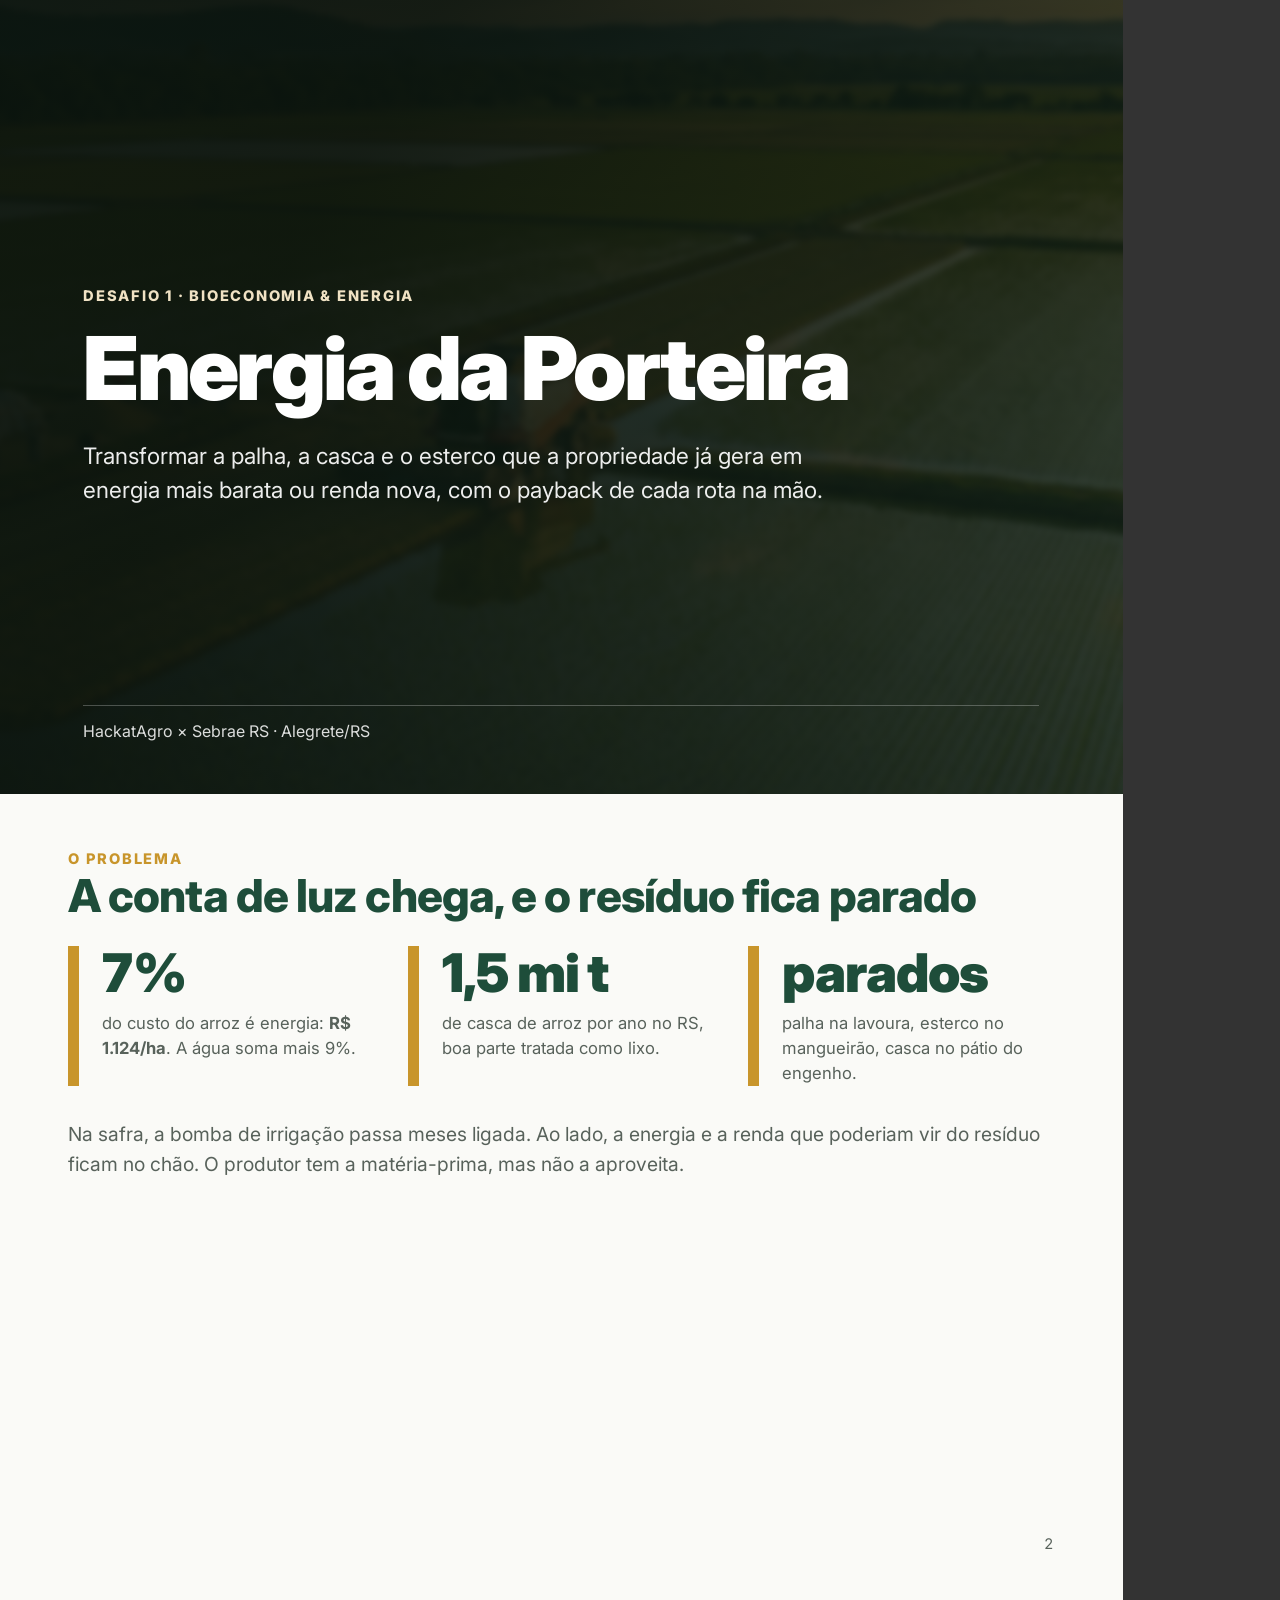
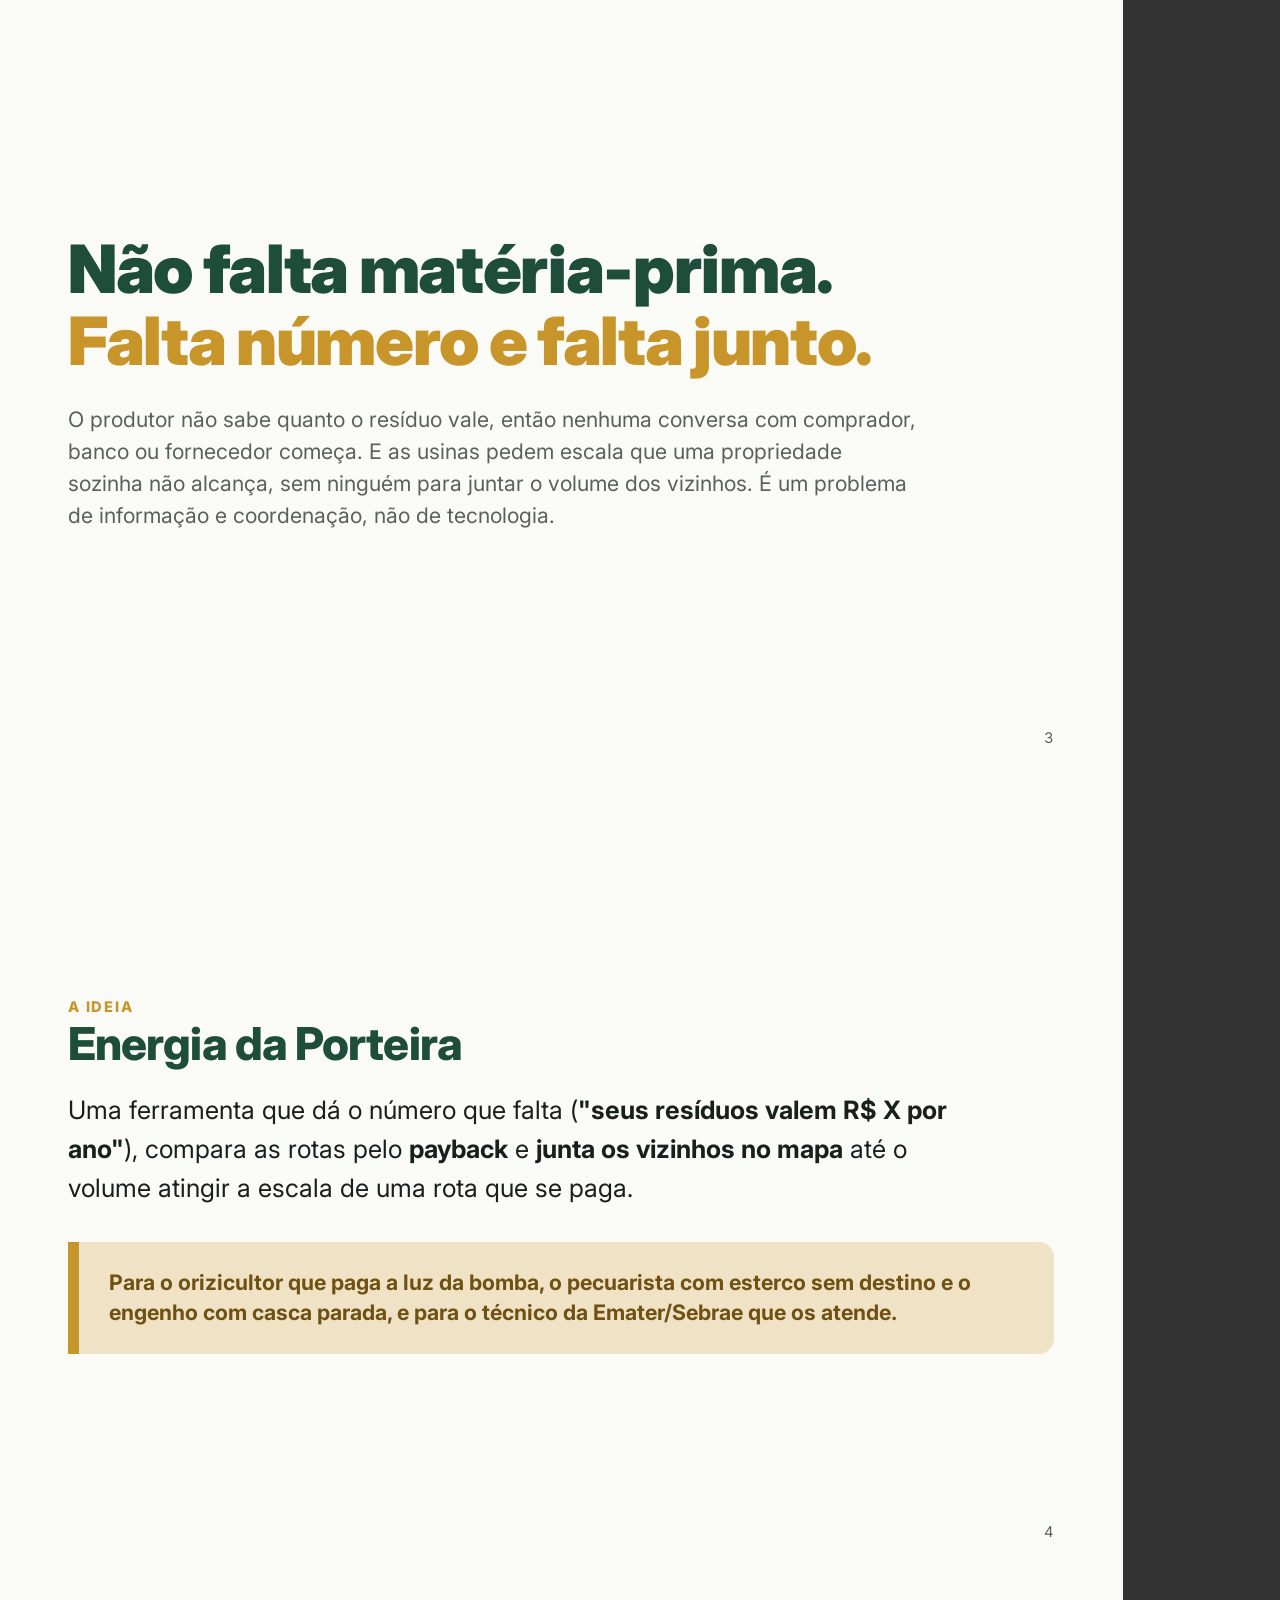
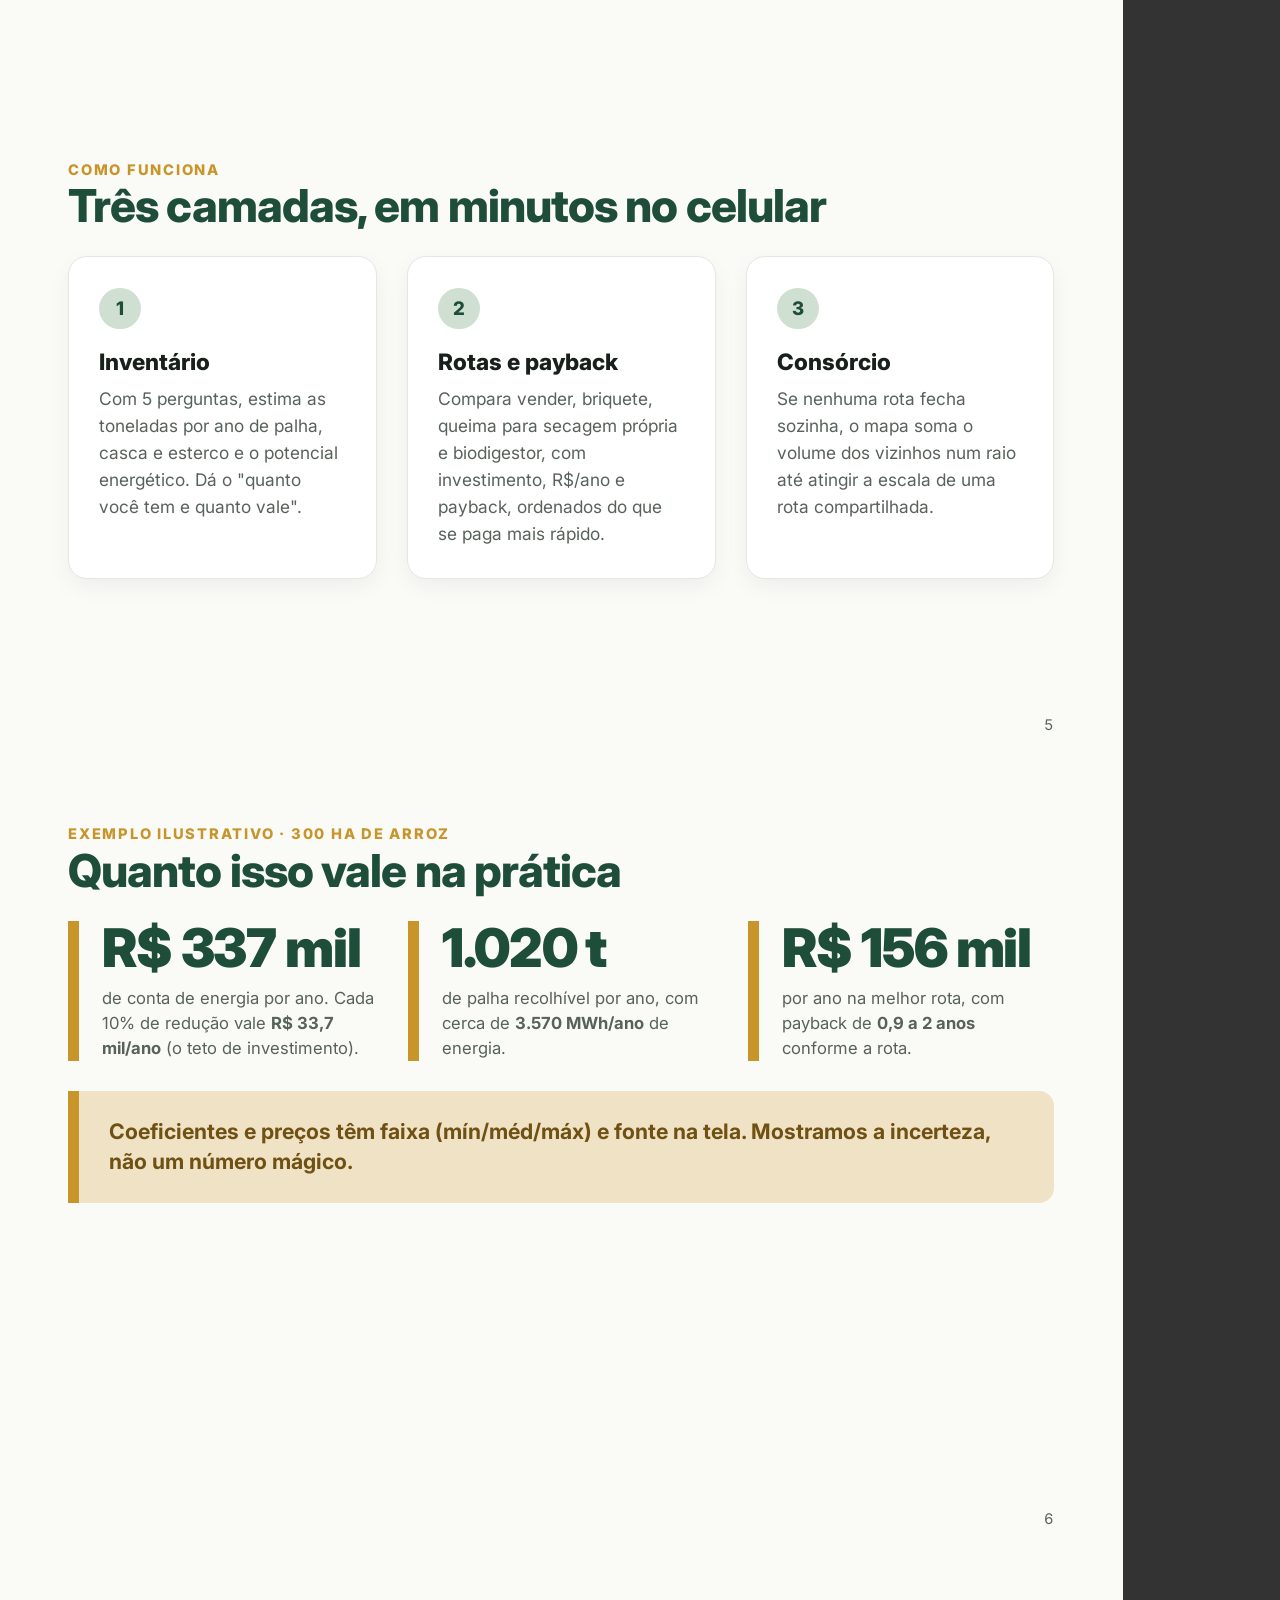
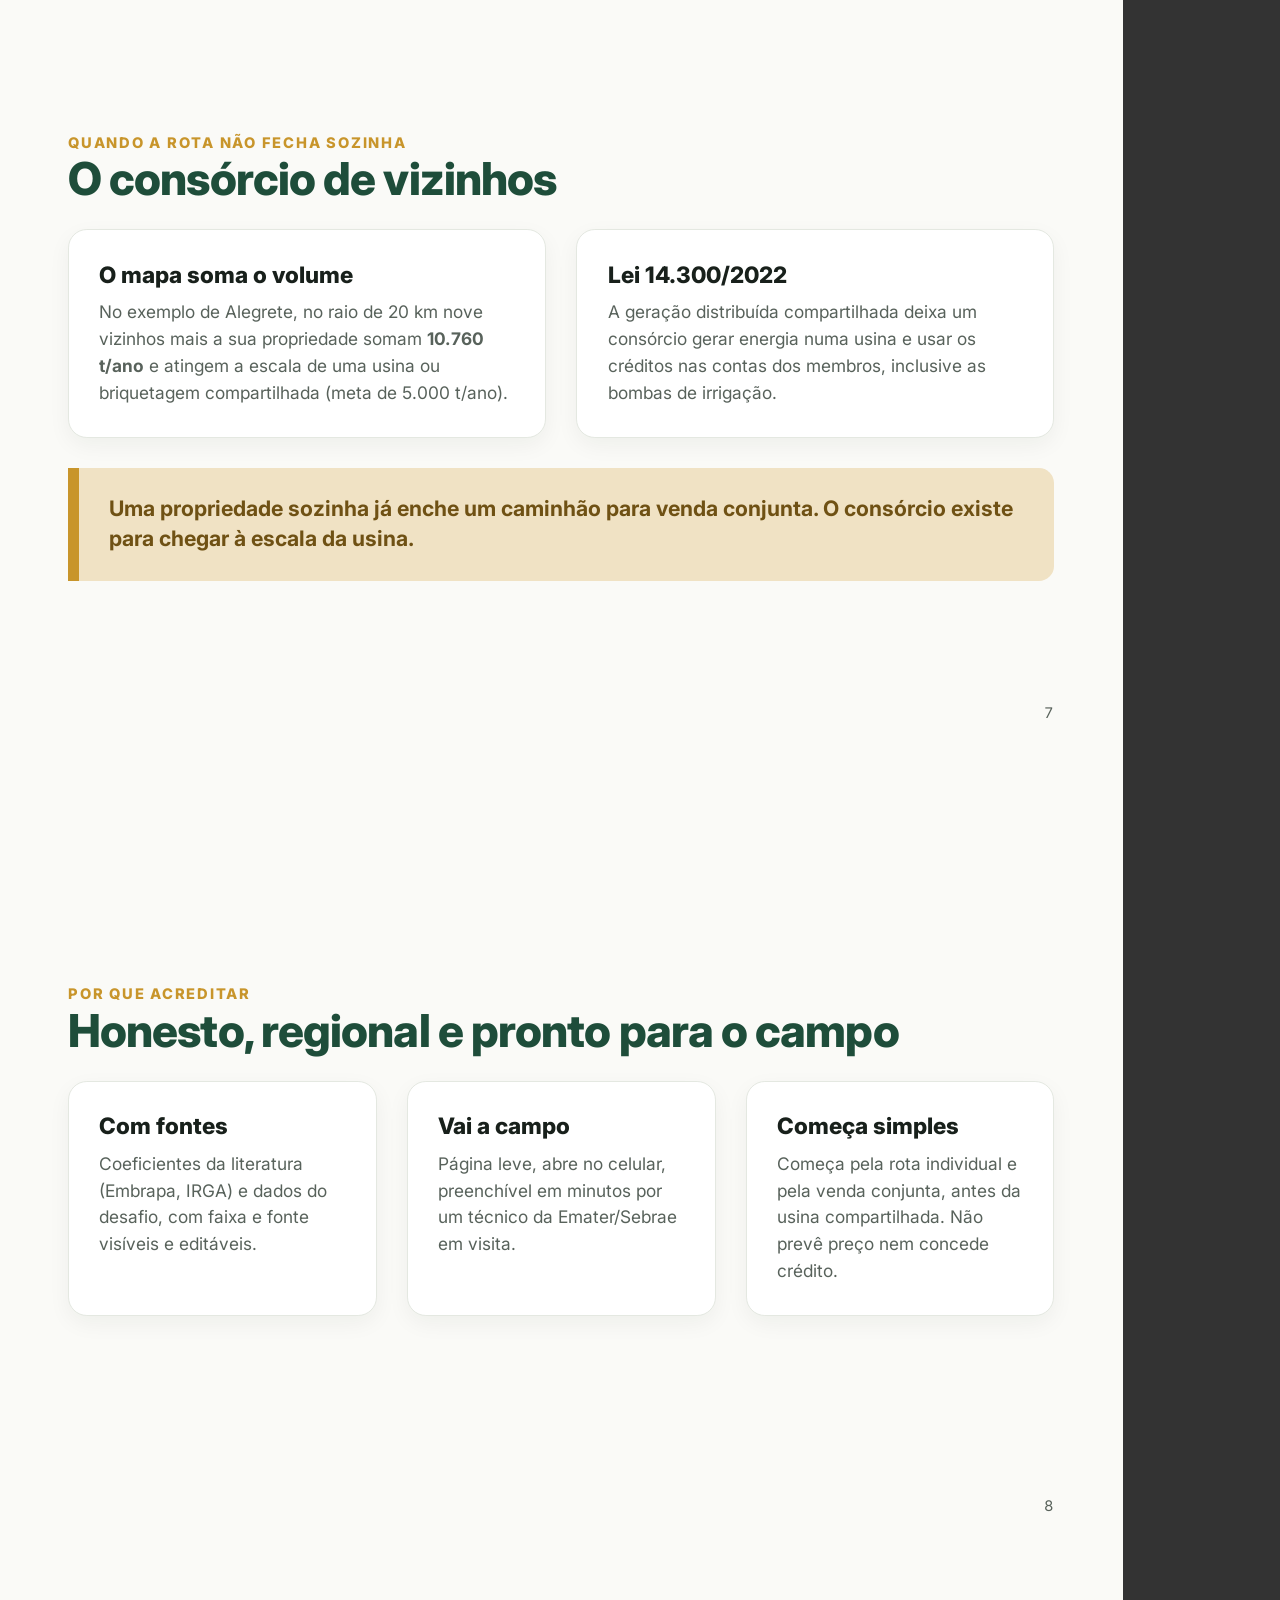
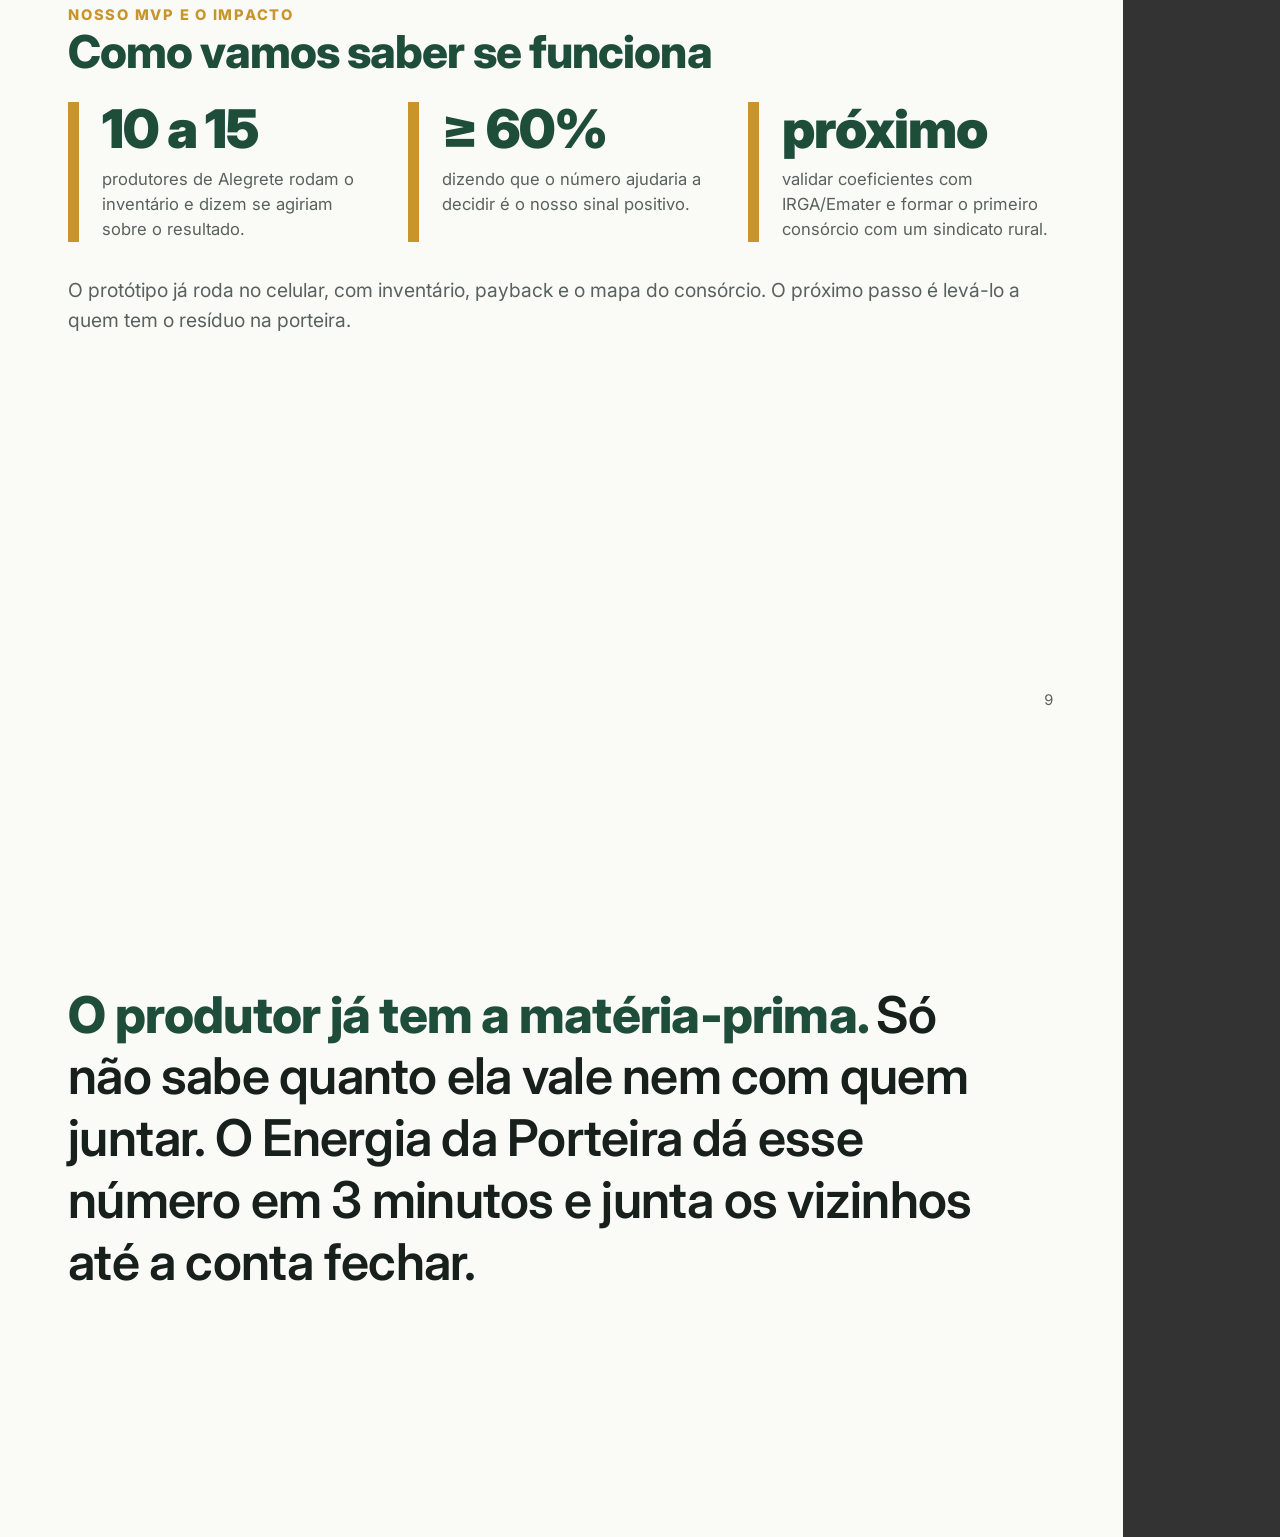
<file: Desafio 1 - Energia da Porteira/pitch.html>
<!doctype html>
<html lang="pt-BR">
<head>
<meta charset="utf-8">
<title>Energia da Porteira — Pitch</title>
<style>
  @import url('https://fonts.googleapis.com/css2?family=Inter:wght@400;500;600;700;800;900&display=swap');
  :root{
    --lavoura:#1E4D3A; --lavoura2:#163b2c; --lavoura-claro:#CFE0D3;
    --casca:#C8952B; --casca-claro:#F0E2C4; --barro:#9A3F24;
    --papel:#FAFAF7; --tinta:#18201B; --suave:#58625B; --nevoa:#E4E8E1; --branco:#fff;
    --fonte:Inter,system-ui,'Segoe UI',sans-serif;
  }
  *{box-sizing:border-box; margin:0; padding:0;}
  @page{ size:A4 landscape; margin:0; }
  html,body{ font-family:var(--fonte); color:var(--tinta); background:#333; }

  .slide{ position:relative; width:297mm; height:210mm; overflow:hidden; background:var(--papel);
    padding:15mm 18mm 16mm; display:flex; flex-direction:column; page-break-after:always; }
  .slide:last-child{ page-break-after:auto; }
  .slide.mid{ justify-content:center; }

  .kicker{ text-transform:uppercase; letter-spacing:.12em; font-size:11pt; font-weight:800; color:var(--casca); }
  h2{ font-size:34pt; font-weight:800; letter-spacing:-.02em; margin:1mm 0 7mm; color:var(--lavoura); line-height:1.05; }
  .lead{ font-size:14.5pt; color:var(--suave); line-height:1.55; }
  .foot{ position:absolute; right:18mm; bottom:9mm; font-size:11pt; color:var(--suave); font-variant-numeric:tabular-nums; }

  .cards{ display:grid; gap:8mm; }
  .c3{ grid-template-columns:repeat(3,1fr); }
  .c2{ grid-template-columns:repeat(2,1fr); }
  .card{ background:var(--branco); border:1px solid var(--nevoa); border-radius:5mm; padding:8mm; box-shadow:0 2mm 6mm rgba(24,32,27,.05); }
  .card .n{ display:inline-grid; place-items:center; width:11mm; height:11mm; border-radius:50%; background:var(--lavoura-claro); color:var(--lavoura); font-weight:800; font-size:14pt; margin-bottom:5mm; }
  .card h3{ font-size:17pt; font-weight:800; color:var(--tinta); margin-bottom:3mm; }
  .card p{ font-size:13pt; color:var(--suave); line-height:1.55; }

  .stats{ display:grid; grid-template-columns:repeat(3,1fr); gap:9mm; }
  .stat{ border-left:3mm solid var(--casca); padding-left:6mm; }
  .stat .big{ font-size:40pt; font-weight:900; color:var(--lavoura); letter-spacing:-.02em; line-height:1; }
  .stat .lbl{ font-size:12.5pt; color:var(--suave); margin-top:3mm; line-height:1.5; }

  .destaque{ background:var(--casca-claro); border-left:3mm solid var(--casca); border-radius:0 4mm 4mm 0;
    padding:7mm 8mm; margin-top:8mm; font-size:16pt; font-weight:700; color:#6f5114; line-height:1.4; }

  /* capa com foto */
  .capa{ padding:0; }
  .capa .bg{ position:absolute; inset:0; background:var(--lavoura); }
  .capa .bg img{ width:100%; height:100%; object-fit:cover; filter:blur(3px); transform:scale(1.06); opacity:.55; }
  .capa .wash{ position:absolute; inset:0; background:linear-gradient(120deg, rgba(10,18,12,.9) 28%, rgba(10,18,12,.55) 100%); }
  .capa .in{ position:relative; z-index:2; color:#fff; height:100%; display:flex; flex-direction:column; justify-content:center; padding:0 22mm; }
  .capa .kicker{ color:var(--casca-claro); }
  .capa h1{ font-size:66pt; font-weight:900; letter-spacing:-.03em; line-height:1; margin:5mm 0 7mm; }
  .capa .sub{ font-size:17pt; color:rgba(255,255,255,.92); max-width:205mm; line-height:1.5; }
  .capa .meta{ position:absolute; z-index:2; left:22mm; right:22mm; bottom:14mm; color:rgba(255,255,255,.85);
    font-size:12pt; border-top:1px solid rgba(255,255,255,.25); padding-top:4mm; }

  .frase-slide{ justify-content:center; }
  .frase{ font-size:38pt; font-weight:800; line-height:1.22; letter-spacing:-.015em; color:var(--lavoura); max-width:250mm; }
  .frase .light{ color:var(--tinta); font-weight:600; }

  .virada{ justify-content:center; }
  .virada .big{ font-size:50pt; font-weight:900; letter-spacing:-.02em; line-height:1.08; color:var(--lavoura); }
  .virada .big .casca{ color:var(--casca); }
  .virada p{ font-size:16pt; color:var(--suave); margin-top:7mm; max-width:225mm; line-height:1.5; }
</style>
</head>
<body>

<!-- 1. CAPA -->
<section class="slide capa">
  <div class="bg"><img src="assets/hero.webp" alt=""></div>
  <div class="wash"></div>
  <div class="in">
    <p class="kicker">Desafio 1 · Bioeconomia &amp; Energia</p>
    <h1>Energia da Porteira</h1>
    <p class="sub">Transformar a palha, a casca e o esterco que a propriedade já gera em energia mais barata
      ou renda nova, com o payback de cada rota na mão.</p>
  </div>
  <div class="meta">HackatAgro × Sebrae RS · Alegrete/RS</div>
</section>

<!-- 2. O PROBLEMA -->
<section class="slide">
  <p class="kicker">O problema</p>
  <h2>A conta de luz chega, e o resíduo fica parado</h2>
  <div class="stats">
    <div class="stat"><div class="big">7%</div><div class="lbl">do custo do arroz é energia: <b>R$ 1.124/ha</b>. A água soma mais 9%.</div></div>
    <div class="stat"><div class="big">1,5 mi t</div><div class="lbl">de casca de arroz por ano no RS, boa parte tratada como lixo.</div></div>
    <div class="stat"><div class="big">parados</div><div class="lbl">palha na lavoura, esterco no mangueirão, casca no pátio do engenho.</div></div>
  </div>
  <p class="lead" style="margin-top:9mm">Na safra, a bomba de irrigação passa meses ligada. Ao lado, a energia e a
    renda que poderiam vir do resíduo ficam no chão. O produtor tem a matéria-prima, mas não a aproveita.</p>
  <div class="foot">2</div>
</section>

<!-- 3. A RAIZ -->
<section class="slide virada">
  <div class="big">Não falta matéria-prima.<br><span class="casca">Falta número e falta junto.</span></div>
  <p>O produtor não sabe quanto o resíduo vale, então nenhuma conversa com comprador, banco ou fornecedor começa.
    E as usinas pedem escala que uma propriedade sozinha não alcança, sem ninguém para juntar o volume dos vizinhos.
    É um problema de informação e coordenação, não de tecnologia.</p>
  <div class="foot">3</div>
</section>

<!-- 4. A IDEIA -->
<section class="slide mid">
  <p class="kicker">A ideia</p>
  <h2 style="margin-bottom:6mm">Energia da Porteira</h2>
  <p class="lead" style="font-size:19pt; color:var(--tinta); max-width:235mm">Uma ferramenta que dá o número que falta
    (<b>"seus resíduos valem R$ X por ano"</b>), compara as rotas pelo <b>payback</b> e <b>junta os vizinhos no mapa</b>
    até o volume atingir a escala de uma rota que se paga.</p>
  <div class="destaque" style="margin-top:9mm">Para o orizicultor que paga a luz da bomba, o pecuarista com esterco sem
    destino e o engenho com casca parada, e para o técnico da Emater/Sebrae que os atende.</div>
  <div class="foot">4</div>
</section>

<!-- 5. COMO FUNCIONA -->
<section class="slide mid">
  <p class="kicker">Como funciona</p>
  <h2>Três camadas, em minutos no celular</h2>
  <div class="cards c3">
    <div class="card"><span class="n">1</span><h3>Inventário</h3><p>Com 5 perguntas, estima as toneladas por ano de
      palha, casca e esterco e o potencial energético. Dá o "quanto você tem e quanto vale".</p></div>
    <div class="card"><span class="n">2</span><h3>Rotas e payback</h3><p>Compara vender, briquete, queima para secagem
      própria e biodigestor, com investimento, R$/ano e payback, ordenados do que se paga mais rápido.</p></div>
    <div class="card"><span class="n">3</span><h3>Consórcio</h3><p>Se nenhuma rota fecha sozinha, o mapa soma o volume
      dos vizinhos num raio até atingir a escala de uma rota compartilhada.</p></div>
  </div>
  <div class="foot">5</div>
</section>

<!-- 6. NÚMEROS -->
<section class="slide">
  <p class="kicker">Exemplo ilustrativo · 300 ha de arroz</p>
  <h2>Quanto isso vale na prática</h2>
  <div class="stats">
    <div class="stat"><div class="big">R$ 337 mil</div><div class="lbl">de conta de energia por ano. Cada 10% de redução vale <b>R$ 33,7 mil/ano</b> (o teto de investimento).</div></div>
    <div class="stat"><div class="big">1.020 t</div><div class="lbl">de palha recolhível por ano, com cerca de <b>3.570 MWh/ano</b> de energia.</div></div>
    <div class="stat"><div class="big">R$ 156 mil</div><div class="lbl">por ano na melhor rota, com payback de <b>0,9 a 2 anos</b> conforme a rota.</div></div>
  </div>
  <div class="destaque">Coeficientes e preços têm faixa (mín/méd/máx) e fonte na tela. Mostramos a incerteza, não um número mágico.</div>
  <div class="foot">6</div>
</section>

<!-- 7. CONSÓRCIO -->
<section class="slide mid">
  <p class="kicker">Quando a rota não fecha sozinha</p>
  <h2>O consórcio de vizinhos</h2>
  <div class="cards c2">
    <div class="card"><h3>O mapa soma o volume</h3><p>No exemplo de Alegrete, no raio de 20 km nove vizinhos mais a sua
      propriedade somam <b>10.760 t/ano</b> e atingem a escala de uma usina ou briquetagem compartilhada (meta de 5.000 t/ano).</p></div>
    <div class="card"><h3>Lei 14.300/2022</h3><p>A geração distribuída compartilhada deixa um consórcio gerar energia numa
      usina e usar os créditos nas contas dos membros, inclusive as bombas de irrigação.</p></div>
  </div>
  <div class="destaque">Uma propriedade sozinha já enche um caminhão para venda conjunta. O consórcio existe para chegar à escala da usina.</div>
  <div class="foot">7</div>
</section>

<!-- 8. POR QUE CONFIAR -->
<section class="slide mid">
  <p class="kicker">Por que acreditar</p>
  <h2>Honesto, regional e pronto para o campo</h2>
  <div class="cards c3">
    <div class="card"><h3>Com fontes</h3><p>Coeficientes da literatura (Embrapa, IRGA) e dados do desafio, com faixa e fonte visíveis e editáveis.</p></div>
    <div class="card"><h3>Vai a campo</h3><p>Página leve, abre no celular, preenchível em minutos por um técnico da Emater/Sebrae em visita.</p></div>
    <div class="card"><h3>Começa simples</h3><p>Começa pela rota individual e pela venda conjunta, antes da usina compartilhada. Não prevê preço nem concede crédito.</p></div>
  </div>
  <div class="foot">8</div>
</section>

<!-- 9. MVP E IMPACTO -->
<section class="slide">
  <p class="kicker">Nosso MVP e o impacto</p>
  <h2>Como vamos saber se funciona</h2>
  <div class="stats">
    <div class="stat"><div class="big">10 a 15</div><div class="lbl">produtores de Alegrete rodam o inventário e dizem se agiriam sobre o resultado.</div></div>
    <div class="stat"><div class="big">≥ 60%</div><div class="lbl">dizendo que o número ajudaria a decidir é o nosso sinal positivo.</div></div>
    <div class="stat"><div class="big">próximo</div><div class="lbl">validar coeficientes com IRGA/Emater e formar o primeiro consórcio com um sindicato rural.</div></div>
  </div>
  <p class="lead" style="margin-top:9mm">O protótipo já roda no celular, com inventário, payback e o mapa do consórcio.
    O próximo passo é levá-lo a quem tem o resíduo na porteira.</p>
  <div class="foot">9</div>
</section>

<!-- 10. FRASE -->
<section class="slide frase-slide">
  <p class="frase">O produtor já tem a matéria-prima. <span class="light">Só não sabe quanto ela vale nem com quem juntar.
    O Energia da Porteira dá esse número em 3 minutos e junta os vizinhos até a conta fechar.</span></p>
</section>

</body>
</html>
</file>
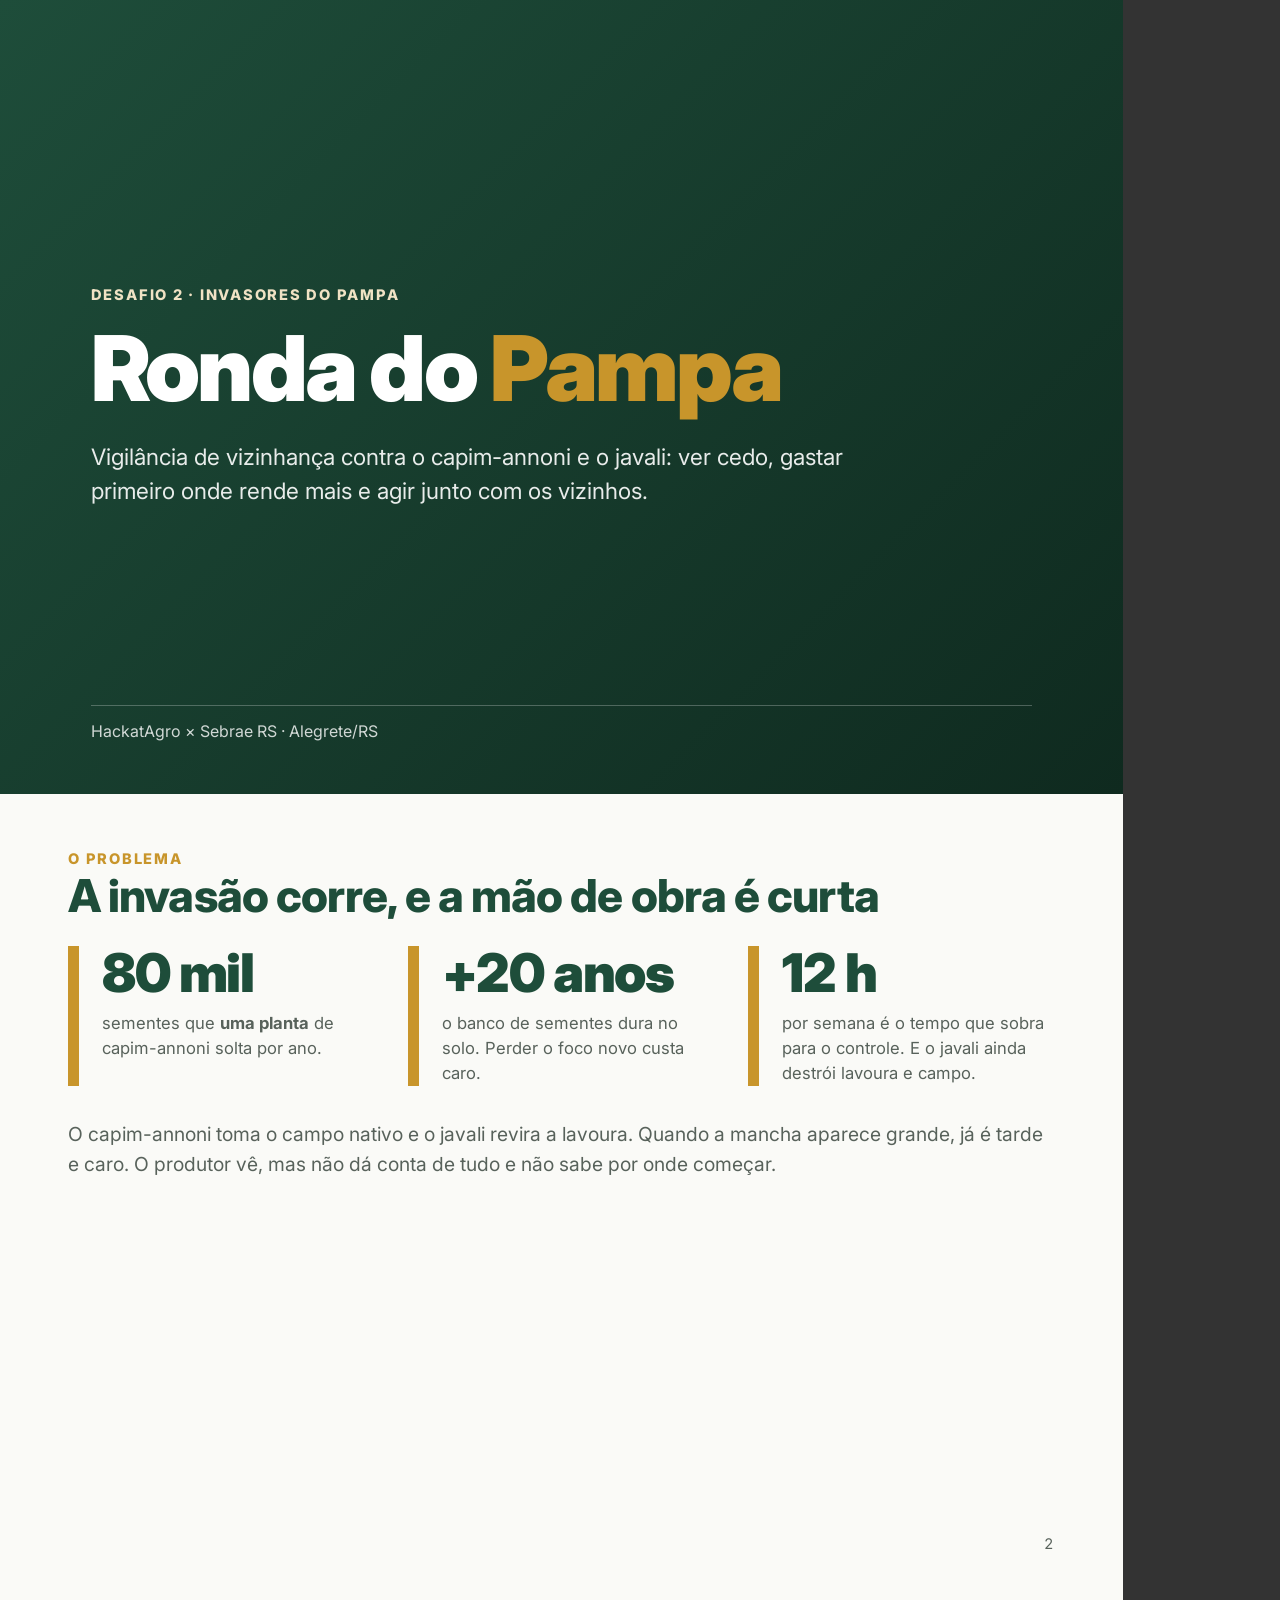
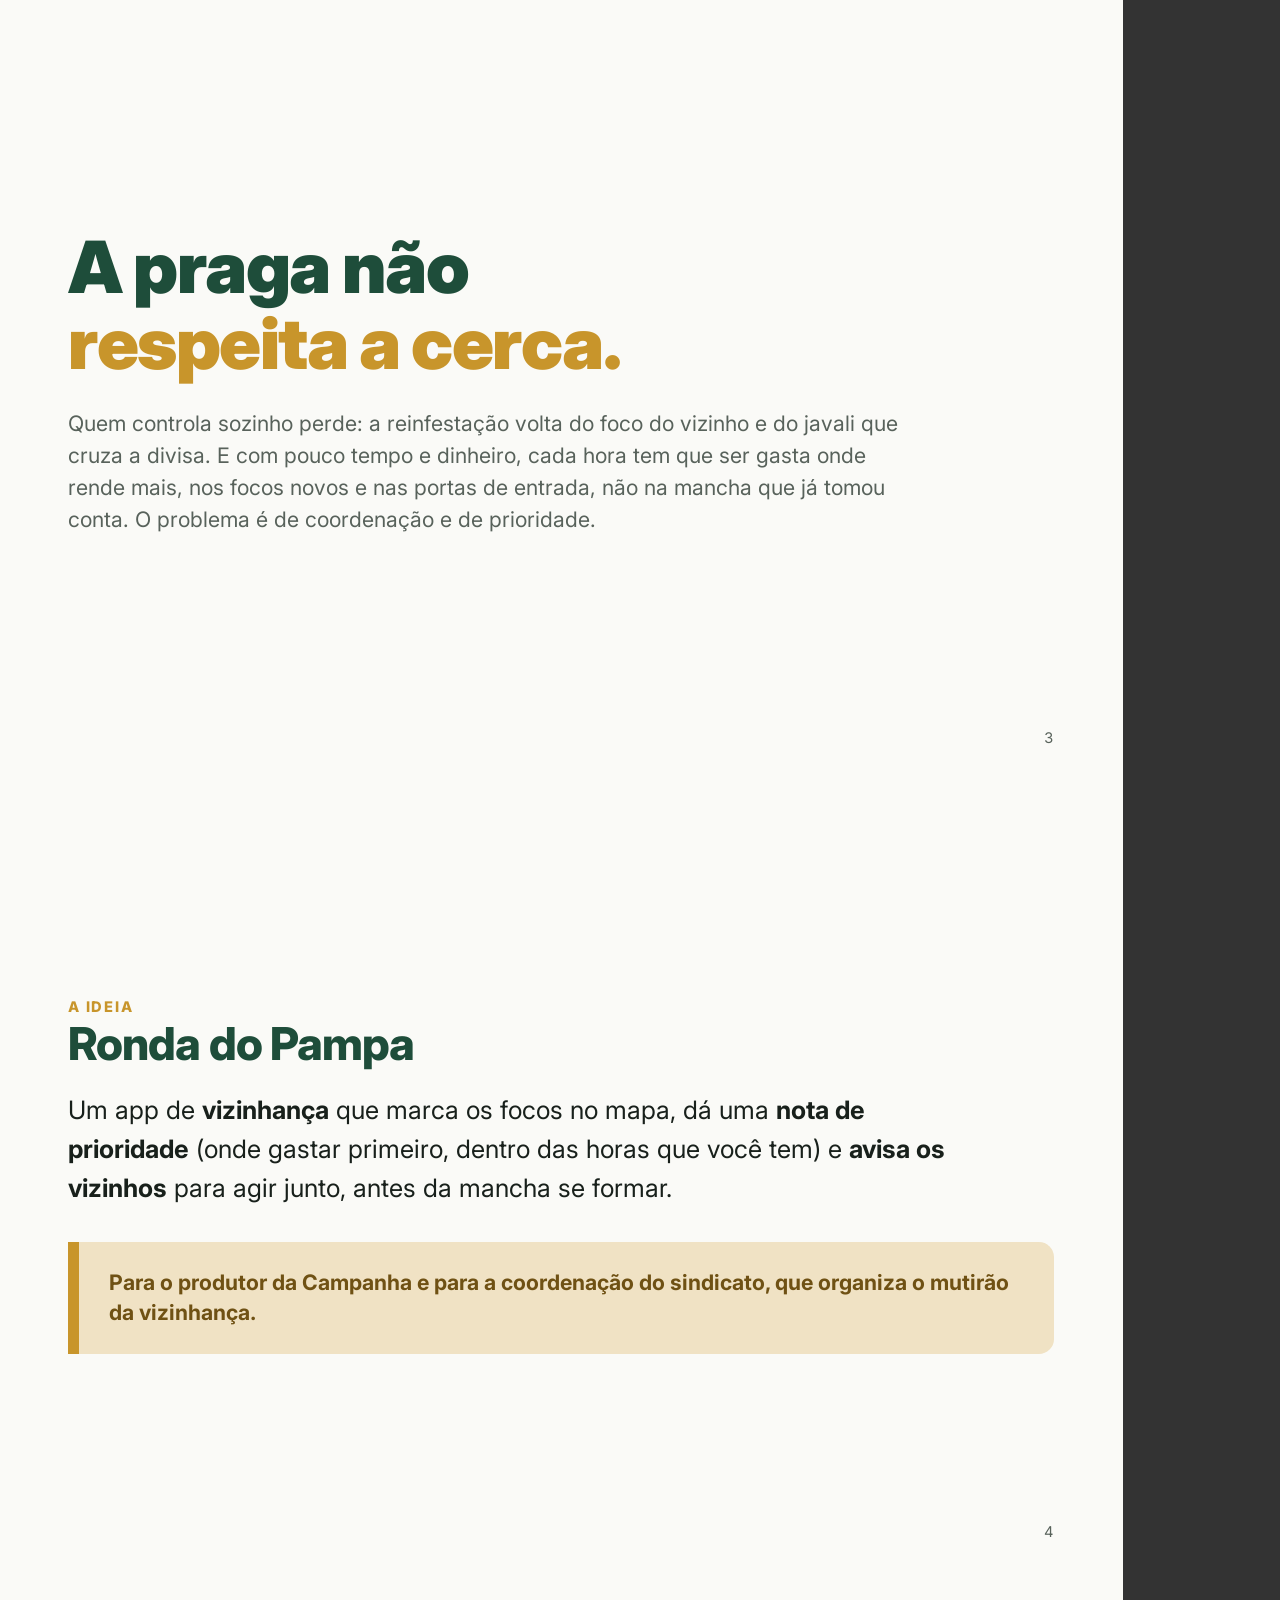
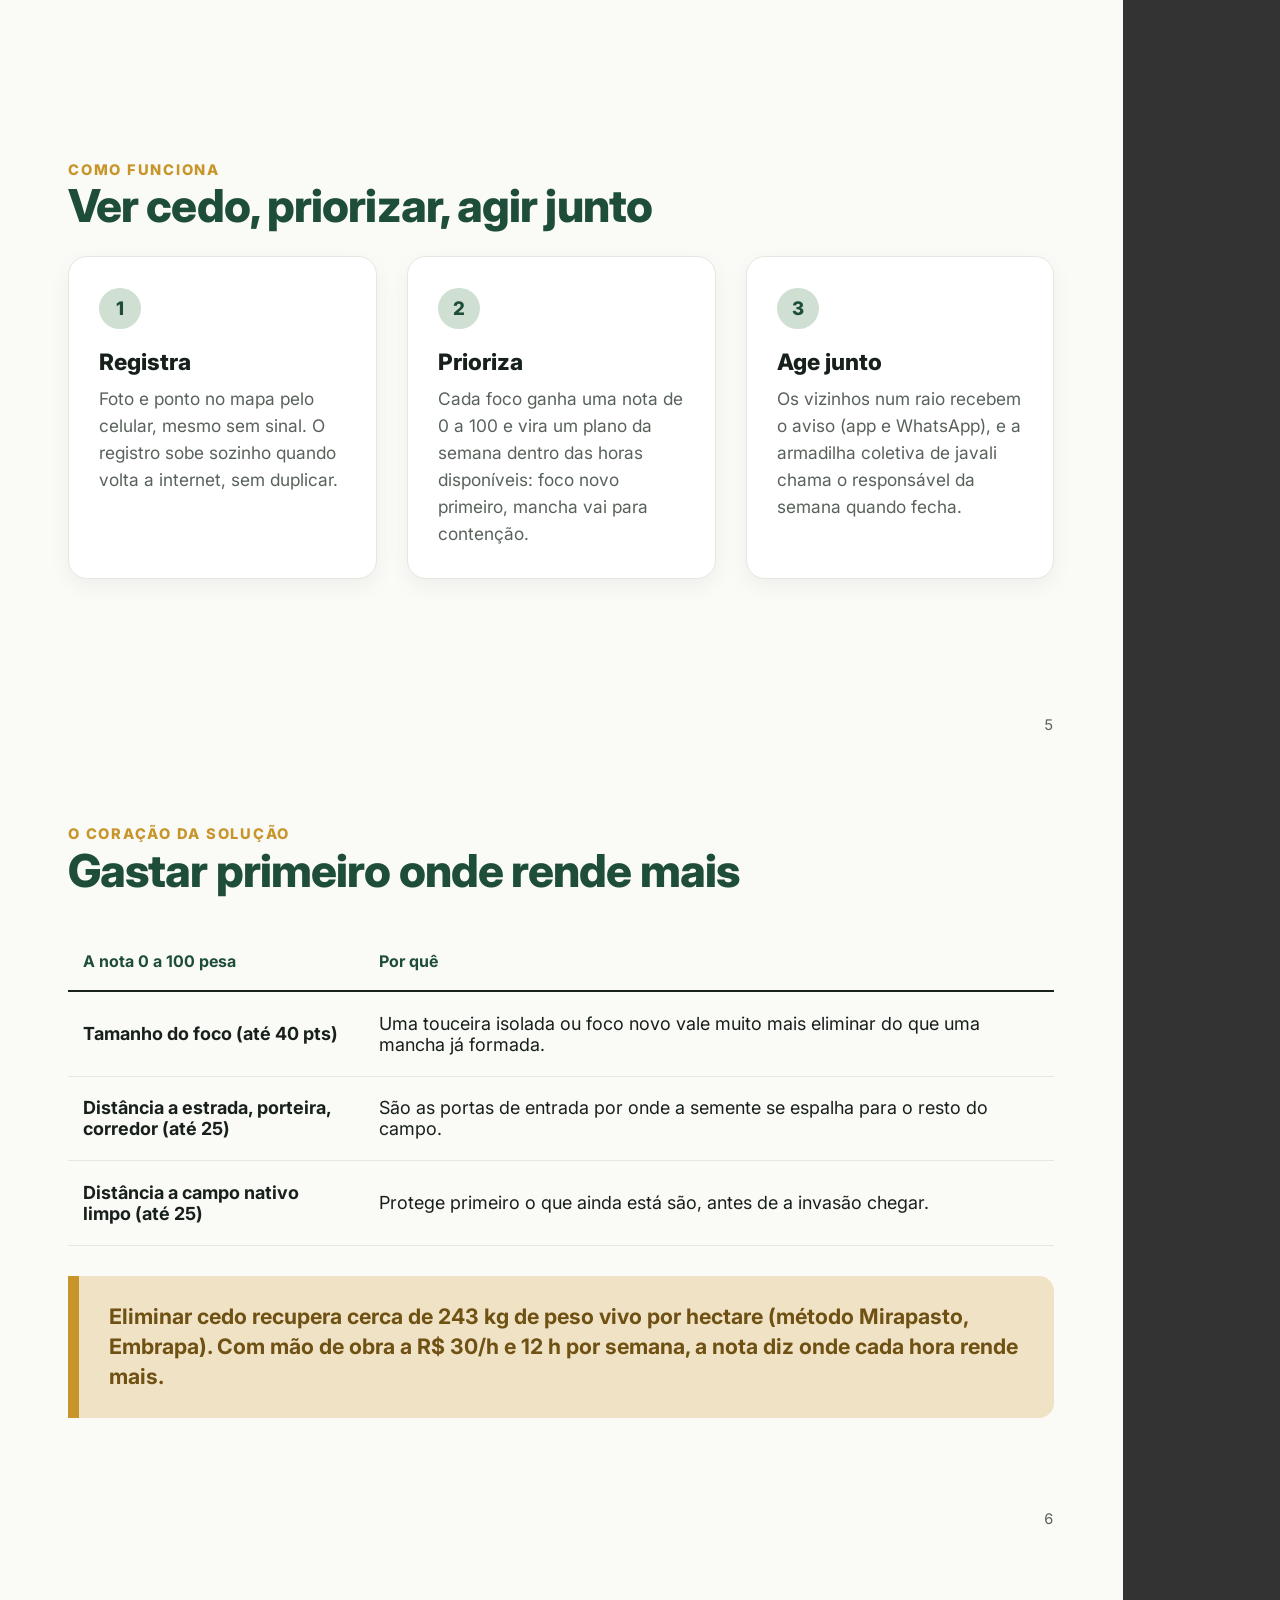
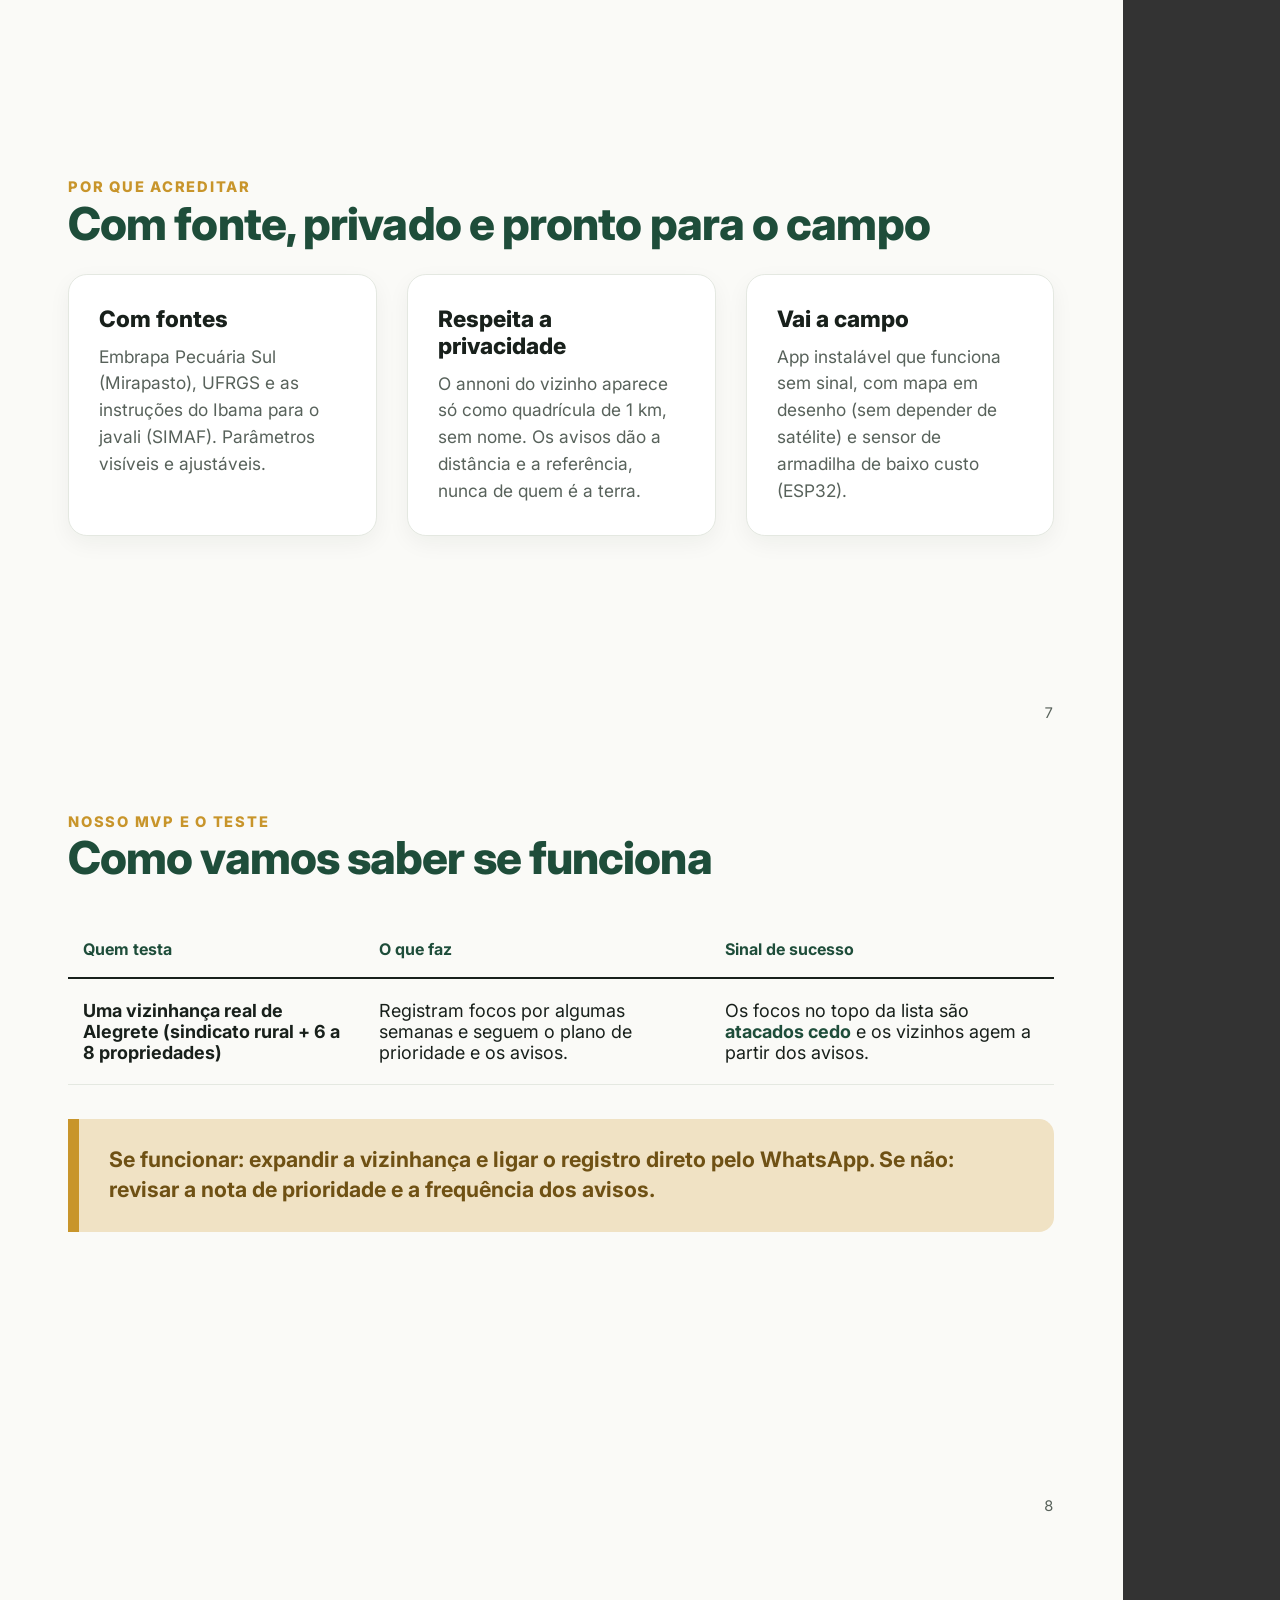
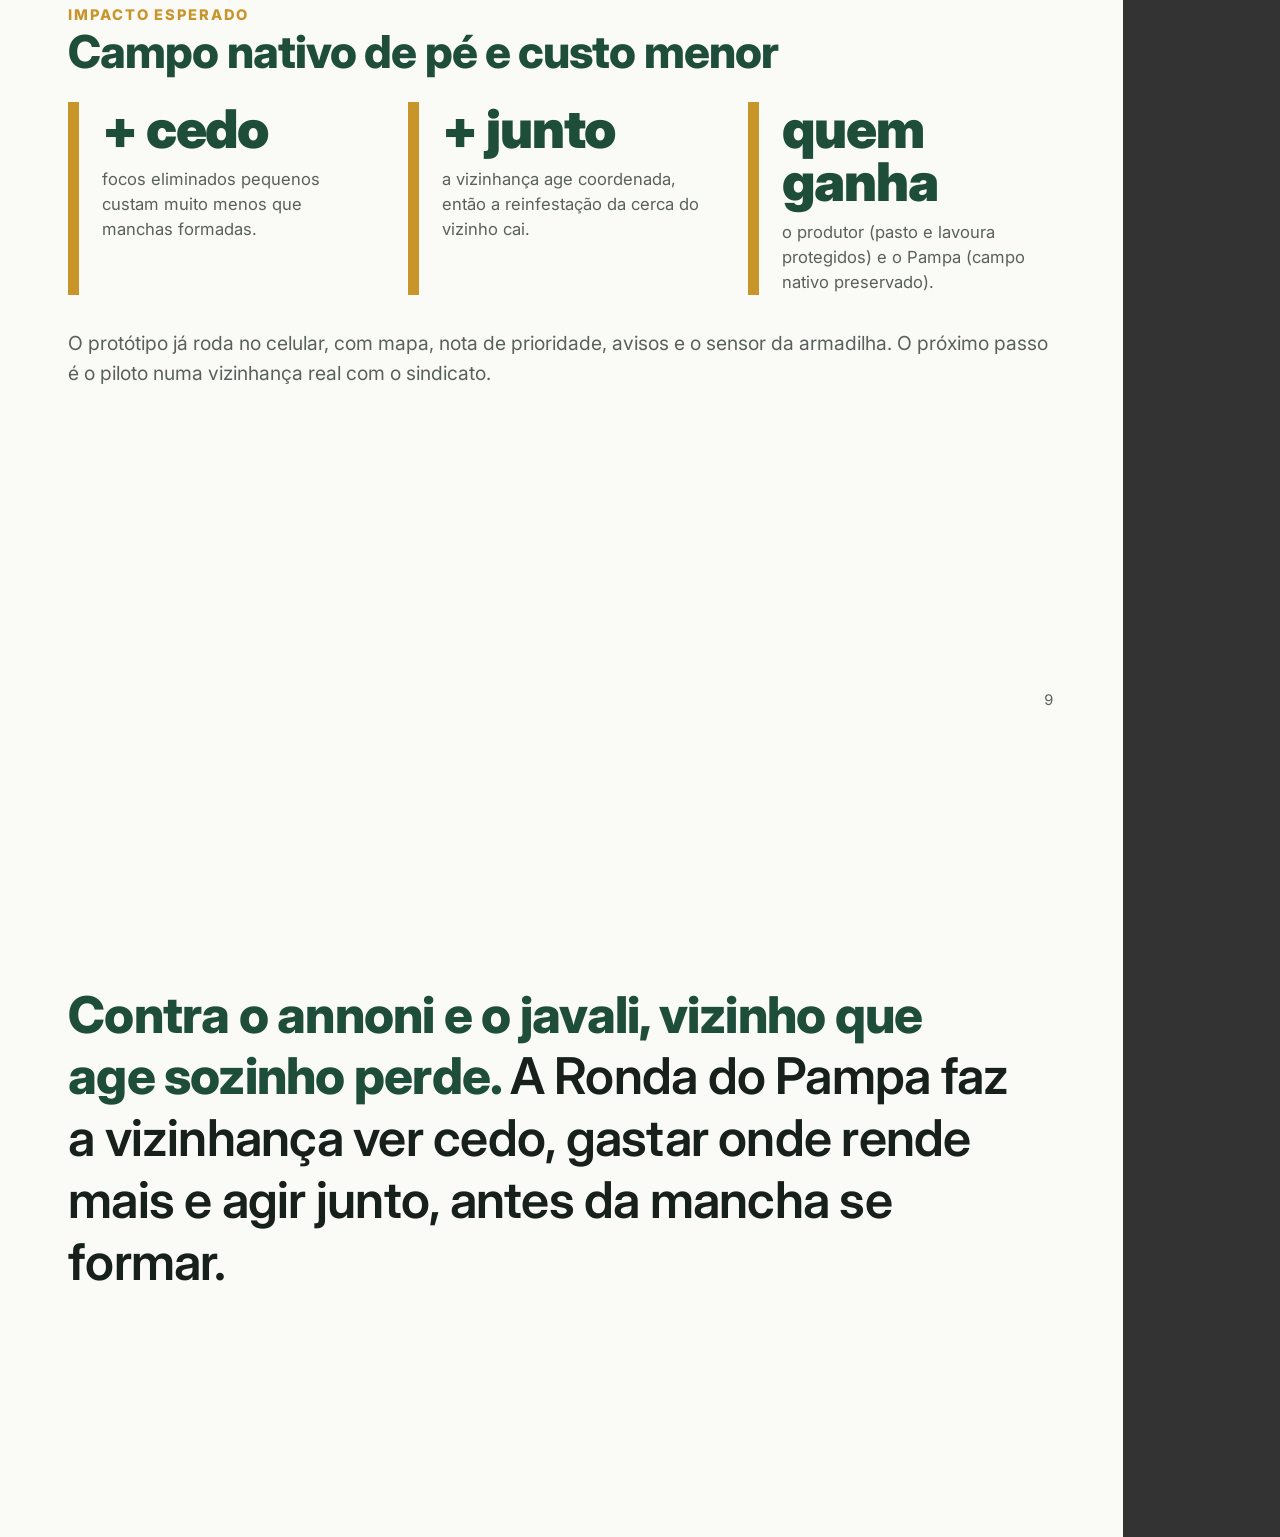
<file: Desafio 2 - Invasores do Pampa/pitch.html>
<!doctype html>
<html lang="pt-BR">
<head>
<meta charset="utf-8">
<title>Ronda do Pampa — Pitch</title>
<style>
  @import url('https://fonts.googleapis.com/css2?family=Inter:wght@400;500;600;700;800;900&display=swap');
  :root{
    --lavoura:#1E4D3A; --lavoura2:#0f2a1f; --lavoura-claro:#CFE0D3;
    --casca:#C8952B; --casca-claro:#F0E2C4; --barro:#9A3F24;
    --papel:#FAFAF7; --tinta:#18201B; --suave:#58625B; --nevoa:#E4E8E1; --branco:#fff;
    --fonte:Inter,system-ui,'Segoe UI',sans-serif;
  }
  *{box-sizing:border-box; margin:0; padding:0;}
  @page{ size:A4 landscape; margin:0; }
  html,body{ font-family:var(--fonte); color:var(--tinta); background:#333; }

  .slide{ position:relative; width:297mm; height:210mm; overflow:hidden; background:var(--papel);
    padding:15mm 18mm 16mm; display:flex; flex-direction:column; page-break-after:always; }
  .slide:last-child{ page-break-after:auto; }
  .slide.mid{ justify-content:center; }

  .kicker{ text-transform:uppercase; letter-spacing:.12em; font-size:11pt; font-weight:800; color:var(--casca); }
  h2{ font-size:34pt; font-weight:800; letter-spacing:-.02em; margin:1mm 0 7mm; color:var(--lavoura); line-height:1.05; }
  .lead{ font-size:14.5pt; color:var(--suave); line-height:1.55; }
  .foot{ position:absolute; right:18mm; bottom:9mm; font-size:11pt; color:var(--suave); font-variant-numeric:tabular-nums; }

  .cards{ display:grid; gap:8mm; }
  .c3{ grid-template-columns:repeat(3,1fr); }
  .c2{ grid-template-columns:repeat(2,1fr); }
  .card{ background:var(--branco); border:1px solid var(--nevoa); border-radius:5mm; padding:8mm; box-shadow:0 2mm 6mm rgba(24,32,27,.05); }
  .card .n{ display:inline-grid; place-items:center; width:11mm; height:11mm; border-radius:50%; background:var(--lavoura-claro); color:var(--lavoura); font-weight:800; font-size:14pt; margin-bottom:5mm; }
  .card h3{ font-size:17pt; font-weight:800; color:var(--tinta); margin-bottom:3mm; }
  .card p{ font-size:13pt; color:var(--suave); line-height:1.55; }

  .stats{ display:grid; grid-template-columns:repeat(3,1fr); gap:9mm; }
  .stat{ border-left:3mm solid var(--casca); padding-left:6mm; }
  .stat .big{ font-size:40pt; font-weight:900; color:var(--lavoura); letter-spacing:-.02em; line-height:1; }
  .stat .lbl{ font-size:12.5pt; color:var(--suave); margin-top:3mm; line-height:1.5; }

  .destaque{ background:var(--casca-claro); border-left:3mm solid var(--casca); border-radius:0 4mm 4mm 0;
    padding:7mm 8mm; margin-top:8mm; font-size:16pt; font-weight:700; color:#6f5114; line-height:1.4; }

  table.tab{ width:100%; border-collapse:collapse; font-size:13.5pt; }
  table.tab th{ text-align:left; color:var(--lavoura); border-bottom:2px solid var(--tinta); padding:5mm 4mm; font-size:12pt; }
  table.tab td{ border-bottom:1px solid var(--nevoa); padding:5.5mm 4mm; vertical-align:middle; color:var(--tinta); }
  table.tab td:first-child{ font-weight:700; width:30%; }
  table.tab b{ color:var(--lavoura); }

  .capa{ background:linear-gradient(135deg, var(--lavoura) 0%, var(--lavoura2) 100%); padding:0; }
  .capa .in{ position:relative; z-index:2; color:#fff; height:100%; display:flex; flex-direction:column; justify-content:center; padding:0 24mm; }
  .capa .kicker{ color:var(--casca-claro); }
  .capa h1{ font-size:68pt; font-weight:900; letter-spacing:-.03em; line-height:1; margin:5mm 0 7mm; }
  .capa h1 .pt{ color:var(--casca); }
  .capa .sub{ font-size:17pt; color:rgba(255,255,255,.9); max-width:205mm; line-height:1.5; }
  .capa .meta{ position:absolute; z-index:2; left:24mm; right:24mm; bottom:14mm; color:rgba(255,255,255,.8);
    font-size:12pt; border-top:1px solid rgba(255,255,255,.25); padding-top:4mm; }

  .frase-slide{ justify-content:center; }
  .frase{ font-size:38pt; font-weight:800; line-height:1.22; letter-spacing:-.015em; color:var(--lavoura); max-width:250mm; }
  .frase .light{ color:var(--tinta); font-weight:600; }

  .virada{ justify-content:center; }
  .virada .big{ font-size:54pt; font-weight:900; letter-spacing:-.02em; line-height:1.06; color:var(--lavoura); }
  .virada .big .casca{ color:var(--casca); }
  .virada p{ font-size:16pt; color:var(--suave); margin-top:7mm; max-width:225mm; line-height:1.5; }
</style>
</head>
<body>

<!-- 1. CAPA -->
<section class="slide capa">
  <div class="in">
    <p class="kicker">Desafio 2 · Invasores do Pampa</p>
    <h1>Ronda do <span class="pt">Pampa</span></h1>
    <p class="sub">Vigilância de vizinhança contra o capim-annoni e o javali: ver cedo, gastar primeiro onde
      rende mais e agir junto com os vizinhos.</p>
  </div>
  <div class="meta">HackatAgro × Sebrae RS · Alegrete/RS</div>
</section>

<!-- 2. O PROBLEMA -->
<section class="slide">
  <p class="kicker">O problema</p>
  <h2>A invasão corre, e a mão de obra é curta</h2>
  <div class="stats">
    <div class="stat"><div class="big">80 mil</div><div class="lbl">sementes que <b>uma planta</b> de capim-annoni solta por ano.</div></div>
    <div class="stat"><div class="big">+20 anos</div><div class="lbl">o banco de sementes dura no solo. Perder o foco novo custa caro.</div></div>
    <div class="stat"><div class="big">12 h</div><div class="lbl">por semana é o tempo que sobra para o controle. E o javali ainda destrói lavoura e campo.</div></div>
  </div>
  <p class="lead" style="margin-top:9mm">O capim-annoni toma o campo nativo e o javali revira a lavoura. Quando a
    mancha aparece grande, já é tarde e caro. O produtor vê, mas não dá conta de tudo e não sabe por onde começar.</p>
  <div class="foot">2</div>
</section>

<!-- 3. A RAIZ -->
<section class="slide virada">
  <div class="big">A praga não<br><span class="casca">respeita a cerca.</span></div>
  <p>Quem controla sozinho perde: a reinfestação volta do foco do vizinho e do javali que cruza a divisa. E com pouco
    tempo e dinheiro, cada hora tem que ser gasta onde rende mais, nos focos novos e nas portas de entrada, não na
    mancha que já tomou conta. O problema é de coordenação e de prioridade.</p>
  <div class="foot">3</div>
</section>

<!-- 4. A IDEIA -->
<section class="slide mid">
  <p class="kicker">A ideia</p>
  <h2 style="margin-bottom:6mm">Ronda do Pampa</h2>
  <p class="lead" style="font-size:19pt; color:var(--tinta); max-width:235mm">Um app de <b>vizinhança</b> que marca os
    focos no mapa, dá uma <b>nota de prioridade</b> (onde gastar primeiro, dentro das horas que você tem) e <b>avisa os
    vizinhos</b> para agir junto, antes da mancha se formar.</p>
  <div class="destaque" style="margin-top:9mm">Para o produtor da Campanha e para a coordenação do sindicato, que
    organiza o mutirão da vizinhança.</div>
  <div class="foot">4</div>
</section>

<!-- 5. COMO FUNCIONA -->
<section class="slide mid">
  <p class="kicker">Como funciona</p>
  <h2>Ver cedo, priorizar, agir junto</h2>
  <div class="cards c3">
    <div class="card"><span class="n">1</span><h3>Registra</h3><p>Foto e ponto no mapa pelo celular, mesmo sem sinal.
      O registro sobe sozinho quando volta a internet, sem duplicar.</p></div>
    <div class="card"><span class="n">2</span><h3>Prioriza</h3><p>Cada foco ganha uma nota de 0 a 100 e vira um plano
      da semana dentro das horas disponíveis: foco novo primeiro, mancha vai para contenção.</p></div>
    <div class="card"><span class="n">3</span><h3>Age junto</h3><p>Os vizinhos num raio recebem o aviso (app e WhatsApp),
      e a armadilha coletiva de javali chama o responsável da semana quando fecha.</p></div>
  </div>
  <div class="foot">5</div>
</section>

<!-- 6. A PRIORIDADE -->
<section class="slide">
  <p class="kicker">O coração da solução</p>
  <h2>Gastar primeiro onde rende mais</h2>
  <table class="tab" style="margin-top:3mm">
    <thead><tr><th>A nota 0 a 100 pesa</th><th>Por quê</th></tr></thead>
    <tbody>
      <tr><td>Tamanho do foco (até 40 pts)</td><td>Uma touceira isolada ou foco novo vale muito mais eliminar do que uma mancha já formada.</td></tr>
      <tr><td>Distância a estrada, porteira, corredor (até 25)</td><td>São as portas de entrada por onde a semente se espalha para o resto do campo.</td></tr>
      <tr><td>Distância a campo nativo limpo (até 25)</td><td>Protege primeiro o que ainda está são, antes de a invasão chegar.</td></tr>
    </tbody>
  </table>
  <div class="destaque" style="margin-top:8mm">Eliminar cedo recupera cerca de <b>243 kg de peso vivo por hectare</b>
    (método Mirapasto, Embrapa). Com mão de obra a R$ 30/h e 12 h por semana, a nota diz onde cada hora rende mais.</div>
  <div class="foot">6</div>
</section>

<!-- 7. POR QUE CONFIAR -->
<section class="slide mid">
  <p class="kicker">Por que acreditar</p>
  <h2>Com fonte, privado e pronto para o campo</h2>
  <div class="cards c3">
    <div class="card"><h3>Com fontes</h3><p>Embrapa Pecuária Sul (Mirapasto), UFRGS e as instruções do Ibama para o
      javali (SIMAF). Parâmetros visíveis e ajustáveis.</p></div>
    <div class="card"><h3>Respeita a privacidade</h3><p>O annoni do vizinho aparece só como quadrícula de 1 km, sem nome.
      Os avisos dão a distância e a referência, nunca de quem é a terra.</p></div>
    <div class="card"><h3>Vai a campo</h3><p>App instalável que funciona sem sinal, com mapa em desenho (sem depender de
      satélite) e sensor de armadilha de baixo custo (ESP32).</p></div>
  </div>
  <div class="foot">7</div>
</section>

<!-- 8. MVP E TESTE -->
<section class="slide">
  <p class="kicker">Nosso MVP e o teste</p>
  <h2>Como vamos saber se funciona</h2>
  <table class="tab" style="margin-top:3mm">
    <thead><tr><th>Quem testa</th><th>O que faz</th><th>Sinal de sucesso</th></tr></thead>
    <tbody>
      <tr><td>Uma vizinhança real de Alegrete (sindicato rural + 6 a 8 propriedades)</td>
        <td>Registram focos por algumas semanas e seguem o plano de prioridade e os avisos.</td>
        <td>Os focos no topo da lista são <b>atacados cedo</b> e os vizinhos agem a partir dos avisos.</td></tr>
    </tbody>
  </table>
  <div class="destaque" style="margin-top:9mm">Se funcionar: expandir a vizinhança e ligar o registro direto pelo
    WhatsApp. Se não: revisar a nota de prioridade e a frequência dos avisos.</div>
  <div class="foot">8</div>
</section>

<!-- 9. IMPACTO -->
<section class="slide">
  <p class="kicker">Impacto esperado</p>
  <h2>Campo nativo de pé e custo menor</h2>
  <div class="stats">
    <div class="stat"><div class="big">+ cedo</div><div class="lbl">focos eliminados pequenos custam muito menos que manchas formadas.</div></div>
    <div class="stat"><div class="big">+ junto</div><div class="lbl">a vizinhança age coordenada, então a reinfestação da cerca do vizinho cai.</div></div>
    <div class="stat"><div class="big">quem ganha</div><div class="lbl">o produtor (pasto e lavoura protegidos) e o Pampa (campo nativo preservado).</div></div>
  </div>
  <p class="lead" style="margin-top:9mm">O protótipo já roda no celular, com mapa, nota de prioridade, avisos e o sensor
    da armadilha. O próximo passo é o piloto numa vizinhança real com o sindicato.</p>
  <div class="foot">9</div>
</section>

<!-- 10. FRASE -->
<section class="slide frase-slide">
  <p class="frase">Contra o annoni e o javali, vizinho que age sozinho perde. <span class="light">A Ronda do Pampa faz
    a vizinhança ver cedo, gastar onde rende mais e agir junto, antes da mancha se formar.</span></p>
</section>

</body>
</html>
</file>
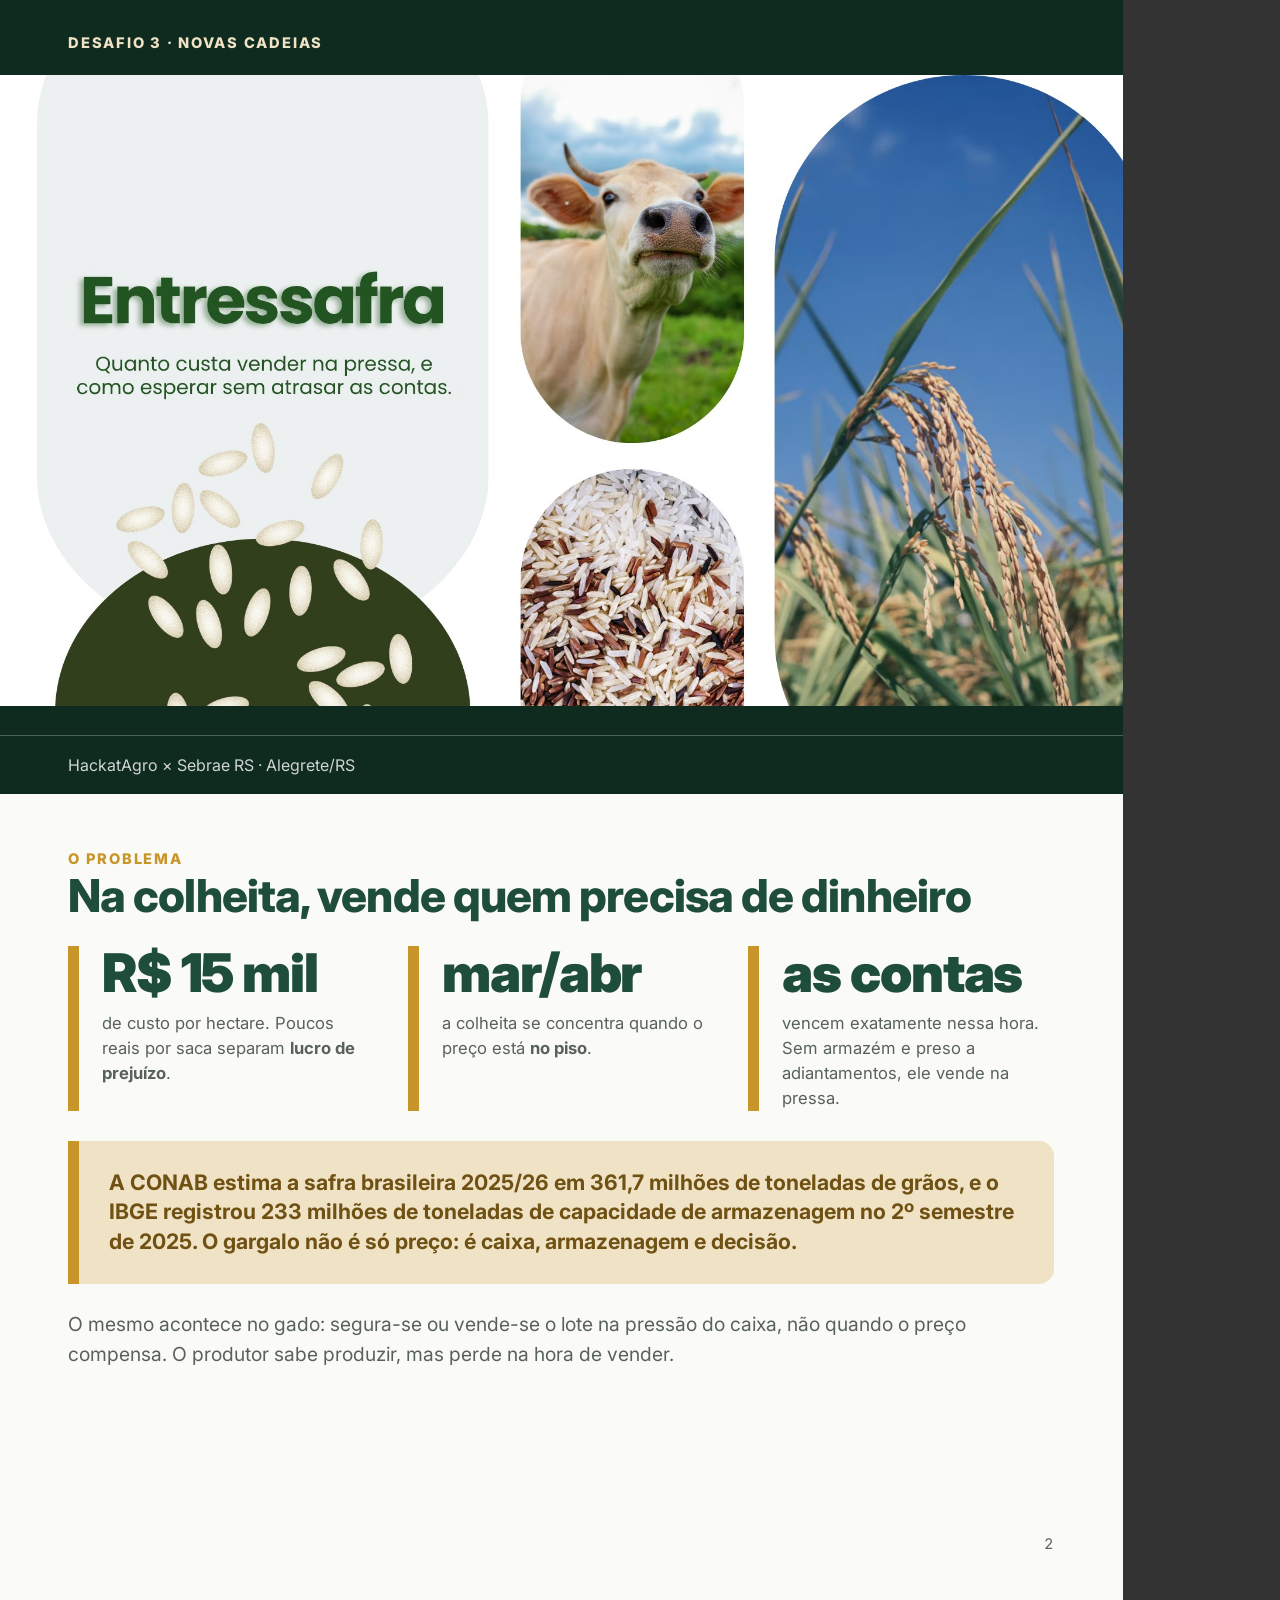
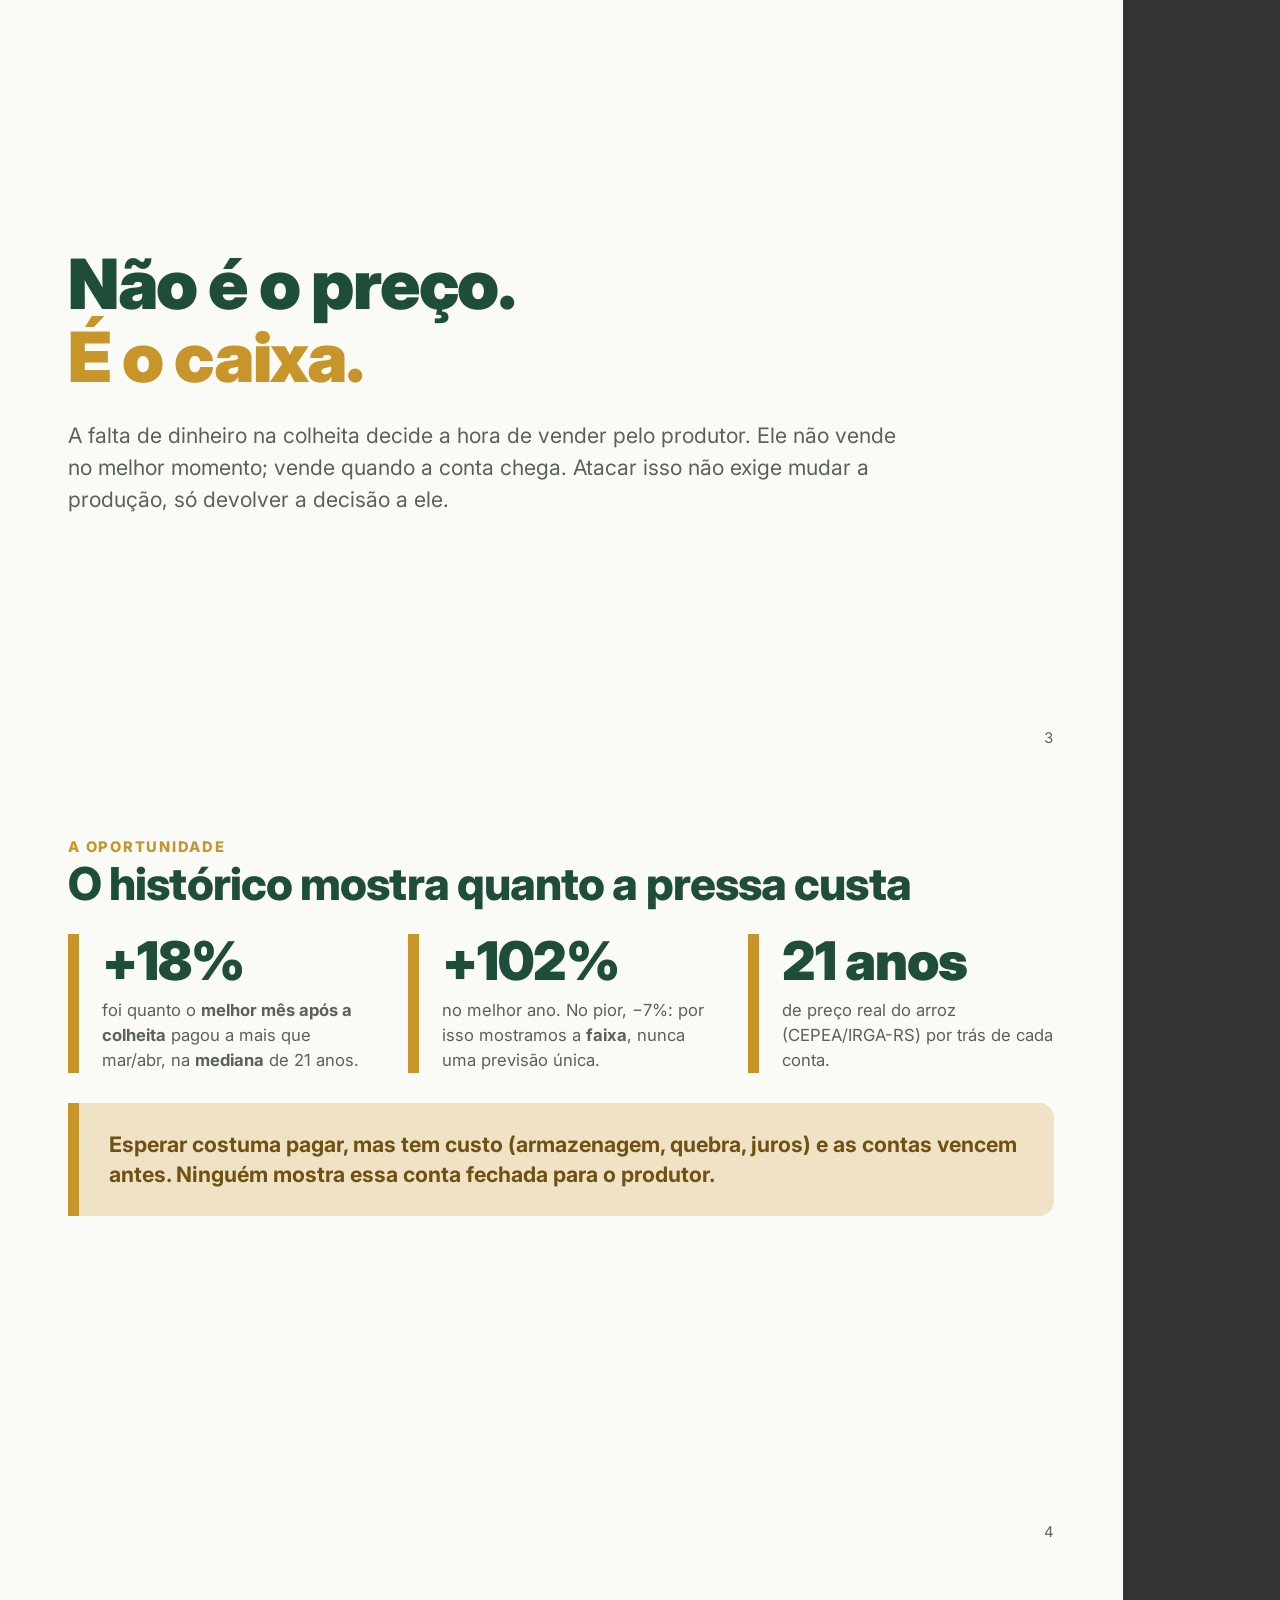
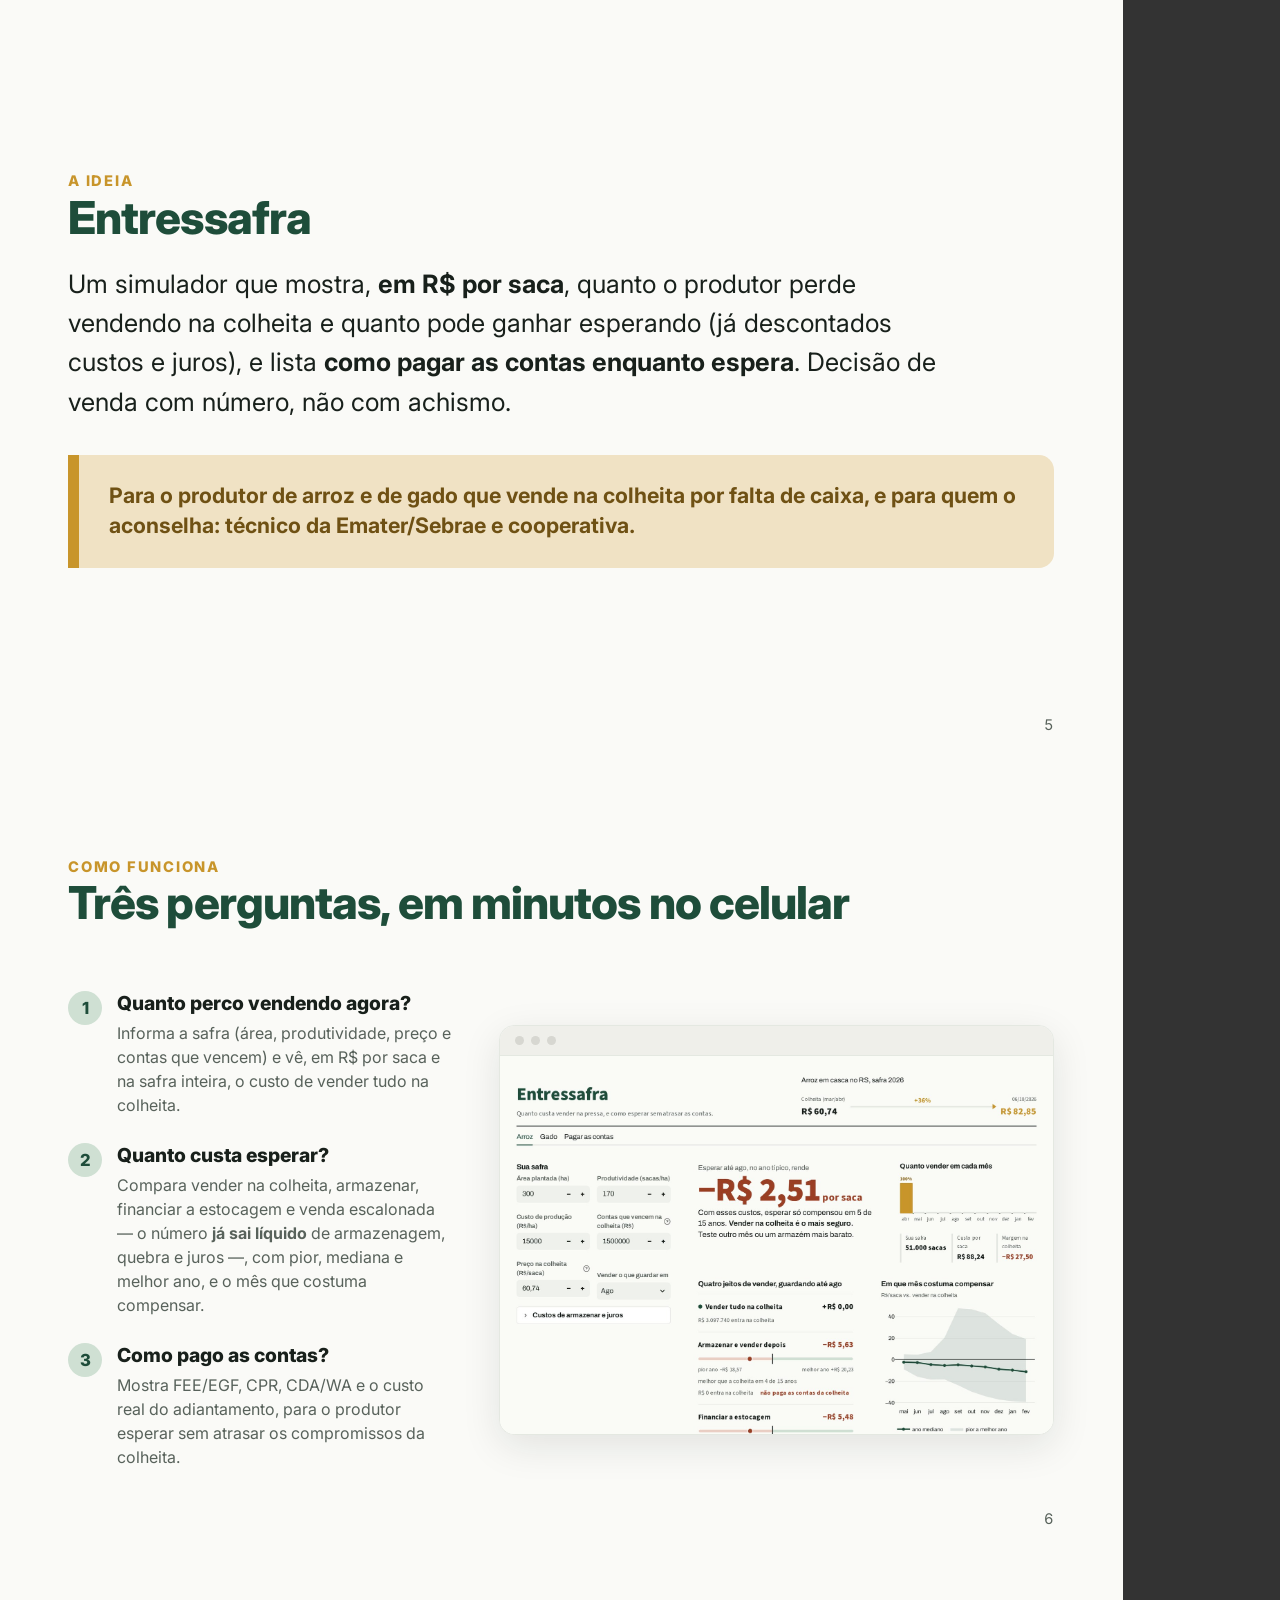
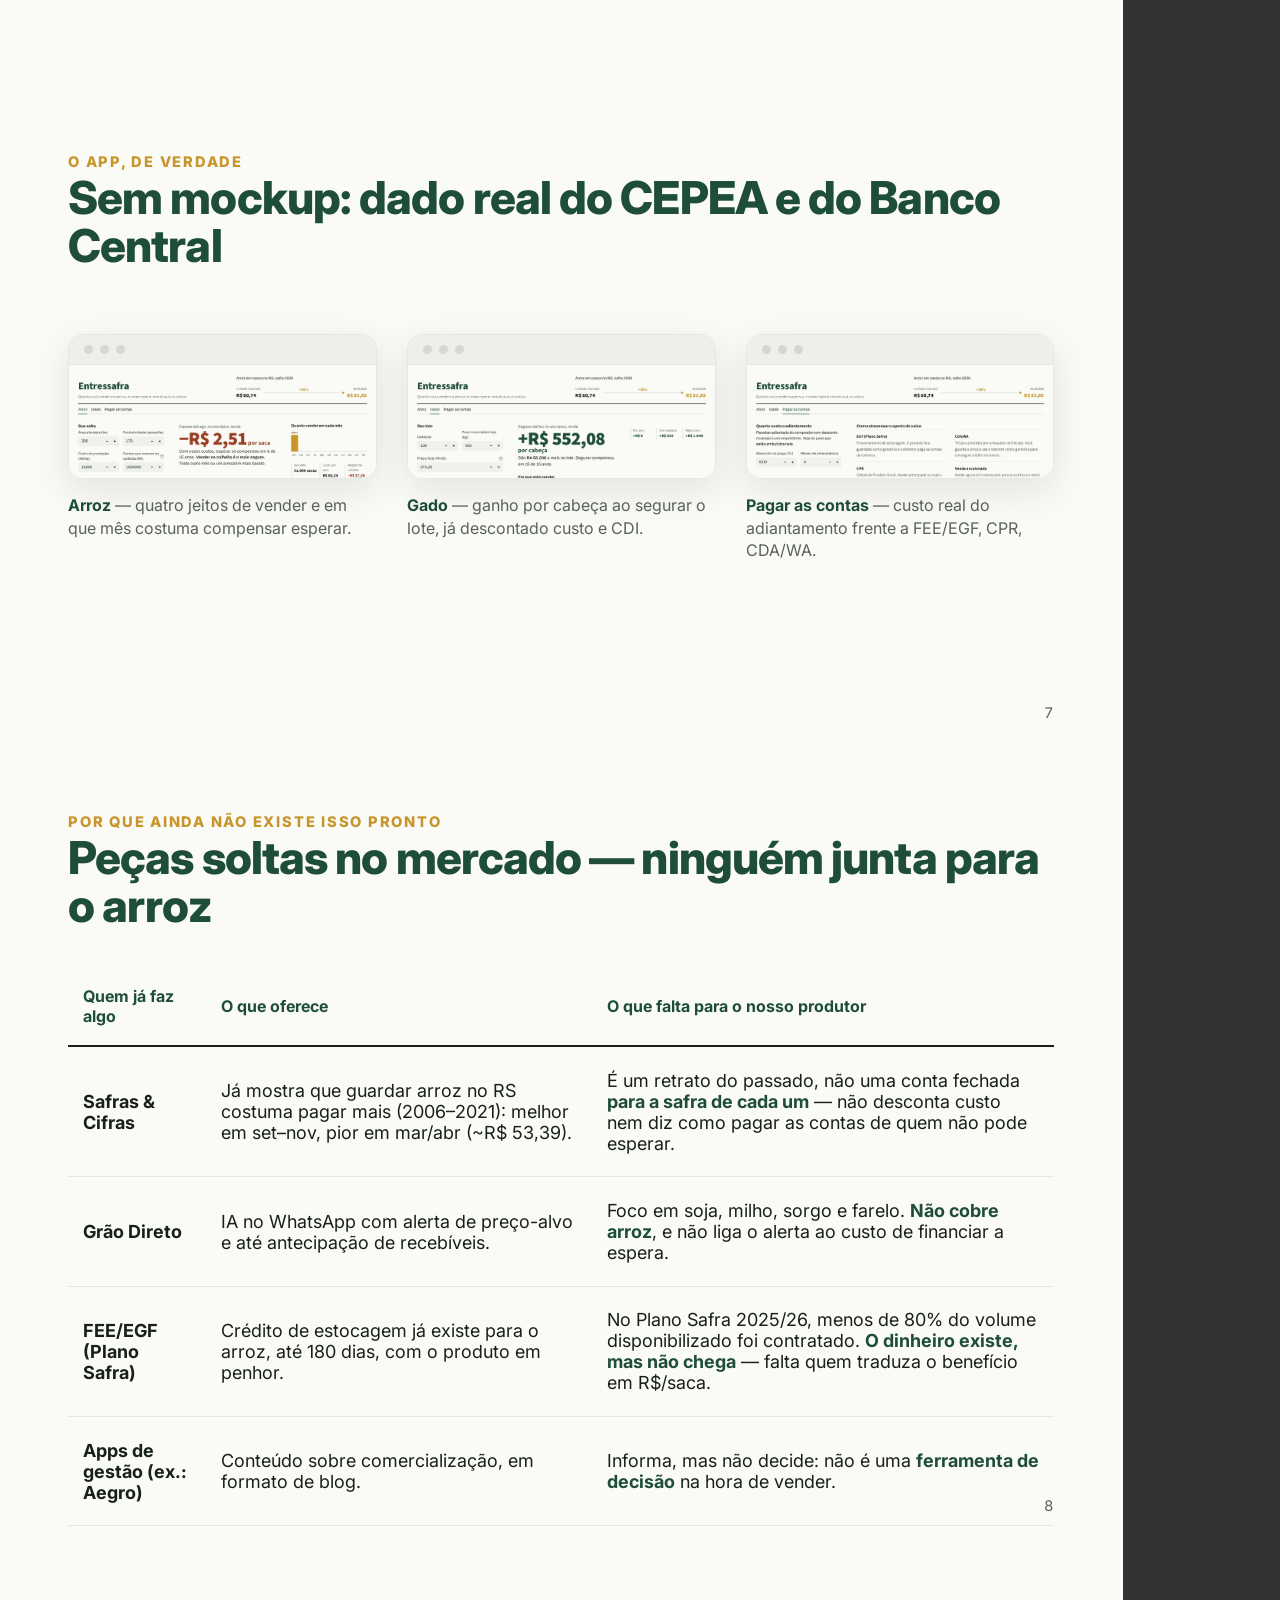
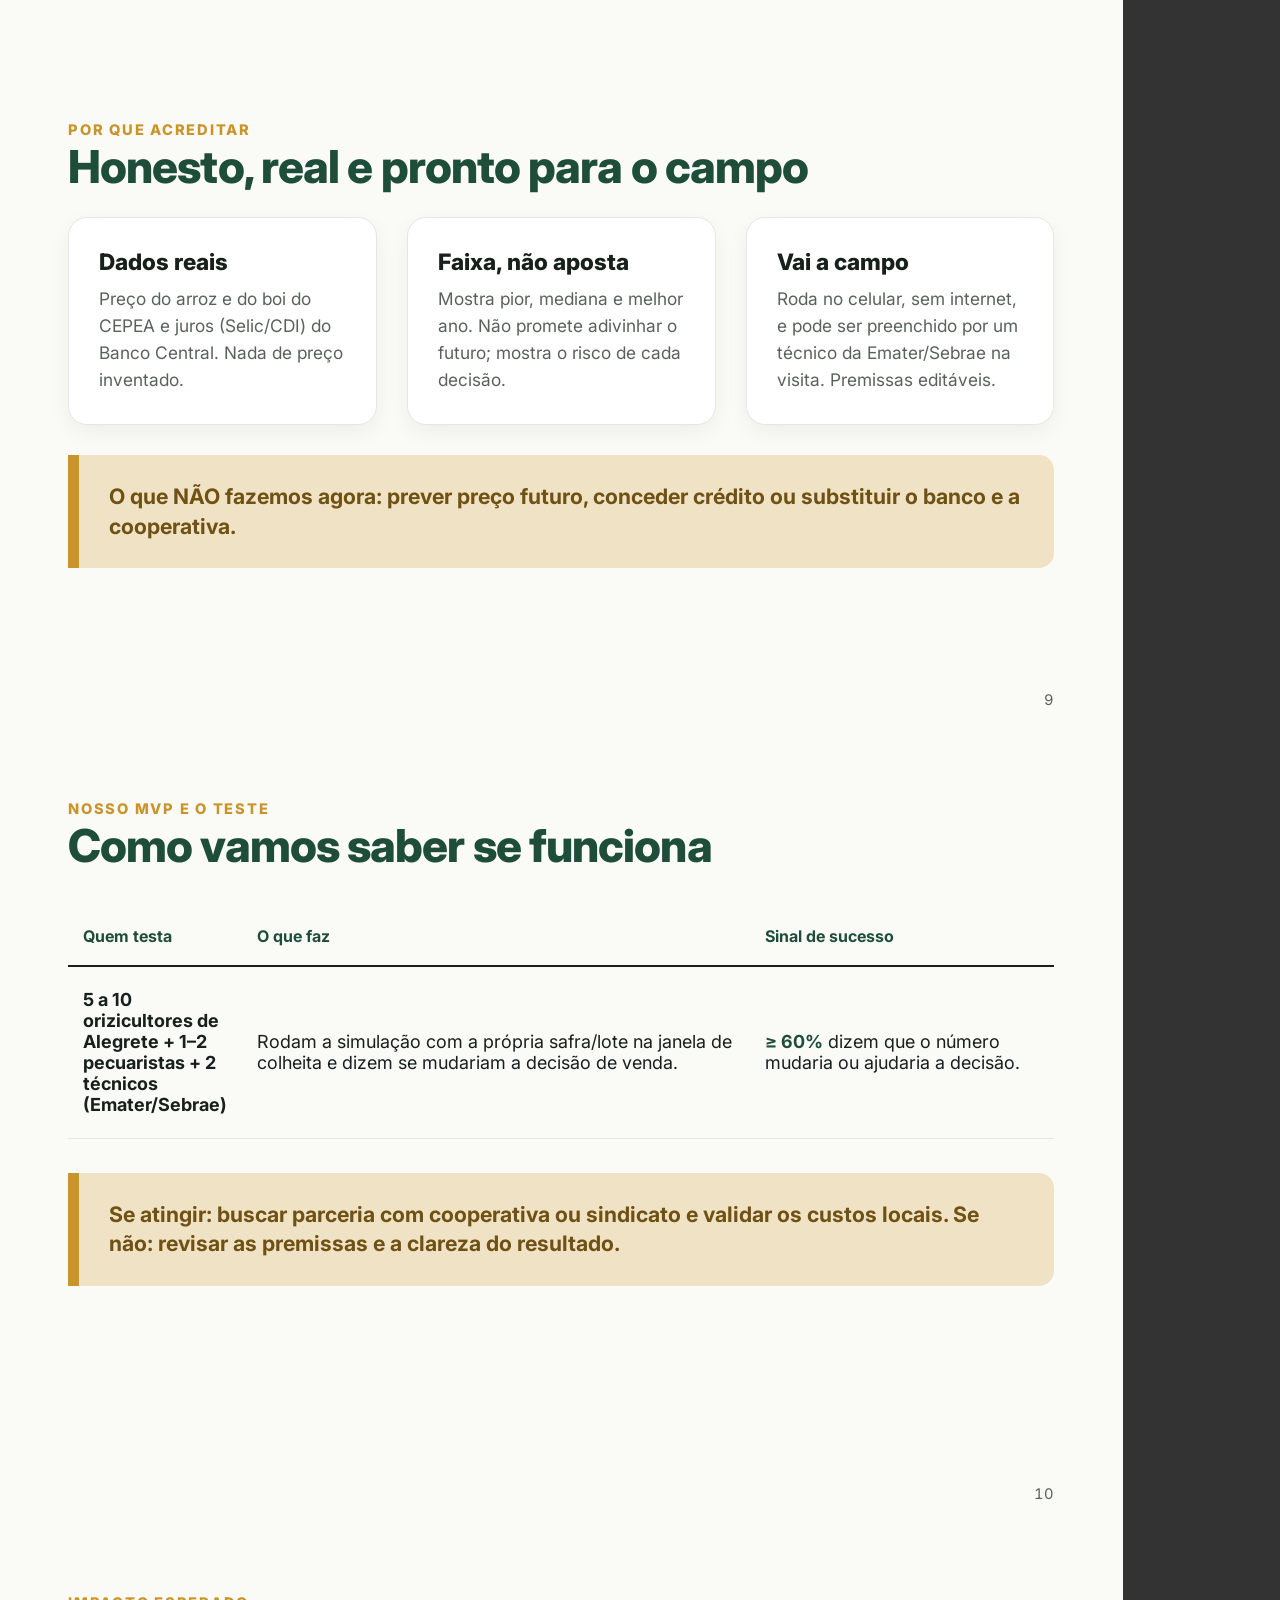
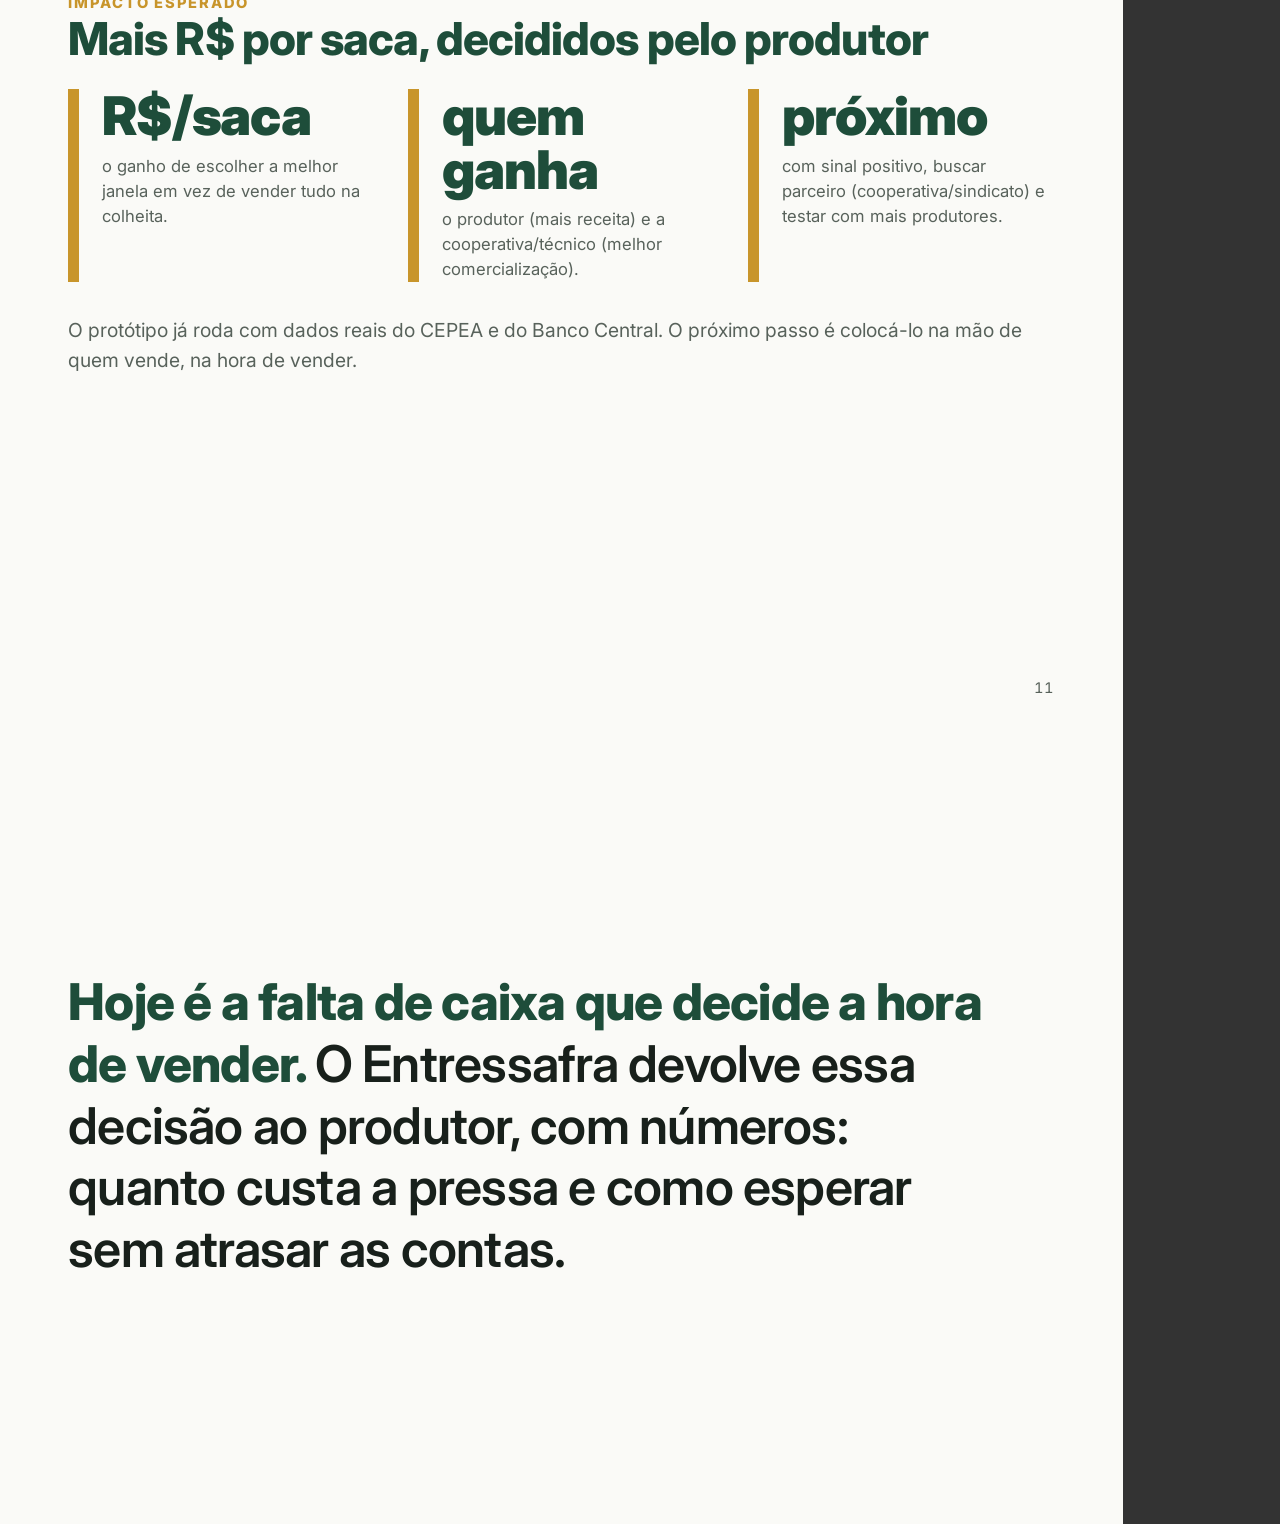
<file: Desafio 3 - Vender na Hora Certa/pitch - com imagens.html>
<!doctype html>
<html lang="pt-BR">
<head>
<meta charset="utf-8">
<title>Entressafra — Pitch</title>
<style>
  @import url('https://fonts.googleapis.com/css2?family=Inter:wght@400;500;600;700;800;900&display=swap');
  :root{
    --lavoura:#1E4D3A; --lavoura2:#0f2a1f; --lavoura-claro:#CFE0D3;
    --casca:#C8952B; --casca-claro:#F0E2C4; --barro:#9A3F24;
    --papel:#FAFAF7; --tinta:#18201B; --suave:#58625B; --nevoa:#E4E8E1; --branco:#fff;
    --fonte:Inter,system-ui,'Segoe UI',sans-serif;
  }
  *{box-sizing:border-box; margin:0; padding:0;}
  @page{ size:A4 landscape; margin:0; }
  html,body{ font-family:var(--fonte); color:var(--tinta); background:#333; }

  .slide{ position:relative; width:297mm; height:210mm; overflow:hidden; background:var(--papel);
    padding:15mm 18mm 16mm; display:flex; flex-direction:column; page-break-after:always; }
  .slide:last-child{ page-break-after:auto; }
  .slide.mid{ justify-content:center; }

  .kicker{ text-transform:uppercase; letter-spacing:.12em; font-size:11pt; font-weight:800; color:var(--casca); }
  h2{ font-size:34pt; font-weight:800; letter-spacing:-.02em; margin:1mm 0 7mm; color:var(--lavoura); line-height:1.05; }
  .lead{ font-size:14.5pt; color:var(--suave); line-height:1.55; }
  .foot{ position:absolute; right:18mm; bottom:9mm; font-size:11pt; color:var(--suave); font-variant-numeric:tabular-nums; }

  .cards{ display:grid; gap:8mm; }
  .c3{ grid-template-columns:repeat(3,1fr); }
  .c2{ grid-template-columns:repeat(2,1fr); }
  .card{ background:var(--branco); border:1px solid var(--nevoa); border-radius:5mm; padding:8mm; box-shadow:0 2mm 6mm rgba(24,32,27,.05); }
  .card .n{ display:inline-grid; place-items:center; width:11mm; height:11mm; border-radius:50%; background:var(--lavoura-claro); color:var(--lavoura); font-weight:800; font-size:14pt; margin-bottom:5mm; }
  .card h3{ font-size:17pt; font-weight:800; color:var(--tinta); margin-bottom:3mm; }
  .card p{ font-size:13pt; color:var(--suave); line-height:1.55; }

  .stats{ display:grid; grid-template-columns:repeat(3,1fr); gap:9mm; }
  .stat{ border-left:3mm solid var(--casca); padding-left:6mm; }
  .stat .big{ font-size:40pt; font-weight:900; color:var(--lavoura); letter-spacing:-.02em; line-height:1; }
  .stat .lbl{ font-size:12.5pt; color:var(--suave); margin-top:3mm; line-height:1.5; }

  .destaque{ background:var(--casca-claro); border-left:3mm solid var(--casca); border-radius:0 4mm 4mm 0;
    padding:7mm 8mm; margin-top:8mm; font-size:16pt; font-weight:700; color:#6f5114; line-height:1.4; }

  table.tab{ width:100%; border-collapse:collapse; font-size:13.5pt; }
  table.tab th{ text-align:left; color:var(--lavoura); border-bottom:2px solid var(--tinta); padding:5mm 4mm; font-size:12pt; }
  table.tab td{ border-bottom:1px solid var(--nevoa); padding:6mm 4mm; vertical-align:middle; color:var(--tinta); }
  table.tab td:first-child{ font-weight:700; width:14%; }
  table.tab b{ color:var(--lavoura); }

  /* capa: foto de Entressafra (arroz, gado, colheita) */
  .capa{ background:var(--lavoura2); padding:0; }
  .capa .topo{ padding:9mm 18mm 0; }
  .capa .kicker{ color:var(--casca-claro); }
  .capa .foto{ display:block; width:100%; margin-top:6mm; }
  .capa .meta{ margin-top:auto; padding:5mm 18mm; color:rgba(255,255,255,.8);
    font-size:12pt; border-top:1px solid rgba(255,255,255,.25); }

  .frase-slide{ justify-content:center; }
  .frase{ font-size:38pt; font-weight:800; line-height:1.22; letter-spacing:-.015em; color:var(--lavoura); max-width:250mm; }
  .frase .light{ color:var(--tinta); font-weight:600; }

  /* slide de virada (afirmação forte) */
  .virada{ justify-content:center; }
  .virada .big{ font-size:52pt; font-weight:900; letter-spacing:-.02em; line-height:1.05; color:var(--lavoura); }
  .virada .big .casca{ color:var(--casca); }
  .virada p{ font-size:16pt; color:var(--suave); margin-top:7mm; max-width:220mm; line-height:1.5; }

  /* screenshots reais do app, em moldura de navegador */
  .shot{ background:var(--branco); border:1px solid var(--nevoa); border-radius:4mm; overflow:hidden;
    box-shadow:0 3mm 10mm rgba(24,32,27,.1); }
  .shot .bar{ background:#EFEFEA; padding:2.6mm 4mm; display:flex; gap:1.8mm; align-items:center;
    border-bottom:1px solid var(--nevoa); }
  .shot .bar .dot{ width:2.4mm; height:2.4mm; border-radius:50%; background:#D7D7D1; }
  .shot img{ display:block; width:100%; }

  .split{ display:grid; grid-template-columns:0.82fr 1.18fr; gap:12mm; align-items:center; margin-top:10mm; }
  .steps{ display:flex; flex-direction:column; gap:7mm; }
  .step{ display:flex; gap:4mm; align-items:flex-start; }
  .step .n{ flex:none; display:inline-grid; place-items:center; width:9mm; height:9mm; border-radius:50%;
    background:var(--lavoura-claro); color:var(--lavoura); font-weight:800; font-size:12.5pt; }
  .step h3{ font-size:14.5pt; font-weight:800; color:var(--tinta); margin-bottom:1.5mm; }
  .step p{ font-size:12pt; color:var(--suave); line-height:1.5; }

  .trio{ display:grid; grid-template-columns:repeat(3,1fr); gap:8mm; align-items:start; margin-top:10mm; }
  .trio figure{ display:flex; flex-direction:column; gap:4mm; }
  .trio figcaption{ font-size:12pt; color:var(--suave); line-height:1.4; }
  .trio figcaption b{ color:var(--lavoura); }
</style>
</head>
<body>

<!-- 1. CAPA -->
<section class="slide capa">
  <div class="topo"><p class="kicker">Desafio 3 · Novas Cadeias</p></div>
  <img class="foto" src="assets/capa-entressafra.jpg" alt="Entressafra — arroz, gado e colheita no Rio Grande do Sul">
  <div class="meta">HackatAgro × Sebrae RS · Alegrete/RS</div>
</section>

<!-- 2. O PROBLEMA -->
<section class="slide">
  <p class="kicker">O problema</p>
  <h2>Na colheita, vende quem precisa de dinheiro</h2>
  <div class="stats">
    <div class="stat"><div class="big">R$ 15 mil</div><div class="lbl">de custo por hectare. Poucos reais por saca separam <b>lucro de prejuízo</b>.</div></div>
    <div class="stat"><div class="big">mar/abr</div><div class="lbl">a colheita se concentra quando o preço está <b>no piso</b>.</div></div>
    <div class="stat"><div class="big">as contas</div><div class="lbl">vencem exatamente nessa hora. Sem armazém e preso a adiantamentos, ele vende na pressa.</div></div>
  </div>
  <div class="destaque">A CONAB estima a safra brasileira 2025/26 em <b>361,7 milhões de toneladas</b> de grãos, e o
    IBGE registrou <b>233 milhões de toneladas</b> de capacidade de armazenagem no 2º semestre de 2025. O gargalo não
    é só preço: é caixa, armazenagem e decisão.</div>
  <p class="lead" style="margin-top:7mm">O mesmo acontece no gado: segura-se ou vende-se o lote na pressão do caixa,
    não quando o preço compensa. O produtor sabe produzir, mas perde na hora de vender.</p>
  <div class="foot">2</div>
</section>

<!-- 3. A RAIZ -->
<section class="slide virada">
  <div class="big">Não é o preço.<br><span class="casca">É o caixa.</span></div>
  <p>A falta de dinheiro na colheita decide a hora de vender pelo produtor. Ele não vende no melhor momento;
    vende quando a conta chega. Atacar isso não exige mudar a produção, só devolver a decisão a ele.</p>
  <div class="foot">3</div>
</section>

<!-- 4. A OPORTUNIDADE -->
<section class="slide">
  <p class="kicker">A oportunidade</p>
  <h2>O histórico mostra quanto a pressa custa</h2>
  <div class="stats">
    <div class="stat"><div class="big">+18%</div><div class="lbl">foi quanto o <b>melhor mês após a colheita</b> pagou a mais que mar/abr, na <b>mediana</b> de 21 anos.</div></div>
    <div class="stat"><div class="big">+102%</div><div class="lbl">no melhor ano. No pior, −7%: por isso mostramos a <b>faixa</b>, nunca uma previsão única.</div></div>
    <div class="stat"><div class="big">21 anos</div><div class="lbl">de preço real do arroz (CEPEA/IRGA-RS) por trás de cada conta.</div></div>
  </div>
  <div class="destaque">Esperar costuma pagar, mas tem custo (armazenagem, quebra, juros) e as contas vencem antes.
    Ninguém mostra essa conta fechada para o produtor.</div>
  <div class="foot">4</div>
</section>

<!-- 5. A IDEIA -->
<section class="slide mid">
  <p class="kicker">A ideia</p>
  <h2 style="margin-bottom:6mm">Entressafra</h2>
  <p class="lead" style="font-size:19pt; color:var(--tinta); max-width:235mm">Um simulador que mostra, <b>em R$ por
    saca</b>, quanto o produtor perde vendendo na colheita e quanto pode ganhar esperando (já descontados custos e
    juros), e lista <b>como pagar as contas enquanto espera</b>. Decisão de venda com número, não com achismo.</p>
  <div class="destaque" style="margin-top:9mm">Para o produtor de arroz e de gado que vende na colheita por falta de
    caixa, e para quem o aconselha: técnico da Emater/Sebrae e cooperativa.</div>
  <div class="foot">5</div>
</section>

<!-- 6. COMO FUNCIONA -->
<section class="slide mid">
  <p class="kicker">Como funciona</p>
  <h2>Três perguntas, em minutos no celular</h2>
  <div class="split">
    <div class="steps">
      <div class="step"><span class="n">1</span><div><h3>Quanto perco vendendo agora?</h3><p>Informa a safra (área,
        produtividade, preço e contas que vencem) e vê, em R$ por saca e na safra inteira, o custo de vender tudo na colheita.</p></div></div>
      <div class="step"><span class="n">2</span><div><h3>Quanto custa esperar?</h3><p>Compara vender na colheita, armazenar,
        financiar a estocagem e venda escalonada — o número <b>já sai líquido</b> de armazenagem, quebra e juros —, com
        pior, mediana e melhor ano, e o mês que costuma compensar.</p></div></div>
      <div class="step"><span class="n">3</span><div><h3>Como pago as contas?</h3><p>Mostra FEE/EGF, CPR, CDA/WA e o custo real do
        adiantamento, para o produtor esperar sem atrasar os compromissos da colheita.</p></div></div>
    </div>
    <div class="shot">
      <div class="bar"><span class="dot"></span><span class="dot"></span><span class="dot"></span></div>
      <img src="assets/screenshot-arroz-hero.jpg" alt="Tela do app Entressafra, aba Arroz, mostrando o resultado de esperar até agosto">
    </div>
  </div>
  <div class="foot">6</div>
</section>

<!-- 6b. O APP, DE VERDADE -->
<section class="slide mid">
  <p class="kicker">O app, de verdade</p>
  <h2>Sem mockup: dado real do CEPEA e do Banco Central</h2>
  <div class="trio">
    <figure>
      <div class="shot"><div class="bar"><span class="dot"></span><span class="dot"></span><span class="dot"></span></div>
        <img src="assets/screenshot-arroz.jpg" alt="Aba Arroz: cenários de venda com pior, mediana e melhor ano"></div>
      <figcaption><b>Arroz</b> — quatro jeitos de vender e em que mês costuma compensar esperar.</figcaption>
    </figure>
    <figure>
      <div class="shot"><div class="bar"><span class="dot"></span><span class="dot"></span><span class="dot"></span></div>
        <img src="assets/screenshot-gado.jpg" alt="Aba Gado: ganho por cabeça ao segurar o lote"></div>
      <figcaption><b>Gado</b> — ganho por cabeça ao segurar o lote, já descontado custo e CDI.</figcaption>
    </figure>
    <figure>
      <div class="shot"><div class="bar"><span class="dot"></span><span class="dot"></span><span class="dot"></span></div>
        <img src="assets/screenshot-contas.jpg" alt="Aba Pagar as contas: custo do adiantamento e alternativas de crédito"></div>
      <figcaption><b>Pagar as contas</b> — custo real do adiantamento frente a FEE/EGF, CPR, CDA/WA.</figcaption>
    </figure>
  </div>
  <div class="foot">7</div>
</section>

<!-- 8. POR QUE NINGUÉM RESOLVEU ISSO AINDA -->
<section class="slide">
  <p class="kicker">Por que ainda não existe isso pronto</p>
  <h2>Peças soltas no mercado — ninguém junta para o arroz</h2>
  <table class="tab" style="margin-top:3mm">
    <thead><tr><th>Quem já faz algo</th><th>O que oferece</th><th>O que falta para o nosso produtor</th></tr></thead>
    <tbody>
      <tr><td>Safras & Cifras</td><td>Já mostra que guardar arroz no RS costuma pagar mais (2006–2021): melhor em
        set–nov, pior em mar/abr (~R$ 53,39).</td><td>É um retrato do passado, não uma conta fechada <b>para a safra
        de cada um</b> — não desconta custo nem diz como pagar as contas de quem não pode esperar.</td></tr>
      <tr><td>Grão Direto</td><td>IA no WhatsApp com alerta de preço-alvo e até antecipação de recebíveis.</td>
        <td>Foco em soja, milho, sorgo e farelo. <b>Não cobre arroz</b>, e não liga o alerta ao custo de financiar a
        espera.</td></tr>
      <tr><td>FEE/EGF (Plano Safra)</td><td>Crédito de estocagem já existe para o arroz, até 180 dias, com o
        produto em penhor.</td><td>No Plano Safra 2025/26, menos de 80% do volume disponibilizado foi
        contratado. <b>O dinheiro existe, mas não chega</b> — falta quem traduza o benefício em R$/saca.</td></tr>
      <tr><td>Apps de gestão (ex.: Aegro)</td><td>Conteúdo sobre comercialização, em formato de blog.</td>
        <td>Informa, mas não decide: não é uma <b>ferramenta de decisão</b> na hora de vender.</td></tr>
    </tbody>
  </table>
  <div class="destaque">Todo mundo sabe que vender em março é ruim. O Entressafra é o primeiro a somar isso ao
    crédito de estocagem e mostrar, em R$/saca, quanto custa não vender — e como pagar por isso.</div>
  <div class="foot">8</div>
</section>

<!-- 9. POR QUE CONFIAR -->
<section class="slide mid">
  <p class="kicker">Por que acreditar</p>
  <h2>Honesto, real e pronto para o campo</h2>
  <div class="cards c3">
    <div class="card"><h3>Dados reais</h3><p>Preço do arroz e do boi do CEPEA e juros (Selic/CDI) do Banco Central.
      Nada de preço inventado.</p></div>
    <div class="card"><h3>Faixa, não aposta</h3><p>Mostra pior, mediana e melhor ano. Não promete adivinhar o futuro;
      mostra o risco de cada decisão.</p></div>
    <div class="card"><h3>Vai a campo</h3><p>Roda no celular, sem internet, e pode ser preenchido por um técnico da
      Emater/Sebrae na visita. Premissas editáveis.</p></div>
  </div>
  <div class="destaque">O que NÃO fazemos agora: prever preço futuro, conceder crédito ou substituir o banco e a cooperativa.</div>
  <div class="foot">9</div>
</section>

<!-- 10. MVP E TESTE -->
<section class="slide">
  <p class="kicker">Nosso MVP e o teste</p>
  <h2>Como vamos saber se funciona</h2>
  <table class="tab" style="margin-top:3mm">
    <thead><tr><th>Quem testa</th><th>O que faz</th><th>Sinal de sucesso</th></tr></thead>
    <tbody>
      <tr><td>5 a 10 orizicultores de Alegrete + 1–2 pecuaristas + 2 técnicos (Emater/Sebrae)</td>
        <td>Rodam a simulação com a própria safra/lote na janela de colheita e dizem se mudariam a decisão de venda.</td>
        <td><b>≥ 60%</b> dizem que o número mudaria ou ajudaria a decisão.</td></tr>
    </tbody>
  </table>
  <div class="destaque" style="margin-top:9mm">Se atingir: buscar parceria com cooperativa ou sindicato e validar os
    custos locais. Se não: revisar as premissas e a clareza do resultado.</div>
  <div class="foot">10</div>
</section>

<!-- 11. IMPACTO -->
<section class="slide">
  <p class="kicker">Impacto esperado</p>
  <h2>Mais R$ por saca, decididos pelo produtor</h2>
  <div class="stats">
    <div class="stat"><div class="big">R$/saca</div><div class="lbl">o ganho de escolher a melhor janela em vez de vender tudo na colheita.</div></div>
    <div class="stat"><div class="big">quem ganha</div><div class="lbl">o produtor (mais receita) e a cooperativa/técnico (melhor comercialização).</div></div>
    <div class="stat"><div class="big">próximo</div><div class="lbl">com sinal positivo, buscar parceiro (cooperativa/sindicato) e testar com mais produtores.</div></div>
  </div>
  <p class="lead" style="margin-top:9mm">O protótipo já roda com dados reais do CEPEA e do Banco Central. O próximo
    passo é colocá-lo na mão de quem vende, na hora de vender.</p>
  <div class="foot">11</div>
</section>

<!-- 12. FRASE -->
<section class="slide frase-slide">
  <p class="frase">Hoje é a falta de caixa que decide a hora de vender. <span class="light">O Entressafra devolve essa
    decisão ao produtor, com números: quanto custa a pressa e como esperar sem atrasar as contas.</span></p>
</section>

</body>
</html>
</file>
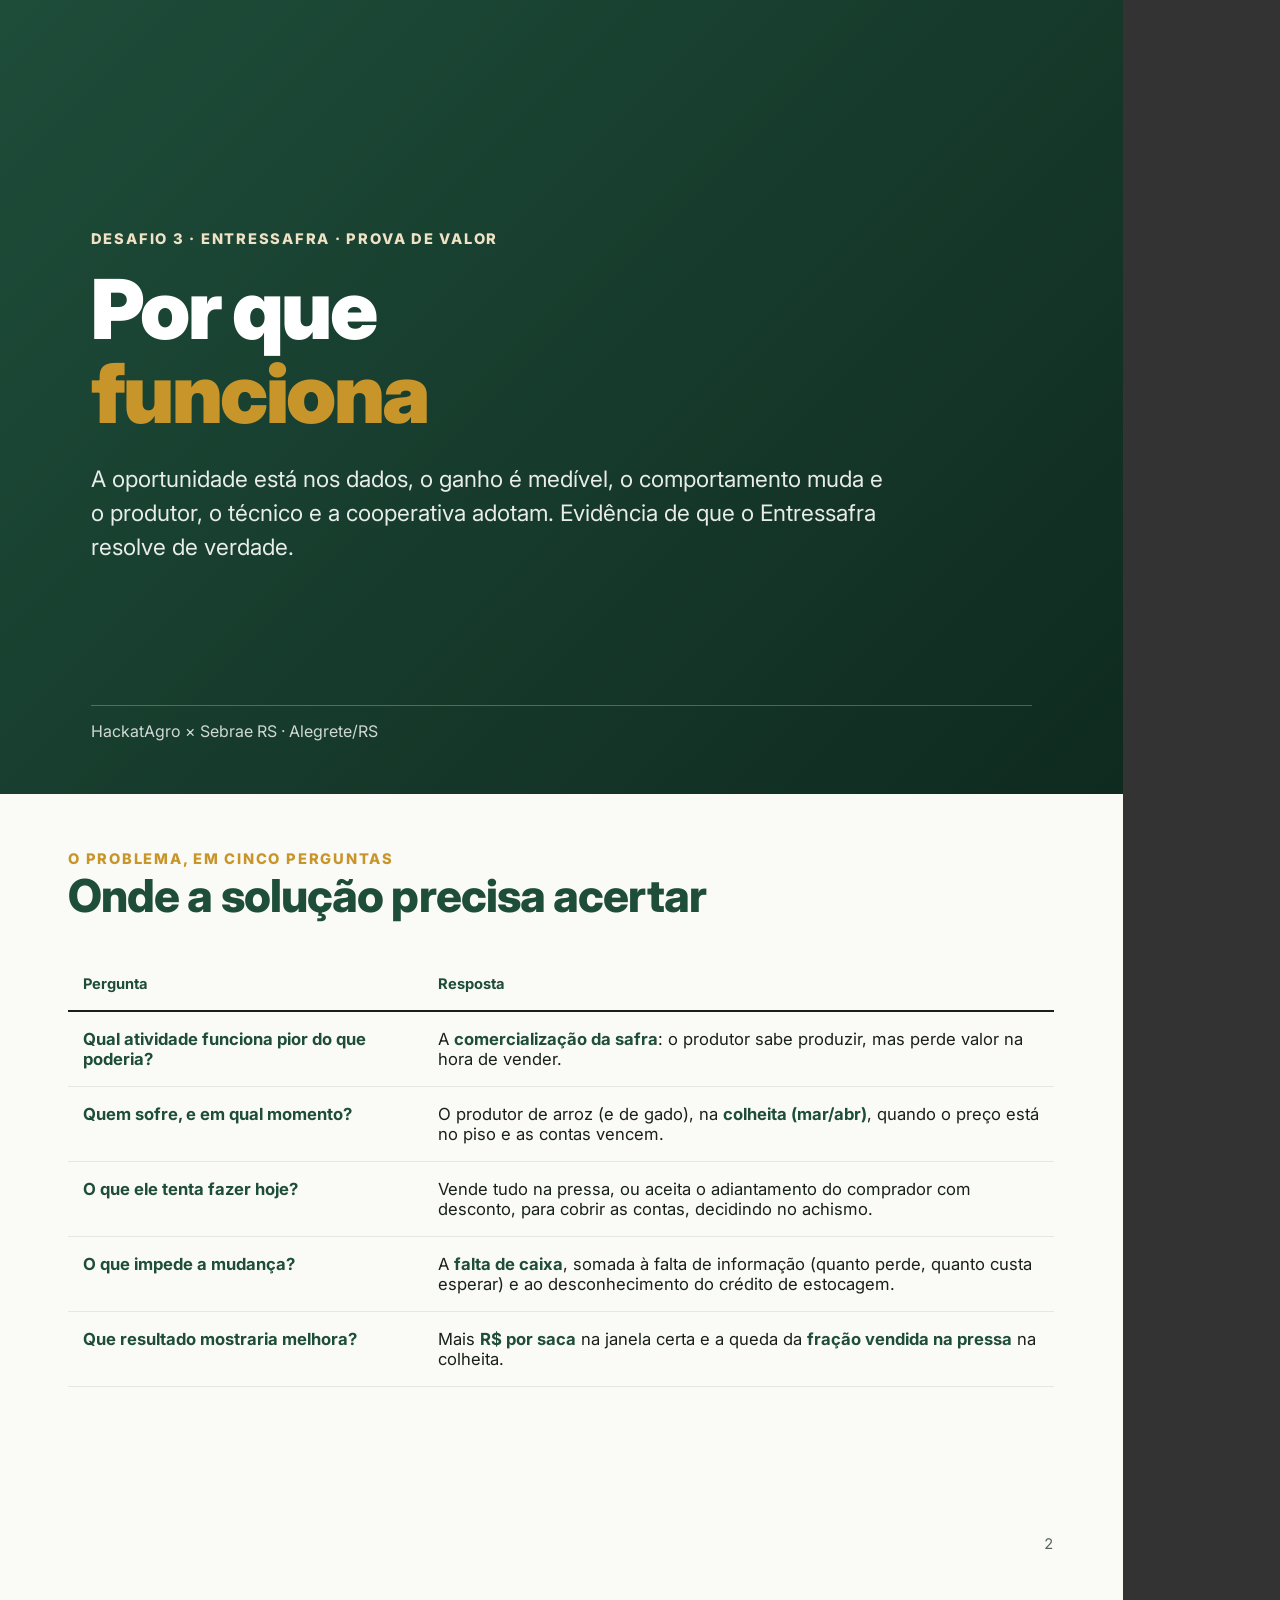
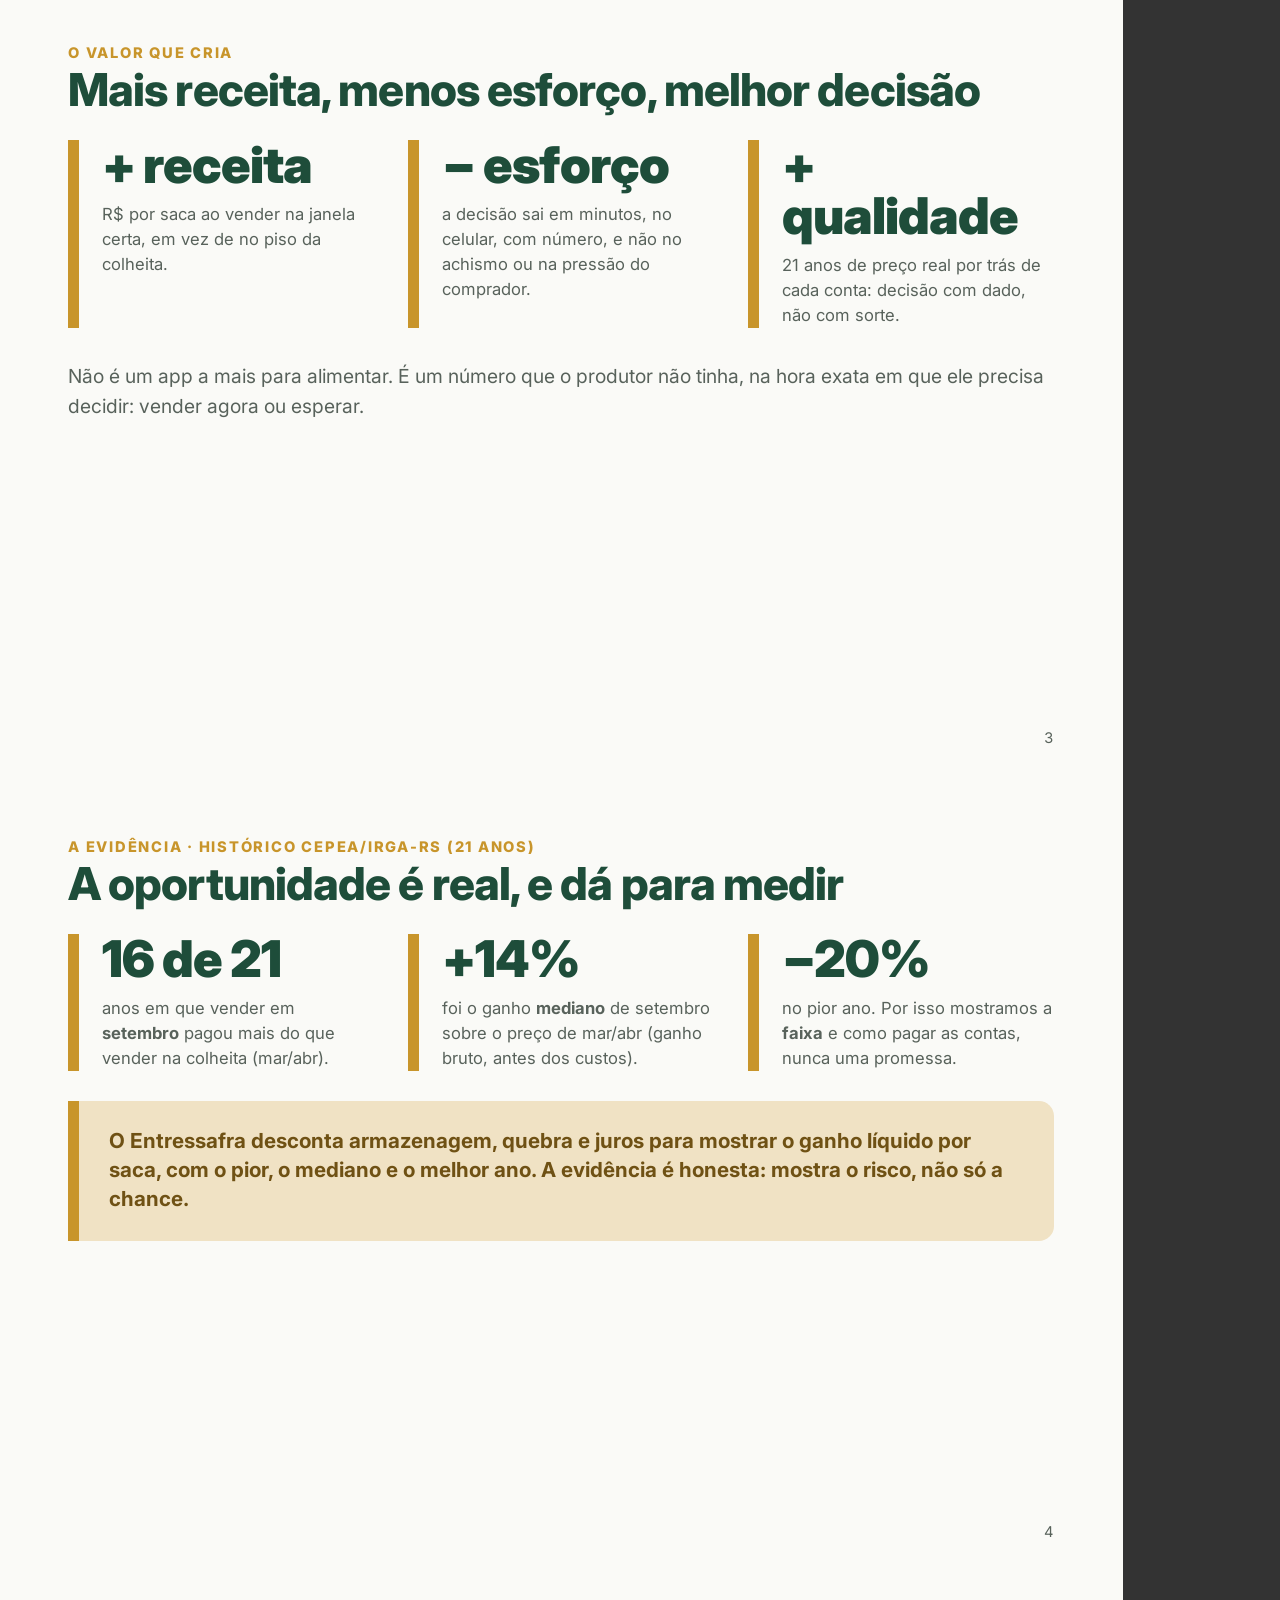
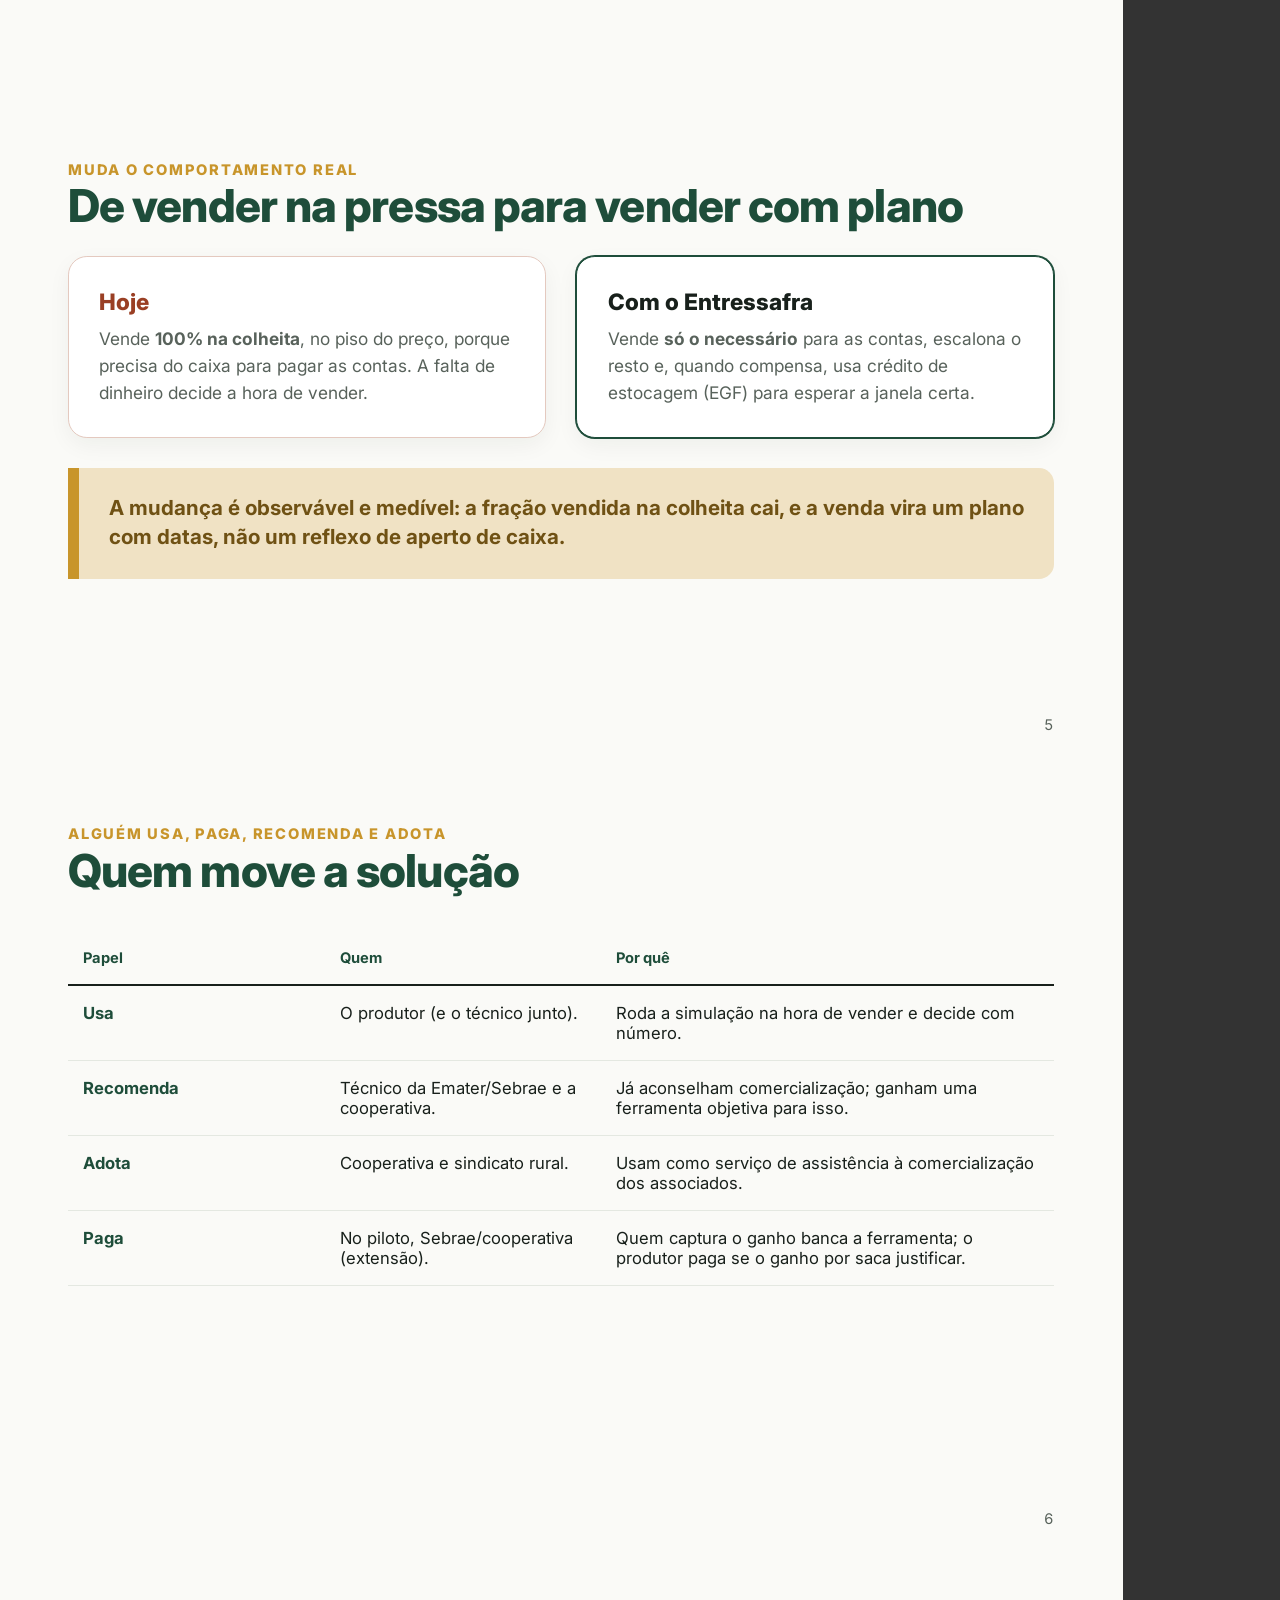
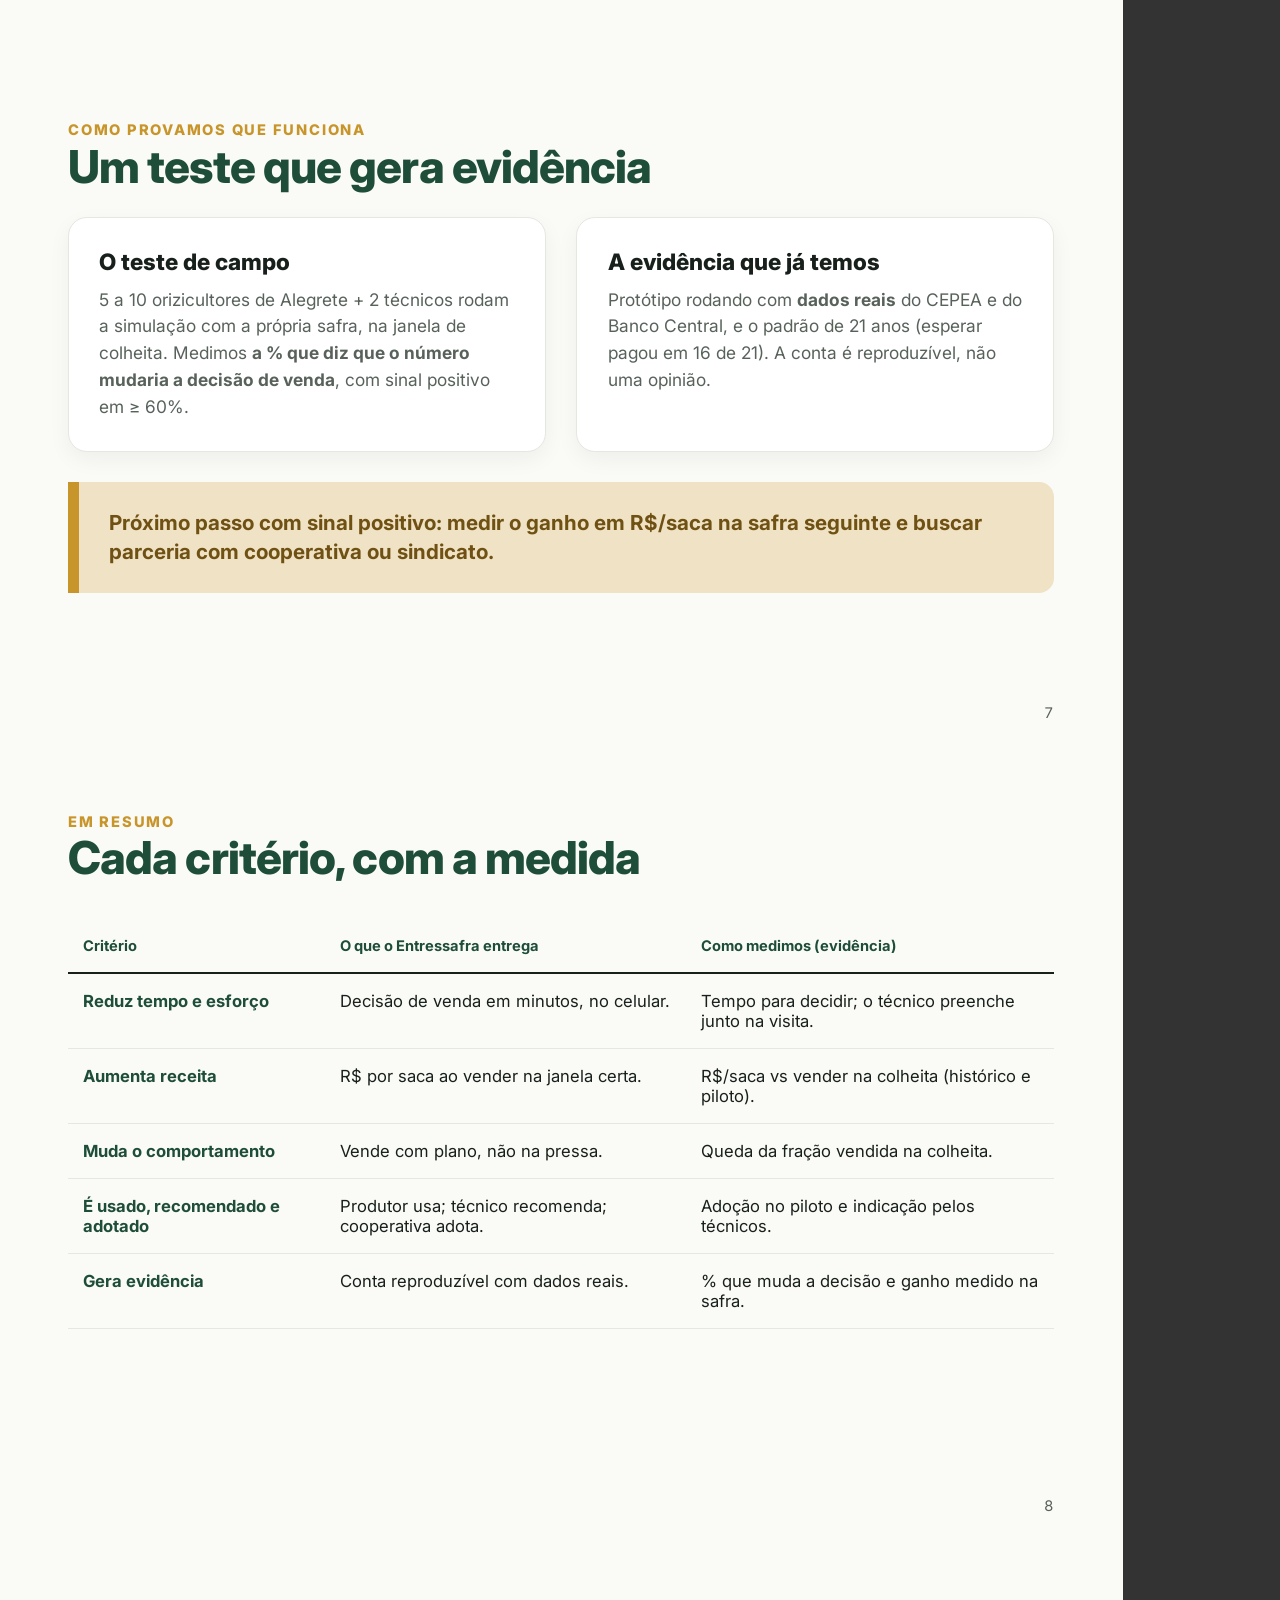
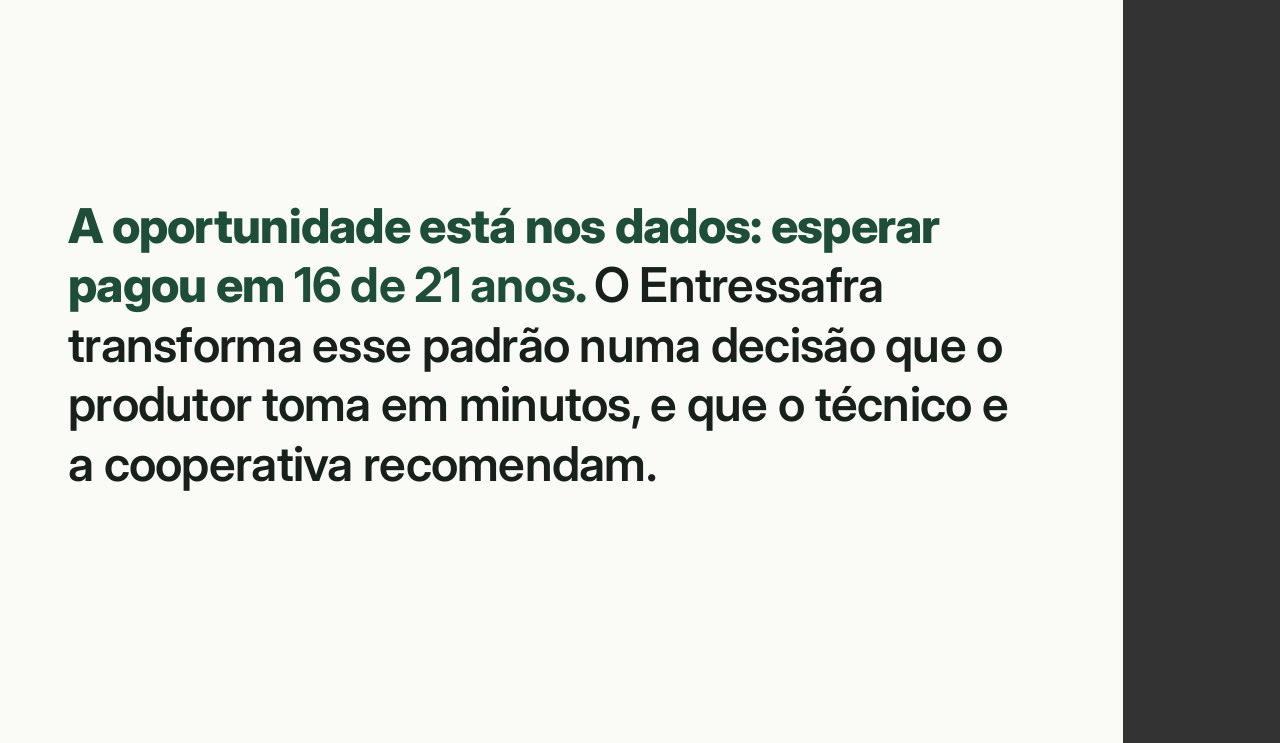
<file: Desafio 3 - Vender na Hora Certa/pitch-evidencia.html>
<!doctype html>
<html lang="pt-BR">
<head>
<meta charset="utf-8">
<title>Entressafra — Por que funciona</title>
<style>
  @import url('https://fonts.googleapis.com/css2?family=Inter:wght@400;500;600;700;800;900&display=swap');
  :root{
    --lavoura:#1E4D3A; --lavoura2:#0f2a1f; --lavoura-claro:#CFE0D3;
    --casca:#C8952B; --casca-claro:#F0E2C4; --barro:#9A3F24;
    --papel:#FAFAF7; --tinta:#18201B; --suave:#58625B; --nevoa:#E4E8E1; --branco:#fff;
    --fonte:Inter,system-ui,'Segoe UI',sans-serif;
  }
  *{box-sizing:border-box; margin:0; padding:0;}
  @page{ size:A4 landscape; margin:0; }
  html,body{ font-family:var(--fonte); color:var(--tinta); background:#333; }

  .slide{ position:relative; width:297mm; height:210mm; overflow:hidden; background:var(--papel);
    padding:15mm 18mm 16mm; display:flex; flex-direction:column; page-break-after:always; }
  .slide:last-child{ page-break-after:auto; }
  .slide.mid{ justify-content:center; }

  .kicker{ text-transform:uppercase; letter-spacing:.12em; font-size:11pt; font-weight:800; color:var(--casca); }
  h2{ font-size:34pt; font-weight:800; letter-spacing:-.02em; margin:1mm 0 7mm; color:var(--lavoura); line-height:1.05; }
  .lead{ font-size:14.5pt; color:var(--suave); line-height:1.55; }
  .foot{ position:absolute; right:18mm; bottom:9mm; font-size:11pt; color:var(--suave); font-variant-numeric:tabular-nums; }

  .cards{ display:grid; gap:8mm; }
  .c3{ grid-template-columns:repeat(3,1fr); }
  .c2{ grid-template-columns:repeat(2,1fr); }
  .card{ background:var(--branco); border:1px solid var(--nevoa); border-radius:5mm; padding:8mm; box-shadow:0 2mm 6mm rgba(24,32,27,.05); }
  .card h3{ font-size:17pt; font-weight:800; color:var(--tinta); margin-bottom:3mm; }
  .card h3 .tag{ display:inline-block; font-size:9.5pt; font-weight:800; text-transform:uppercase; letter-spacing:.06em;
    color:var(--lavoura); background:var(--lavoura-claro); border-radius:3mm; padding:1mm 2.5mm; margin-bottom:3mm; }
  .card p{ font-size:13pt; color:var(--suave); line-height:1.55; }
  .card.hoje{ border-color:#e4c9bf; } .card.hoje h3{ color:var(--barro); }
  .card.depois{ border-color:var(--lavoura); box-shadow:0 0 0 1px var(--lavoura), 0 2mm 6mm rgba(24,32,27,.05); }

  .stats{ display:grid; grid-template-columns:repeat(3,1fr); gap:9mm; }
  .stat{ border-left:3mm solid var(--casca); padding-left:6mm; }
  .stat .big{ font-size:38pt; font-weight:900; color:var(--lavoura); letter-spacing:-.02em; line-height:1; }
  .stat .lbl{ font-size:12.5pt; color:var(--suave); margin-top:3mm; line-height:1.5; }

  .destaque{ background:var(--casca-claro); border-left:3mm solid var(--casca); border-radius:0 4mm 4mm 0;
    padding:7mm 8mm; margin-top:8mm; font-size:15.5pt; font-weight:700; color:#6f5114; line-height:1.4; }

  table.tab{ width:100%; border-collapse:collapse; font-size:12.5pt; }
  table.tab th{ text-align:left; color:var(--lavoura); border-bottom:2px solid var(--tinta); padding:4.5mm 4mm; font-size:11pt; }
  table.tab td{ border-bottom:1px solid var(--nevoa); padding:4.5mm 4mm; vertical-align:top; color:var(--tinta); }
  table.tab td:first-child{ font-weight:700; width:26%; color:var(--lavoura); }
  table.tab.tab-prob td:first-child{ width:36%; }
  table.tab b{ color:var(--lavoura); }

  .capa{ background:linear-gradient(135deg, var(--lavoura) 0%, var(--lavoura2) 100%); padding:0; }
  .capa .in{ position:relative; z-index:2; color:#fff; height:100%; display:flex; flex-direction:column; justify-content:center; padding:0 24mm; }
  .capa .kicker{ color:var(--casca-claro); }
  .capa h1{ font-size:62pt; font-weight:900; letter-spacing:-.03em; line-height:1.02; margin:5mm 0 7mm; }
  .capa h1 .pt{ color:var(--casca); }
  .capa .sub{ font-size:17pt; color:rgba(255,255,255,.9); max-width:210mm; line-height:1.5; }
  .capa .meta{ position:absolute; z-index:2; left:24mm; right:24mm; bottom:14mm; color:rgba(255,255,255,.8);
    font-size:12pt; border-top:1px solid rgba(255,255,255,.25); padding-top:4mm; }

  .frase-slide{ justify-content:center; }
  .frase{ font-size:36pt; font-weight:800; line-height:1.24; letter-spacing:-.015em; color:var(--lavoura); max-width:250mm; }
  .frase .light{ color:var(--tinta); font-weight:600; }
</style>
</head>
<body>

<!-- 1. CAPA -->
<section class="slide capa">
  <div class="in">
    <p class="kicker">Desafio 3 · Entressafra · Prova de valor</p>
    <h1>Por que<br><span class="pt">funciona</span></h1>
    <p class="sub">A oportunidade está nos dados, o ganho é medível, o comportamento muda e o produtor, o técnico
      e a cooperativa adotam. Evidência de que o Entressafra resolve de verdade.</p>
  </div>
  <div class="meta">HackatAgro × Sebrae RS · Alegrete/RS</div>
</section>

<!-- 2. O PROBLEMA EM CINCO PERGUNTAS -->
<section class="slide">
  <p class="kicker">O problema, em cinco perguntas</p>
  <h2>Onde a solução precisa acertar</h2>
  <table class="tab tab-prob" style="margin-top:3mm">
    <thead><tr><th>Pergunta</th><th>Resposta</th></tr></thead>
    <tbody>
      <tr><td>Qual atividade funciona pior do que poderia?</td><td>A <b>comercialização da safra</b>: o produtor sabe produzir, mas perde valor na hora de vender.</td></tr>
      <tr><td>Quem sofre, e em qual momento?</td><td>O produtor de arroz (e de gado), na <b>colheita (mar/abr)</b>, quando o preço está no piso e as contas vencem.</td></tr>
      <tr><td>O que ele tenta fazer hoje?</td><td>Vende tudo na pressa, ou aceita o adiantamento do comprador com desconto, para cobrir as contas, decidindo no achismo.</td></tr>
      <tr><td>O que impede a mudança?</td><td>A <b>falta de caixa</b>, somada à falta de informação (quanto perde, quanto custa esperar) e ao desconhecimento do crédito de estocagem.</td></tr>
      <tr><td>Que resultado mostraria melhora?</td><td>Mais <b>R$ por saca</b> na janela certa e a queda da <b>fração vendida na pressa</b> na colheita.</td></tr>
    </tbody>
  </table>
  <div class="foot">2</div>
</section>

<!-- 3. O VALOR QUE CRIA -->
<section class="slide">
  <p class="kicker">O valor que cria</p>
  <h2>Mais receita, menos esforço, melhor decisão</h2>
  <div class="stats">
    <div class="stat"><div class="big">+ receita</div><div class="lbl">R$ por saca ao vender na janela certa, em vez de no piso da colheita.</div></div>
    <div class="stat"><div class="big">− esforço</div><div class="lbl">a decisão sai em minutos, no celular, com número, e não no achismo ou na pressão do comprador.</div></div>
    <div class="stat"><div class="big">+ qualidade</div><div class="lbl">21 anos de preço real por trás de cada conta: decisão com dado, não com sorte.</div></div>
  </div>
  <p class="lead" style="margin-top:9mm">Não é um app a mais para alimentar. É um número que o produtor não tinha, na
    hora exata em que ele precisa decidir: vender agora ou esperar.</p>
  <div class="foot">3</div>
</section>

<!-- 3. A EVIDÊNCIA (DADOS) -->
<section class="slide">
  <p class="kicker">A evidência · histórico CEPEA/IRGA-RS (21 anos)</p>
  <h2>A oportunidade é real, e dá para medir</h2>
  <div class="stats">
    <div class="stat"><div class="big">16 de 21</div><div class="lbl">anos em que vender em <b>setembro</b> pagou mais do que vender na colheita (mar/abr).</div></div>
    <div class="stat"><div class="big">+14%</div><div class="lbl">foi o ganho <b>mediano</b> de setembro sobre o preço de mar/abr (ganho bruto, antes dos custos).</div></div>
    <div class="stat"><div class="big">−20%</div><div class="lbl">no pior ano. Por isso mostramos a <b>faixa</b> e como pagar as contas, nunca uma promessa.</div></div>
  </div>
  <div class="destaque">O Entressafra desconta armazenagem, quebra e juros para mostrar o ganho <b>líquido</b> por saca,
    com o pior, o mediano e o melhor ano. A evidência é honesta: mostra o risco, não só a chance.</div>
  <div class="foot">4</div>
</section>

<!-- 4. MUDA O COMPORTAMENTO -->
<section class="slide mid">
  <p class="kicker">Muda o comportamento real</p>
  <h2>De vender na pressa para vender com plano</h2>
  <div class="cards c2">
    <div class="card hoje"><h3>Hoje</h3><p>Vende <b>100% na colheita</b>, no piso do preço, porque precisa do caixa para
      pagar as contas. A falta de dinheiro decide a hora de vender.</p></div>
    <div class="card depois"><h3>Com o Entressafra</h3><p>Vende <b>só o necessário</b> para as contas, escalona o resto e,
      quando compensa, usa crédito de estocagem (EGF) para esperar a janela certa.</p></div>
  </div>
  <div class="destaque">A mudança é observável e medível: a fração vendida na colheita cai, e a venda vira um plano
    com datas, não um reflexo de aperto de caixa.</div>
  <div class="foot">5</div>
</section>

<!-- 5. USA, PAGA, RECOMENDA, ADOTA -->
<section class="slide">
  <p class="kicker">Alguém usa, paga, recomenda e adota</p>
  <h2>Quem move a solução</h2>
  <table class="tab" style="margin-top:3mm">
    <thead><tr><th>Papel</th><th>Quem</th><th>Por quê</th></tr></thead>
    <tbody>
      <tr><td>Usa</td><td>O produtor (e o técnico junto).</td><td>Roda a simulação na hora de vender e decide com número.</td></tr>
      <tr><td>Recomenda</td><td>Técnico da Emater/Sebrae e a cooperativa.</td><td>Já aconselham comercialização; ganham uma ferramenta objetiva para isso.</td></tr>
      <tr><td>Adota</td><td>Cooperativa e sindicato rural.</td><td>Usam como serviço de assistência à comercialização dos associados.</td></tr>
      <tr><td>Paga</td><td>No piloto, Sebrae/cooperativa (extensão).</td><td>Quem captura o ganho banca a ferramenta; o produtor paga se o ganho por saca justificar.</td></tr>
    </tbody>
  </table>
  <div class="foot">6</div>
</section>

<!-- 6. COMO GERAMOS A EVIDÊNCIA -->
<section class="slide mid">
  <p class="kicker">Como provamos que funciona</p>
  <h2>Um teste que gera evidência</h2>
  <div class="cards c2">
    <div class="card"><h3>O teste de campo</h3><p>5 a 10 orizicultores de Alegrete + 2 técnicos rodam a simulação com a
      própria safra, na janela de colheita. Medimos <b>a % que diz que o número mudaria a decisão de venda</b>, com
      sinal positivo em ≥ 60%.</p></div>
    <div class="card"><h3>A evidência que já temos</h3><p>Protótipo rodando com <b>dados reais</b> do CEPEA e do Banco
      Central, e o padrão de 21 anos (esperar pagou em 16 de 21). A conta é reproduzível, não uma opinião.</p></div>
  </div>
  <div class="destaque">Próximo passo com sinal positivo: medir o ganho em R$/saca na safra seguinte e buscar parceria
    com cooperativa ou sindicato.</div>
  <div class="foot">7</div>
</section>

<!-- 7. QUADRO DE INOVAÇÃO -->
<section class="slide">
  <p class="kicker">Em resumo</p>
  <h2>Cada critério, com a medida</h2>
  <table class="tab" style="margin-top:3mm">
    <thead><tr><th>Critério</th><th>O que o Entressafra entrega</th><th>Como medimos (evidência)</th></tr></thead>
    <tbody>
      <tr><td>Reduz tempo e esforço</td><td>Decisão de venda em minutos, no celular.</td><td>Tempo para decidir; o técnico preenche junto na visita.</td></tr>
      <tr><td>Aumenta receita</td><td>R$ por saca ao vender na janela certa.</td><td>R$/saca vs vender na colheita (histórico e piloto).</td></tr>
      <tr><td>Muda o comportamento</td><td>Vende com plano, não na pressa.</td><td>Queda da fração vendida na colheita.</td></tr>
      <tr><td>É usado, recomendado e adotado</td><td>Produtor usa; técnico recomenda; cooperativa adota.</td><td>Adoção no piloto e indicação pelos técnicos.</td></tr>
      <tr><td>Gera evidência</td><td>Conta reproduzível com dados reais.</td><td>% que muda a decisão e ganho medido na safra.</td></tr>
    </tbody>
  </table>
  <div class="foot">8</div>
</section>

<!-- 8. FRASE -->
<section class="slide frase-slide">
  <p class="frase">A oportunidade está nos dados: esperar pagou em <b>16 de 21 anos</b>. <span class="light">O Entressafra
    transforma esse padrão numa decisão que o produtor toma em minutos, e que o técnico e a cooperativa recomendam.</span></p>
</section>

</body>
</html>
</file>
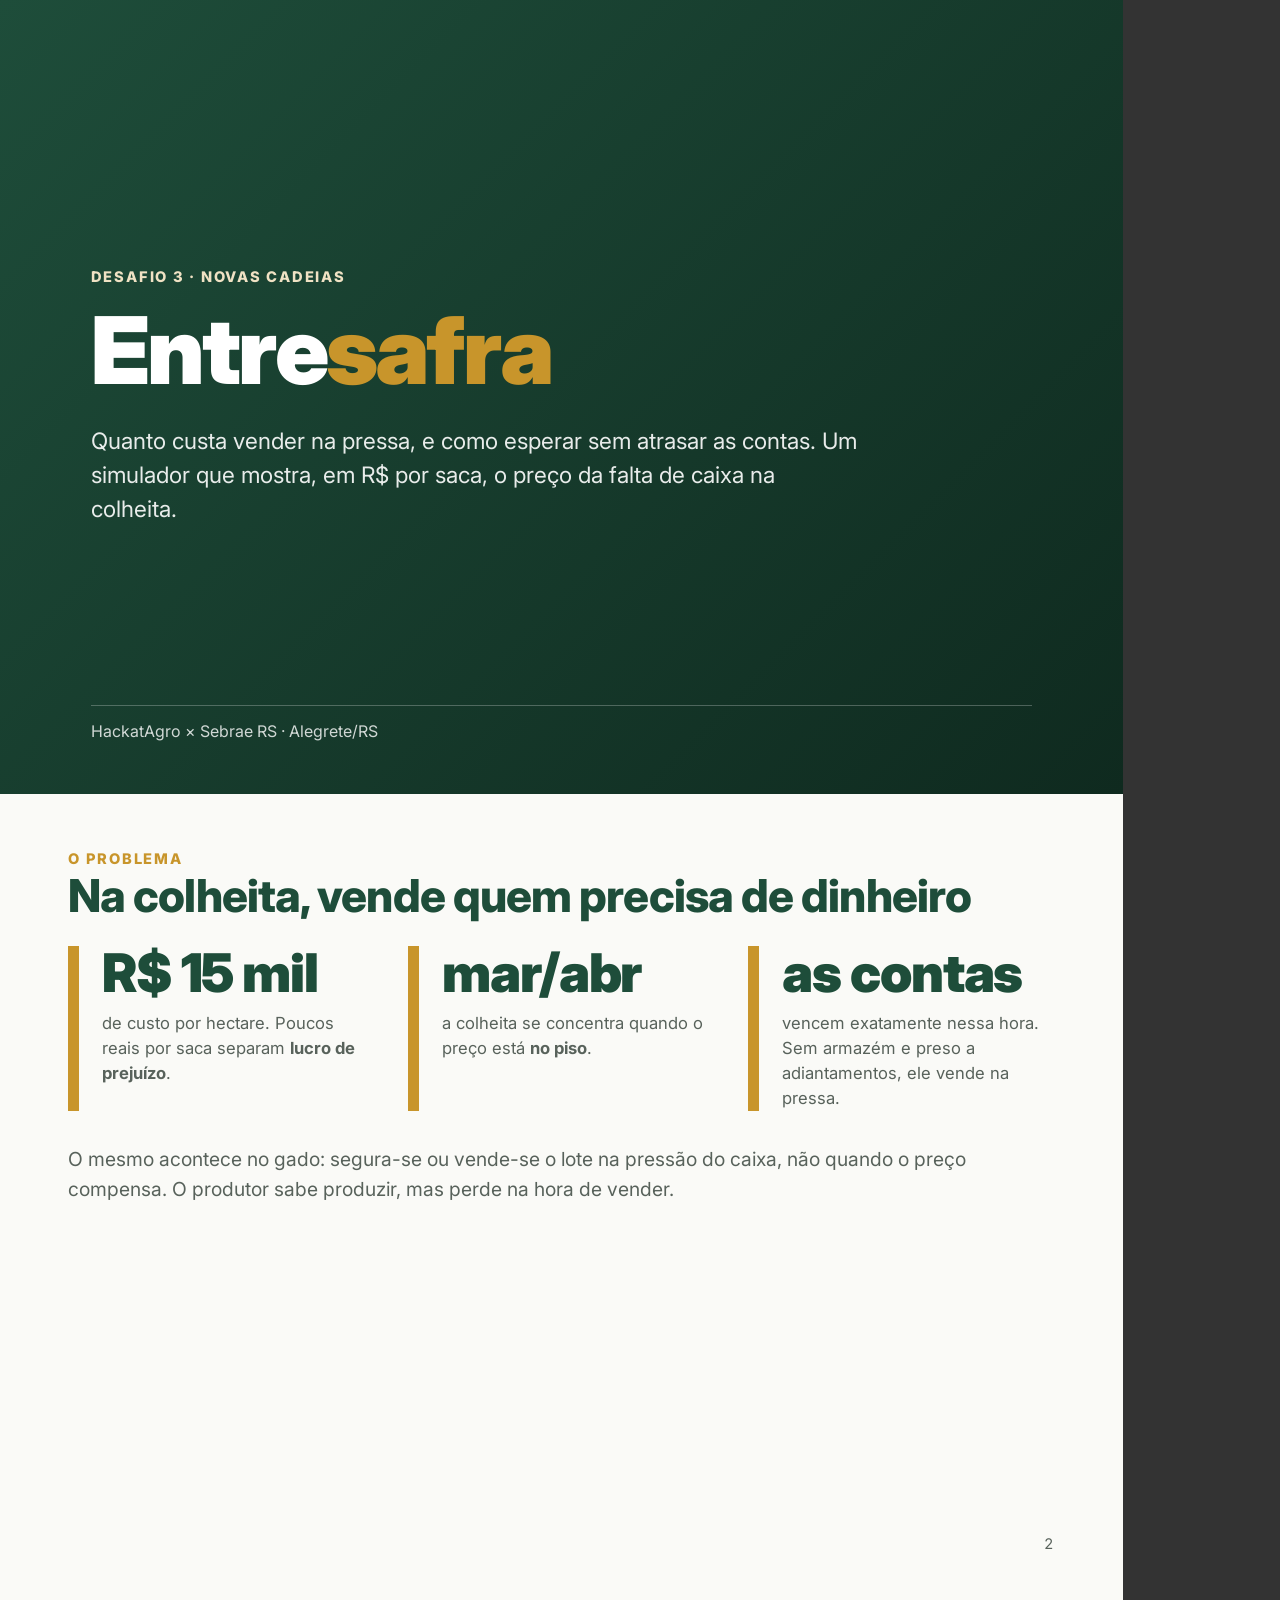
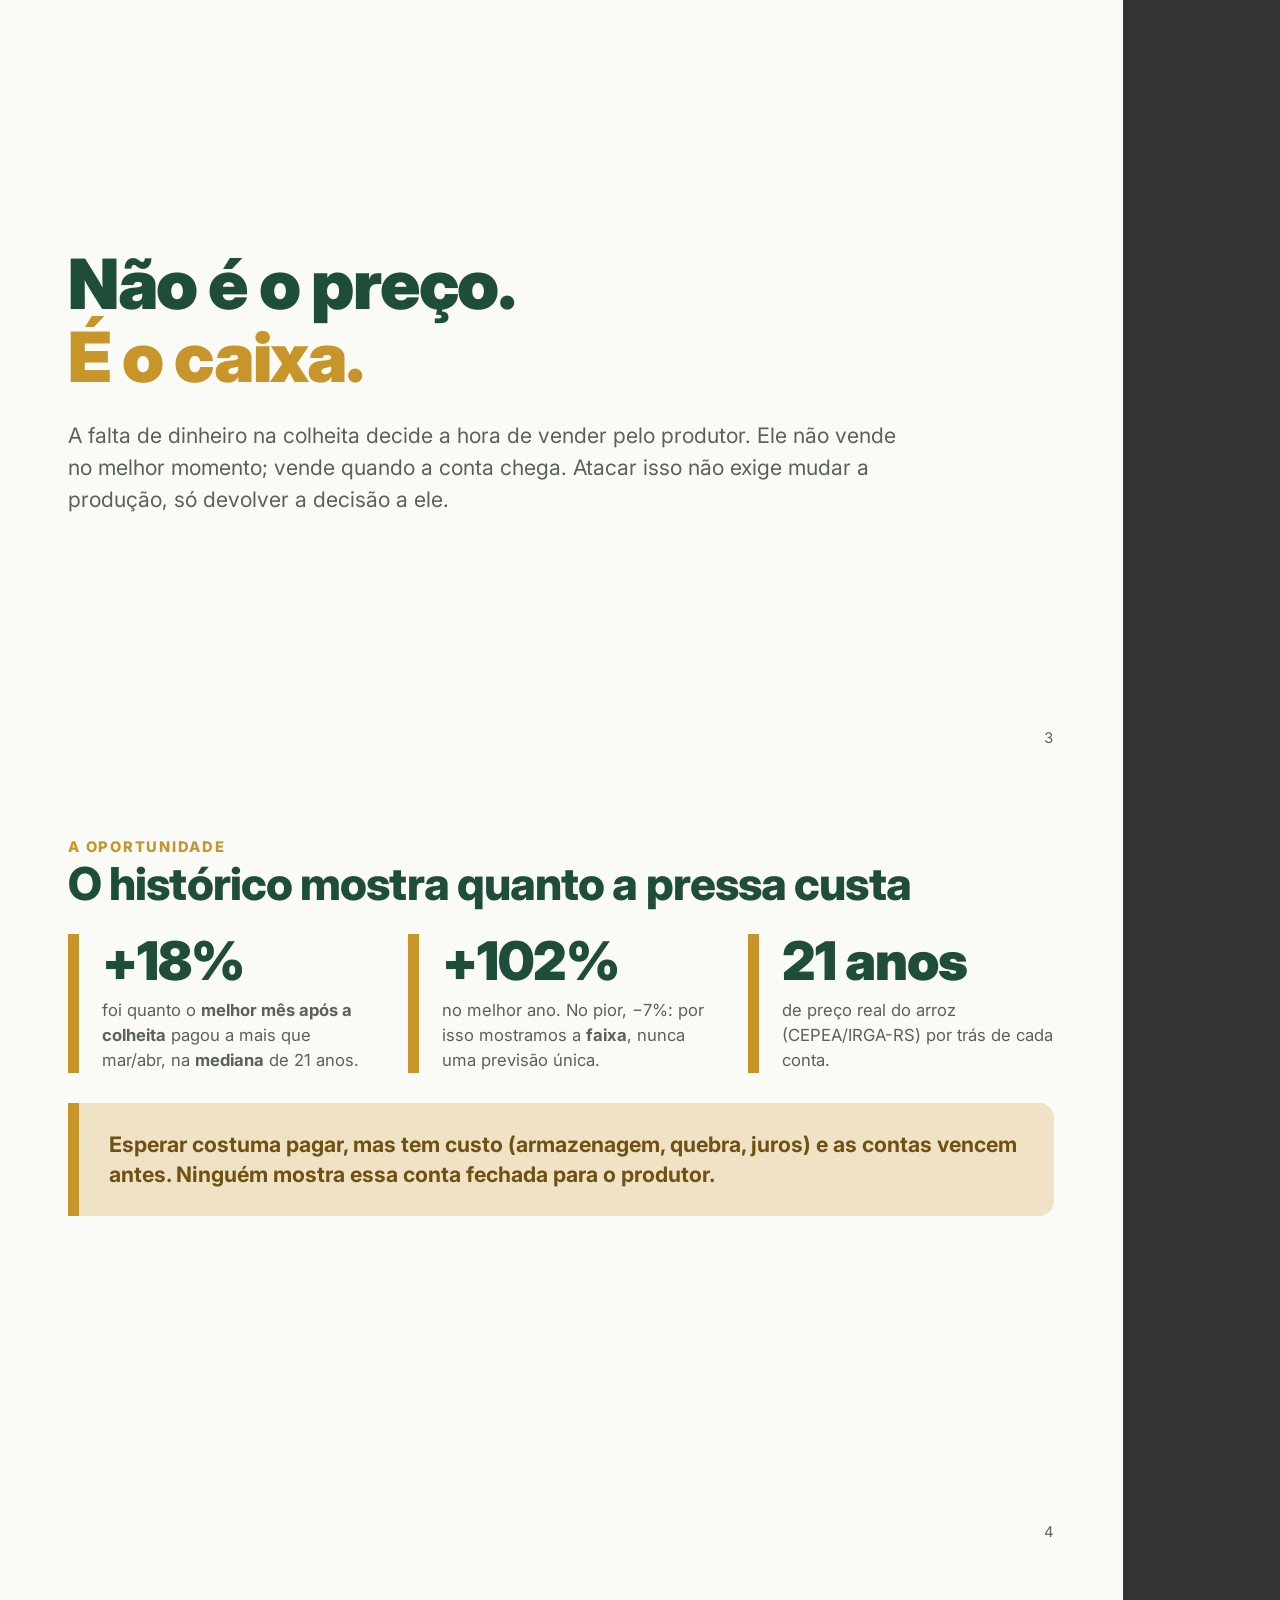
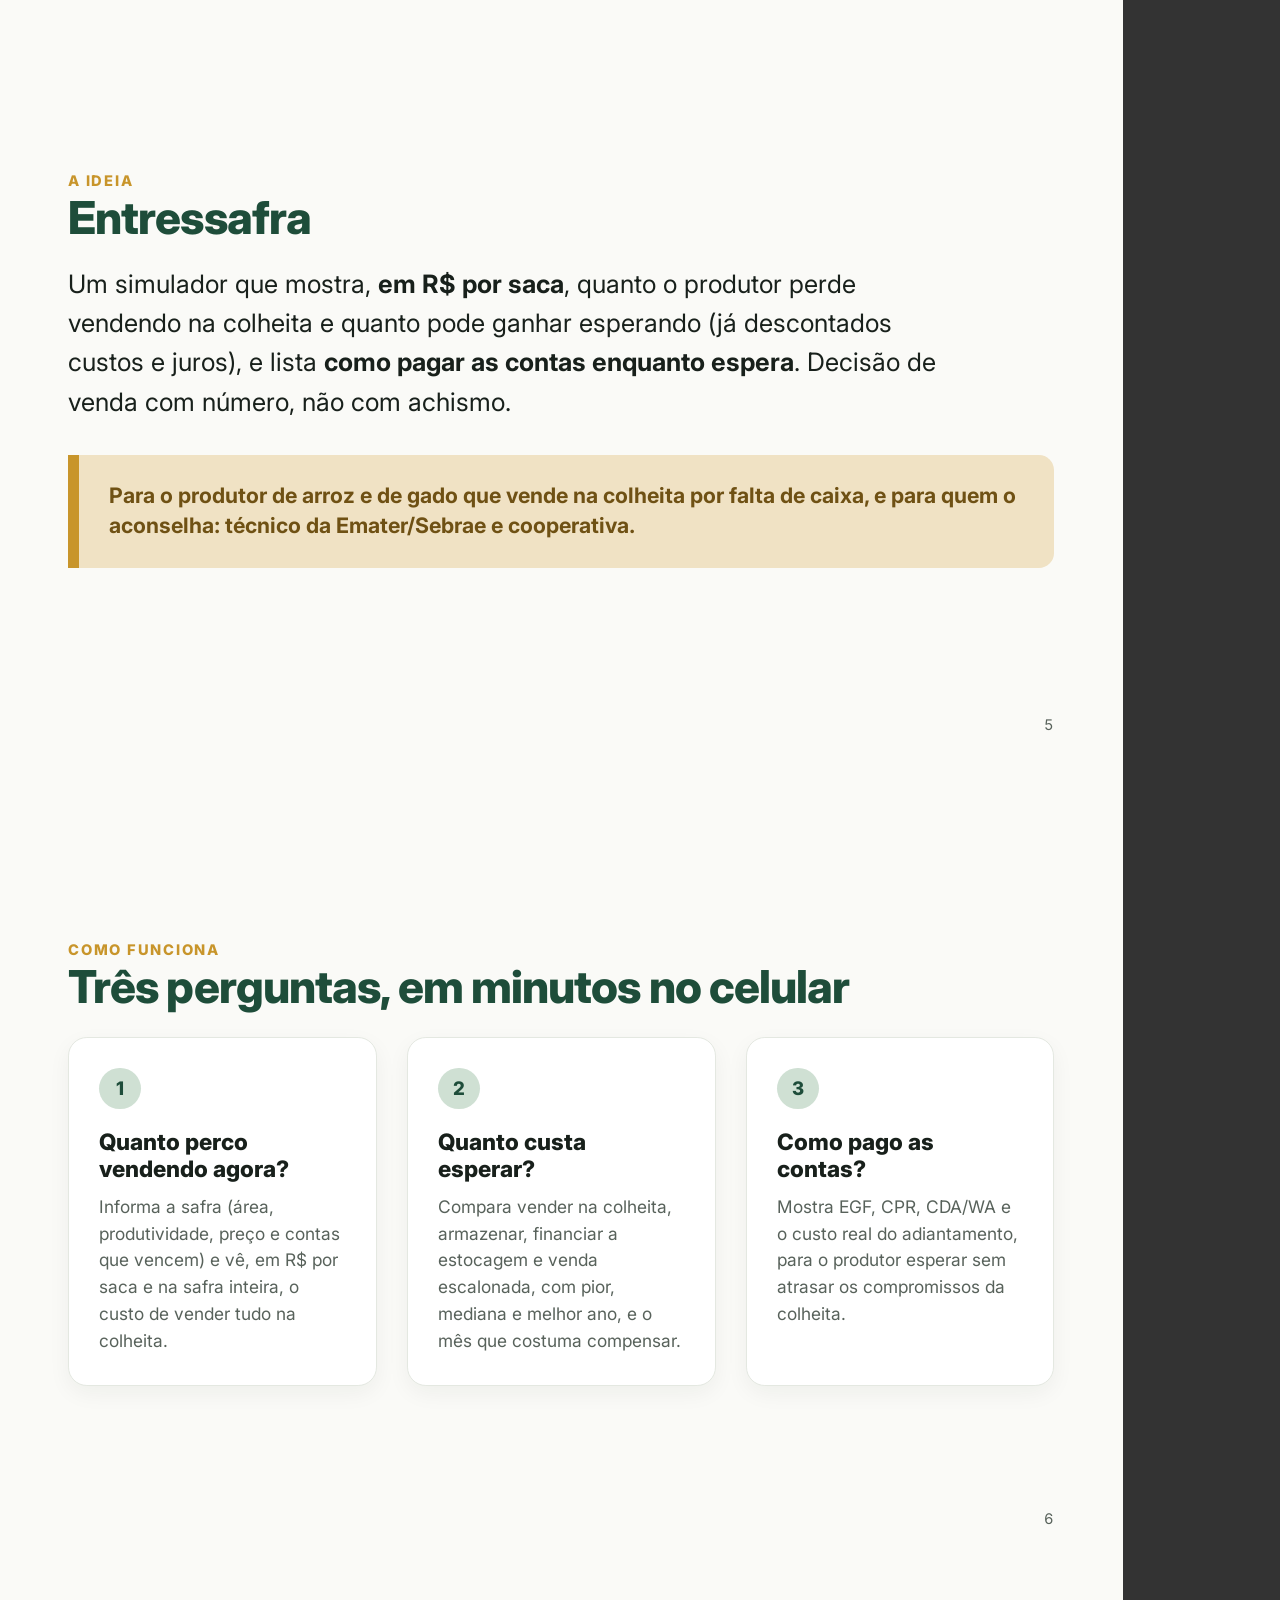
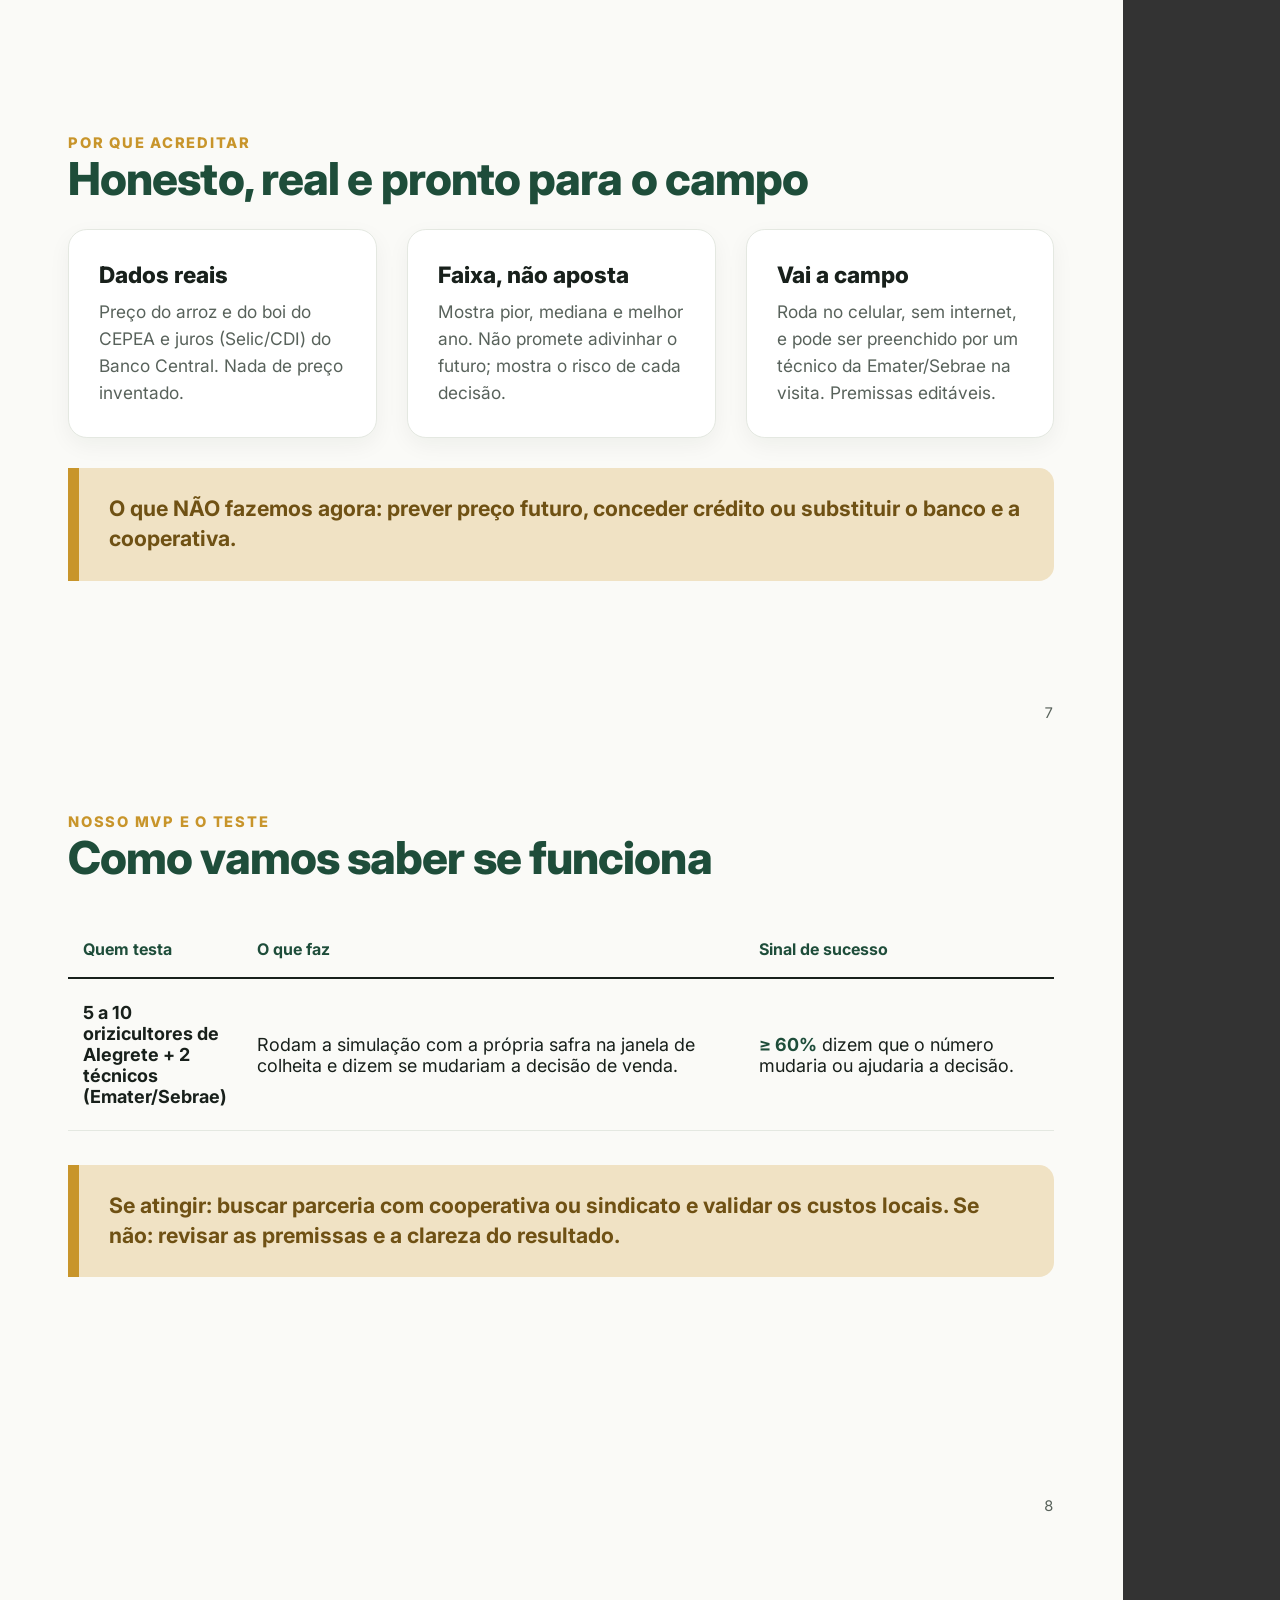
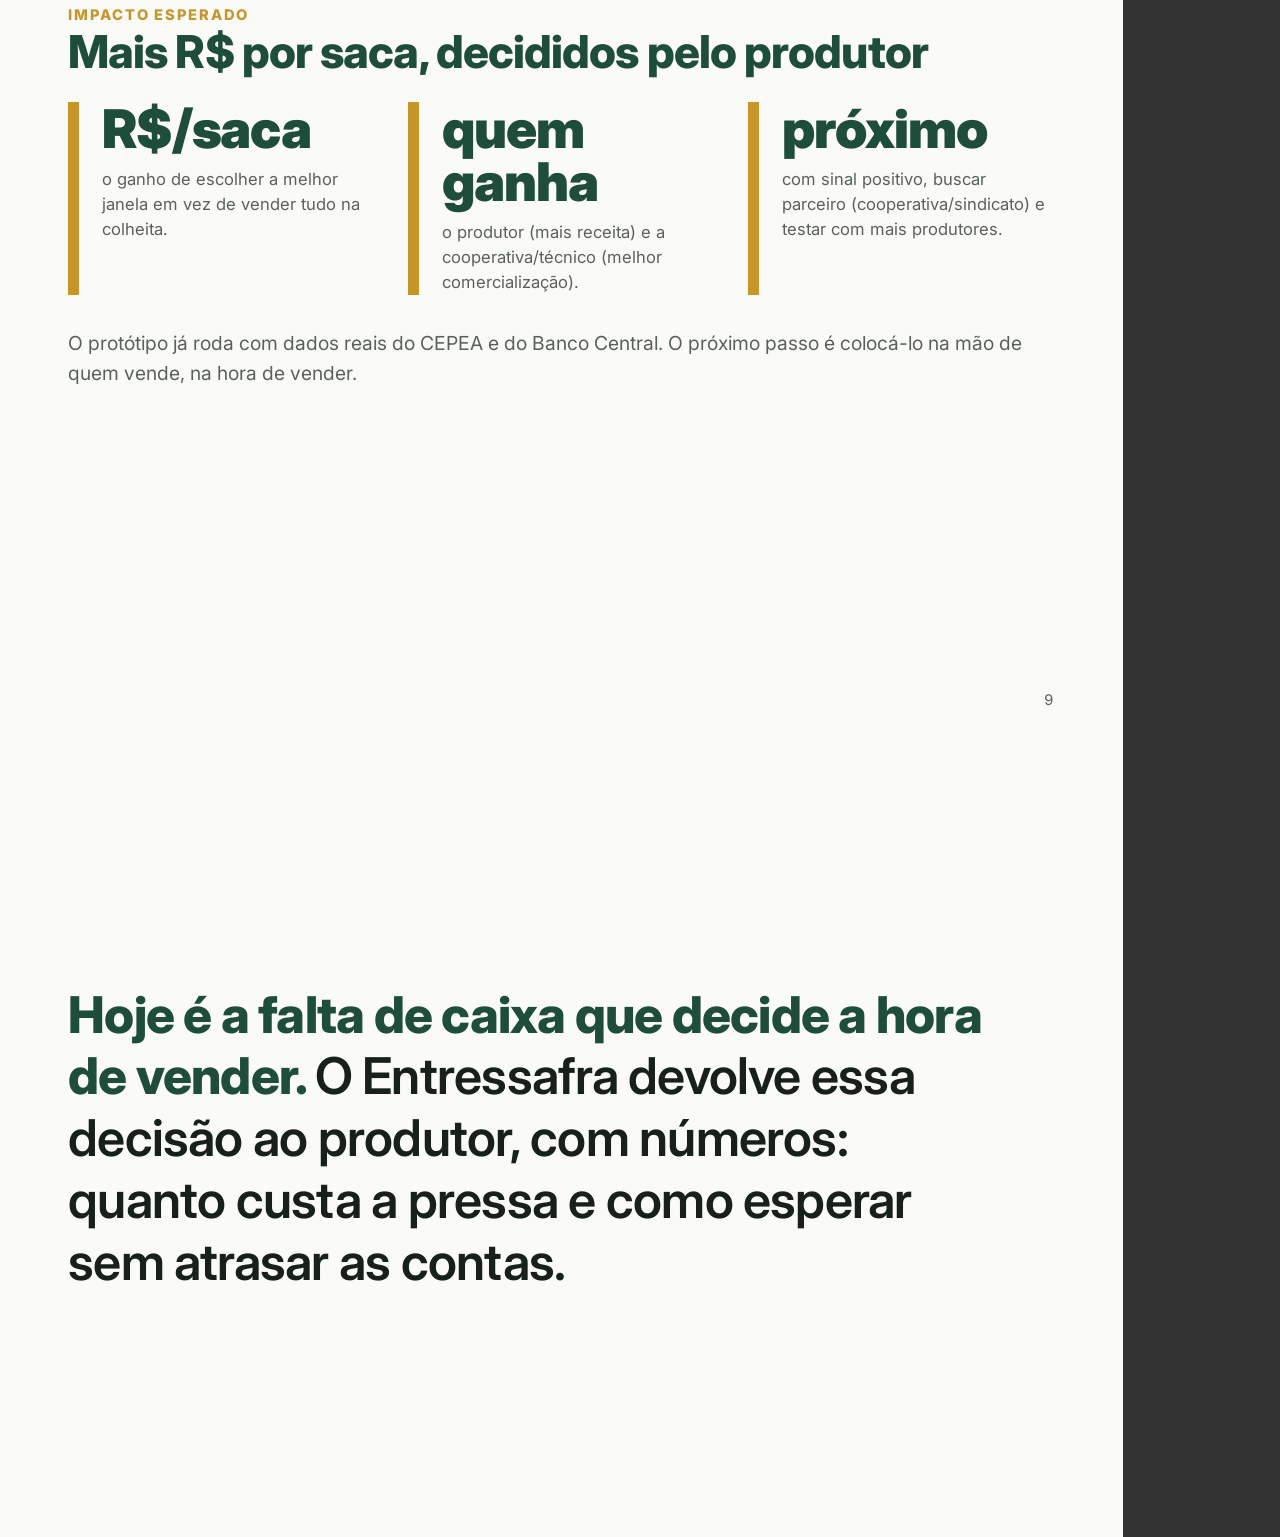
<file: Desafio 3 - Vender na Hora Certa/pitch.html>
<!doctype html>
<html lang="pt-BR">
<head>
<meta charset="utf-8">
<title>Entressafra — Pitch</title>
<style>
  @import url('https://fonts.googleapis.com/css2?family=Inter:wght@400;500;600;700;800;900&display=swap');
  :root{
    --lavoura:#1E4D3A; --lavoura2:#0f2a1f; --lavoura-claro:#CFE0D3;
    --casca:#C8952B; --casca-claro:#F0E2C4; --barro:#9A3F24;
    --papel:#FAFAF7; --tinta:#18201B; --suave:#58625B; --nevoa:#E4E8E1; --branco:#fff;
    --fonte:Inter,system-ui,'Segoe UI',sans-serif;
  }
  *{box-sizing:border-box; margin:0; padding:0;}
  @page{ size:A4 landscape; margin:0; }
  html,body{ font-family:var(--fonte); color:var(--tinta); background:#333; }

  .slide{ position:relative; width:297mm; height:210mm; overflow:hidden; background:var(--papel);
    padding:15mm 18mm 16mm; display:flex; flex-direction:column; page-break-after:always; }
  .slide:last-child{ page-break-after:auto; }
  .slide.mid{ justify-content:center; }

  .kicker{ text-transform:uppercase; letter-spacing:.12em; font-size:11pt; font-weight:800; color:var(--casca); }
  h2{ font-size:34pt; font-weight:800; letter-spacing:-.02em; margin:1mm 0 7mm; color:var(--lavoura); line-height:1.05; }
  .lead{ font-size:14.5pt; color:var(--suave); line-height:1.55; }
  .foot{ position:absolute; right:18mm; bottom:9mm; font-size:11pt; color:var(--suave); font-variant-numeric:tabular-nums; }

  .cards{ display:grid; gap:8mm; }
  .c3{ grid-template-columns:repeat(3,1fr); }
  .c2{ grid-template-columns:repeat(2,1fr); }
  .card{ background:var(--branco); border:1px solid var(--nevoa); border-radius:5mm; padding:8mm; box-shadow:0 2mm 6mm rgba(24,32,27,.05); }
  .card .n{ display:inline-grid; place-items:center; width:11mm; height:11mm; border-radius:50%; background:var(--lavoura-claro); color:var(--lavoura); font-weight:800; font-size:14pt; margin-bottom:5mm; }
  .card h3{ font-size:17pt; font-weight:800; color:var(--tinta); margin-bottom:3mm; }
  .card p{ font-size:13pt; color:var(--suave); line-height:1.55; }

  .stats{ display:grid; grid-template-columns:repeat(3,1fr); gap:9mm; }
  .stat{ border-left:3mm solid var(--casca); padding-left:6mm; }
  .stat .big{ font-size:40pt; font-weight:900; color:var(--lavoura); letter-spacing:-.02em; line-height:1; }
  .stat .lbl{ font-size:12.5pt; color:var(--suave); margin-top:3mm; line-height:1.5; }

  .destaque{ background:var(--casca-claro); border-left:3mm solid var(--casca); border-radius:0 4mm 4mm 0;
    padding:7mm 8mm; margin-top:8mm; font-size:16pt; font-weight:700; color:#6f5114; line-height:1.4; }

  table.tab{ width:100%; border-collapse:collapse; font-size:13.5pt; }
  table.tab th{ text-align:left; color:var(--lavoura); border-bottom:2px solid var(--tinta); padding:5mm 4mm; font-size:12pt; }
  table.tab td{ border-bottom:1px solid var(--nevoa); padding:6mm 4mm; vertical-align:middle; color:var(--tinta); }
  table.tab td:first-child{ font-weight:700; width:14%; }
  table.tab b{ color:var(--lavoura); }

  /* capa verde (sem foto) */
  .capa{ background:linear-gradient(135deg, var(--lavoura) 0%, var(--lavoura2) 100%); padding:0; }
  .capa .in{ position:relative; z-index:2; color:#fff; height:100%; display:flex; flex-direction:column; justify-content:center; padding:0 24mm; }
  .capa .kicker{ color:var(--casca-claro); }
  .capa h1{ font-size:70pt; font-weight:900; letter-spacing:-.03em; line-height:1; margin:5mm 0 7mm; }
  .capa h1 .pt{ color:var(--casca); }
  .capa .sub{ font-size:17pt; color:rgba(255,255,255,.9); max-width:205mm; line-height:1.5; }
  .capa .meta{ position:absolute; z-index:2; left:24mm; right:24mm; bottom:14mm; color:rgba(255,255,255,.8);
    font-size:12pt; border-top:1px solid rgba(255,255,255,.25); padding-top:4mm; }

  .frase-slide{ justify-content:center; }
  .frase{ font-size:38pt; font-weight:800; line-height:1.22; letter-spacing:-.015em; color:var(--lavoura); max-width:250mm; }
  .frase .light{ color:var(--tinta); font-weight:600; }

  /* slide de virada (afirmação forte) */
  .virada{ justify-content:center; }
  .virada .big{ font-size:52pt; font-weight:900; letter-spacing:-.02em; line-height:1.05; color:var(--lavoura); }
  .virada .big .casca{ color:var(--casca); }
  .virada p{ font-size:16pt; color:var(--suave); margin-top:7mm; max-width:220mm; line-height:1.5; }
</style>
</head>
<body>

<!-- 1. CAPA -->
<section class="slide capa">
  <div class="in">
    <p class="kicker">Desafio 3 · Novas Cadeias</p>
    <h1>Entre<span class="pt">safra</span></h1>
    <p class="sub">Quanto custa vender na pressa, e como esperar sem atrasar as contas. Um simulador que
      mostra, em R$ por saca, o preço da falta de caixa na colheita.</p>
  </div>
  <div class="meta">HackatAgro × Sebrae RS · Alegrete/RS</div>
</section>

<!-- 2. O PROBLEMA -->
<section class="slide">
  <p class="kicker">O problema</p>
  <h2>Na colheita, vende quem precisa de dinheiro</h2>
  <div class="stats">
    <div class="stat"><div class="big">R$ 15 mil</div><div class="lbl">de custo por hectare. Poucos reais por saca separam <b>lucro de prejuízo</b>.</div></div>
    <div class="stat"><div class="big">mar/abr</div><div class="lbl">a colheita se concentra quando o preço está <b>no piso</b>.</div></div>
    <div class="stat"><div class="big">as contas</div><div class="lbl">vencem exatamente nessa hora. Sem armazém e preso a adiantamentos, ele vende na pressa.</div></div>
  </div>
  <p class="lead" style="margin-top:9mm">O mesmo acontece no gado: segura-se ou vende-se o lote na pressão do caixa,
    não quando o preço compensa. O produtor sabe produzir, mas perde na hora de vender.</p>
  <div class="foot">2</div>
</section>

<!-- 3. A RAIZ -->
<section class="slide virada">
  <div class="big">Não é o preço.<br><span class="casca">É o caixa.</span></div>
  <p>A falta de dinheiro na colheita decide a hora de vender pelo produtor. Ele não vende no melhor momento;
    vende quando a conta chega. Atacar isso não exige mudar a produção, só devolver a decisão a ele.</p>
  <div class="foot">3</div>
</section>

<!-- 4. A OPORTUNIDADE -->
<section class="slide">
  <p class="kicker">A oportunidade</p>
  <h2>O histórico mostra quanto a pressa custa</h2>
  <div class="stats">
    <div class="stat"><div class="big">+18%</div><div class="lbl">foi quanto o <b>melhor mês após a colheita</b> pagou a mais que mar/abr, na <b>mediana</b> de 21 anos.</div></div>
    <div class="stat"><div class="big">+102%</div><div class="lbl">no melhor ano. No pior, −7%: por isso mostramos a <b>faixa</b>, nunca uma previsão única.</div></div>
    <div class="stat"><div class="big">21 anos</div><div class="lbl">de preço real do arroz (CEPEA/IRGA-RS) por trás de cada conta.</div></div>
  </div>
  <div class="destaque">Esperar costuma pagar, mas tem custo (armazenagem, quebra, juros) e as contas vencem antes.
    Ninguém mostra essa conta fechada para o produtor.</div>
  <div class="foot">4</div>
</section>

<!-- 5. A IDEIA -->
<section class="slide mid">
  <p class="kicker">A ideia</p>
  <h2 style="margin-bottom:6mm">Entressafra</h2>
  <p class="lead" style="font-size:19pt; color:var(--tinta); max-width:235mm">Um simulador que mostra, <b>em R$ por
    saca</b>, quanto o produtor perde vendendo na colheita e quanto pode ganhar esperando (já descontados custos e
    juros), e lista <b>como pagar as contas enquanto espera</b>. Decisão de venda com número, não com achismo.</p>
  <div class="destaque" style="margin-top:9mm">Para o produtor de arroz e de gado que vende na colheita por falta de
    caixa, e para quem o aconselha: técnico da Emater/Sebrae e cooperativa.</div>
  <div class="foot">5</div>
</section>

<!-- 6. COMO FUNCIONA -->
<section class="slide mid">
  <p class="kicker">Como funciona</p>
  <h2>Três perguntas, em minutos no celular</h2>
  <div class="cards c3">
    <div class="card"><span class="n">1</span><h3>Quanto perco vendendo agora?</h3><p>Informa a safra (área,
      produtividade, preço e contas que vencem) e vê, em R$ por saca e na safra inteira, o custo de vender tudo na colheita.</p></div>
    <div class="card"><span class="n">2</span><h3>Quanto custa esperar?</h3><p>Compara vender na colheita, armazenar,
      financiar a estocagem e venda escalonada, com pior, mediana e melhor ano, e o mês que costuma compensar.</p></div>
    <div class="card"><span class="n">3</span><h3>Como pago as contas?</h3><p>Mostra EGF, CPR, CDA/WA e o custo real do
      adiantamento, para o produtor esperar sem atrasar os compromissos da colheita.</p></div>
  </div>
  <div class="foot">6</div>
</section>

<!-- 7. POR QUE CONFIAR -->
<section class="slide mid">
  <p class="kicker">Por que acreditar</p>
  <h2>Honesto, real e pronto para o campo</h2>
  <div class="cards c3">
    <div class="card"><h3>Dados reais</h3><p>Preço do arroz e do boi do CEPEA e juros (Selic/CDI) do Banco Central.
      Nada de preço inventado.</p></div>
    <div class="card"><h3>Faixa, não aposta</h3><p>Mostra pior, mediana e melhor ano. Não promete adivinhar o futuro;
      mostra o risco de cada decisão.</p></div>
    <div class="card"><h3>Vai a campo</h3><p>Roda no celular, sem internet, e pode ser preenchido por um técnico da
      Emater/Sebrae na visita. Premissas editáveis.</p></div>
  </div>
  <div class="destaque">O que NÃO fazemos agora: prever preço futuro, conceder crédito ou substituir o banco e a cooperativa.</div>
  <div class="foot">7</div>
</section>

<!-- 8. MVP E TESTE -->
<section class="slide">
  <p class="kicker">Nosso MVP e o teste</p>
  <h2>Como vamos saber se funciona</h2>
  <table class="tab" style="margin-top:3mm">
    <thead><tr><th>Quem testa</th><th>O que faz</th><th>Sinal de sucesso</th></tr></thead>
    <tbody>
      <tr><td>5 a 10 orizicultores de Alegrete + 2 técnicos (Emater/Sebrae)</td>
        <td>Rodam a simulação com a própria safra na janela de colheita e dizem se mudariam a decisão de venda.</td>
        <td><b>≥ 60%</b> dizem que o número mudaria ou ajudaria a decisão.</td></tr>
    </tbody>
  </table>
  <div class="destaque" style="margin-top:9mm">Se atingir: buscar parceria com cooperativa ou sindicato e validar os
    custos locais. Se não: revisar as premissas e a clareza do resultado.</div>
  <div class="foot">8</div>
</section>

<!-- 9. IMPACTO -->
<section class="slide">
  <p class="kicker">Impacto esperado</p>
  <h2>Mais R$ por saca, decididos pelo produtor</h2>
  <div class="stats">
    <div class="stat"><div class="big">R$/saca</div><div class="lbl">o ganho de escolher a melhor janela em vez de vender tudo na colheita.</div></div>
    <div class="stat"><div class="big">quem ganha</div><div class="lbl">o produtor (mais receita) e a cooperativa/técnico (melhor comercialização).</div></div>
    <div class="stat"><div class="big">próximo</div><div class="lbl">com sinal positivo, buscar parceiro (cooperativa/sindicato) e testar com mais produtores.</div></div>
  </div>
  <p class="lead" style="margin-top:9mm">O protótipo já roda com dados reais do CEPEA e do Banco Central. O próximo
    passo é colocá-lo na mão de quem vende, na hora de vender.</p>
  <div class="foot">9</div>
</section>

<!-- 10. FRASE -->
<section class="slide frase-slide">
  <p class="frase">Hoje é a falta de caixa que decide a hora de vender. <span class="light">O Entressafra devolve essa
    decisão ao produtor, com números: quanto custa a pressa e como esperar sem atrasar as contas.</span></p>
</section>

</body>
</html>
</file>
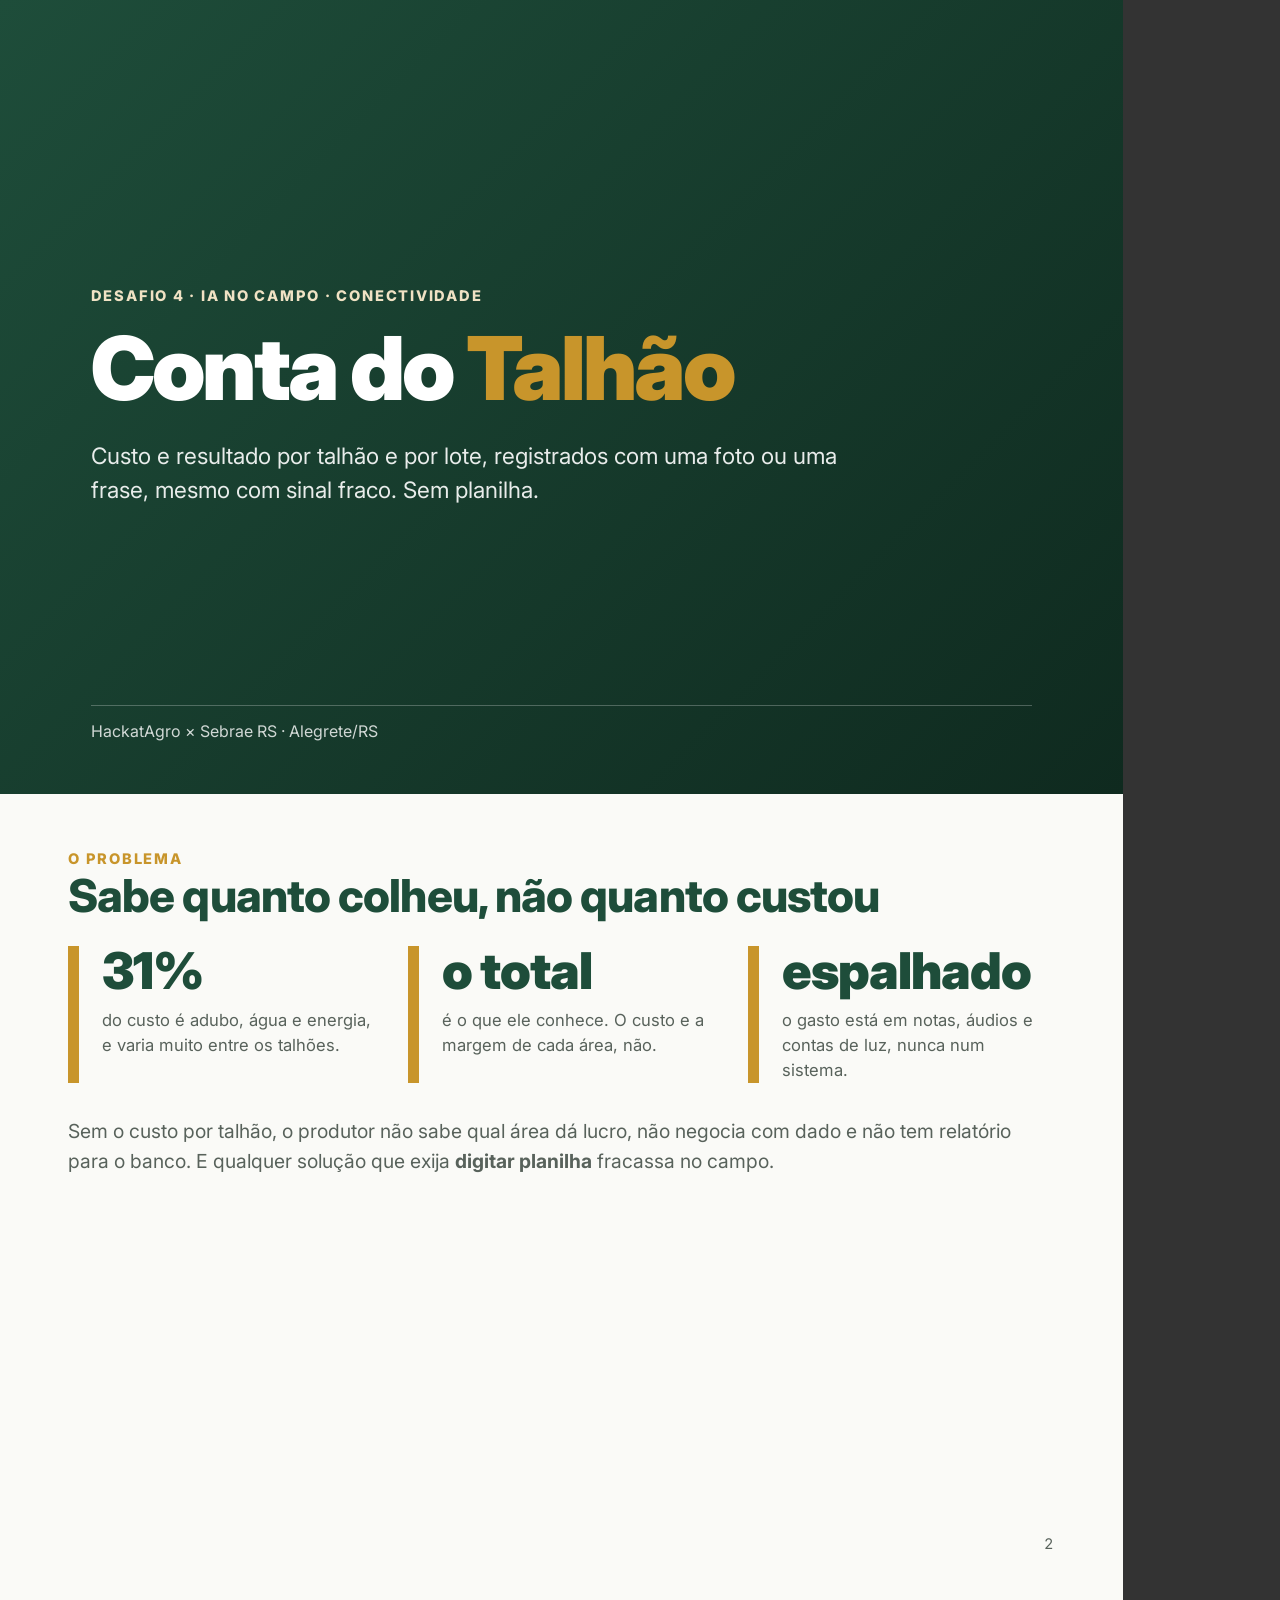
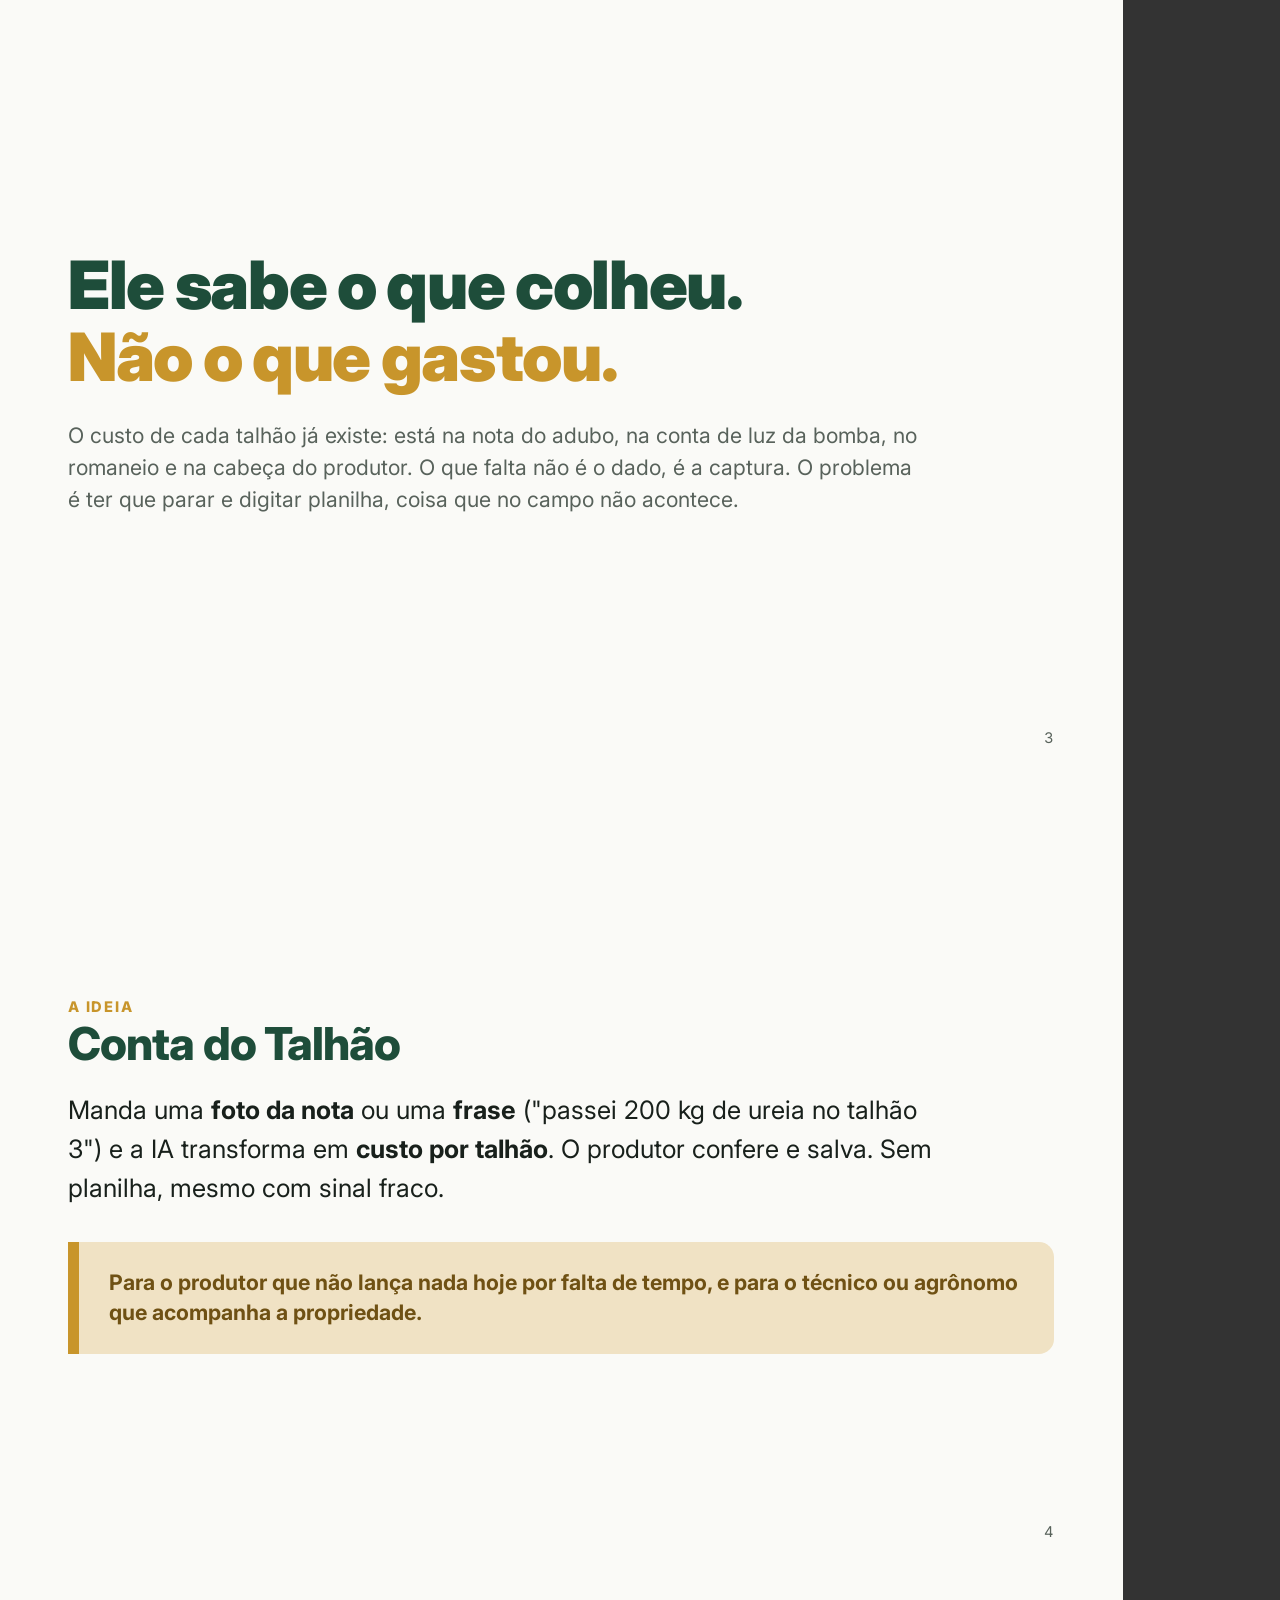
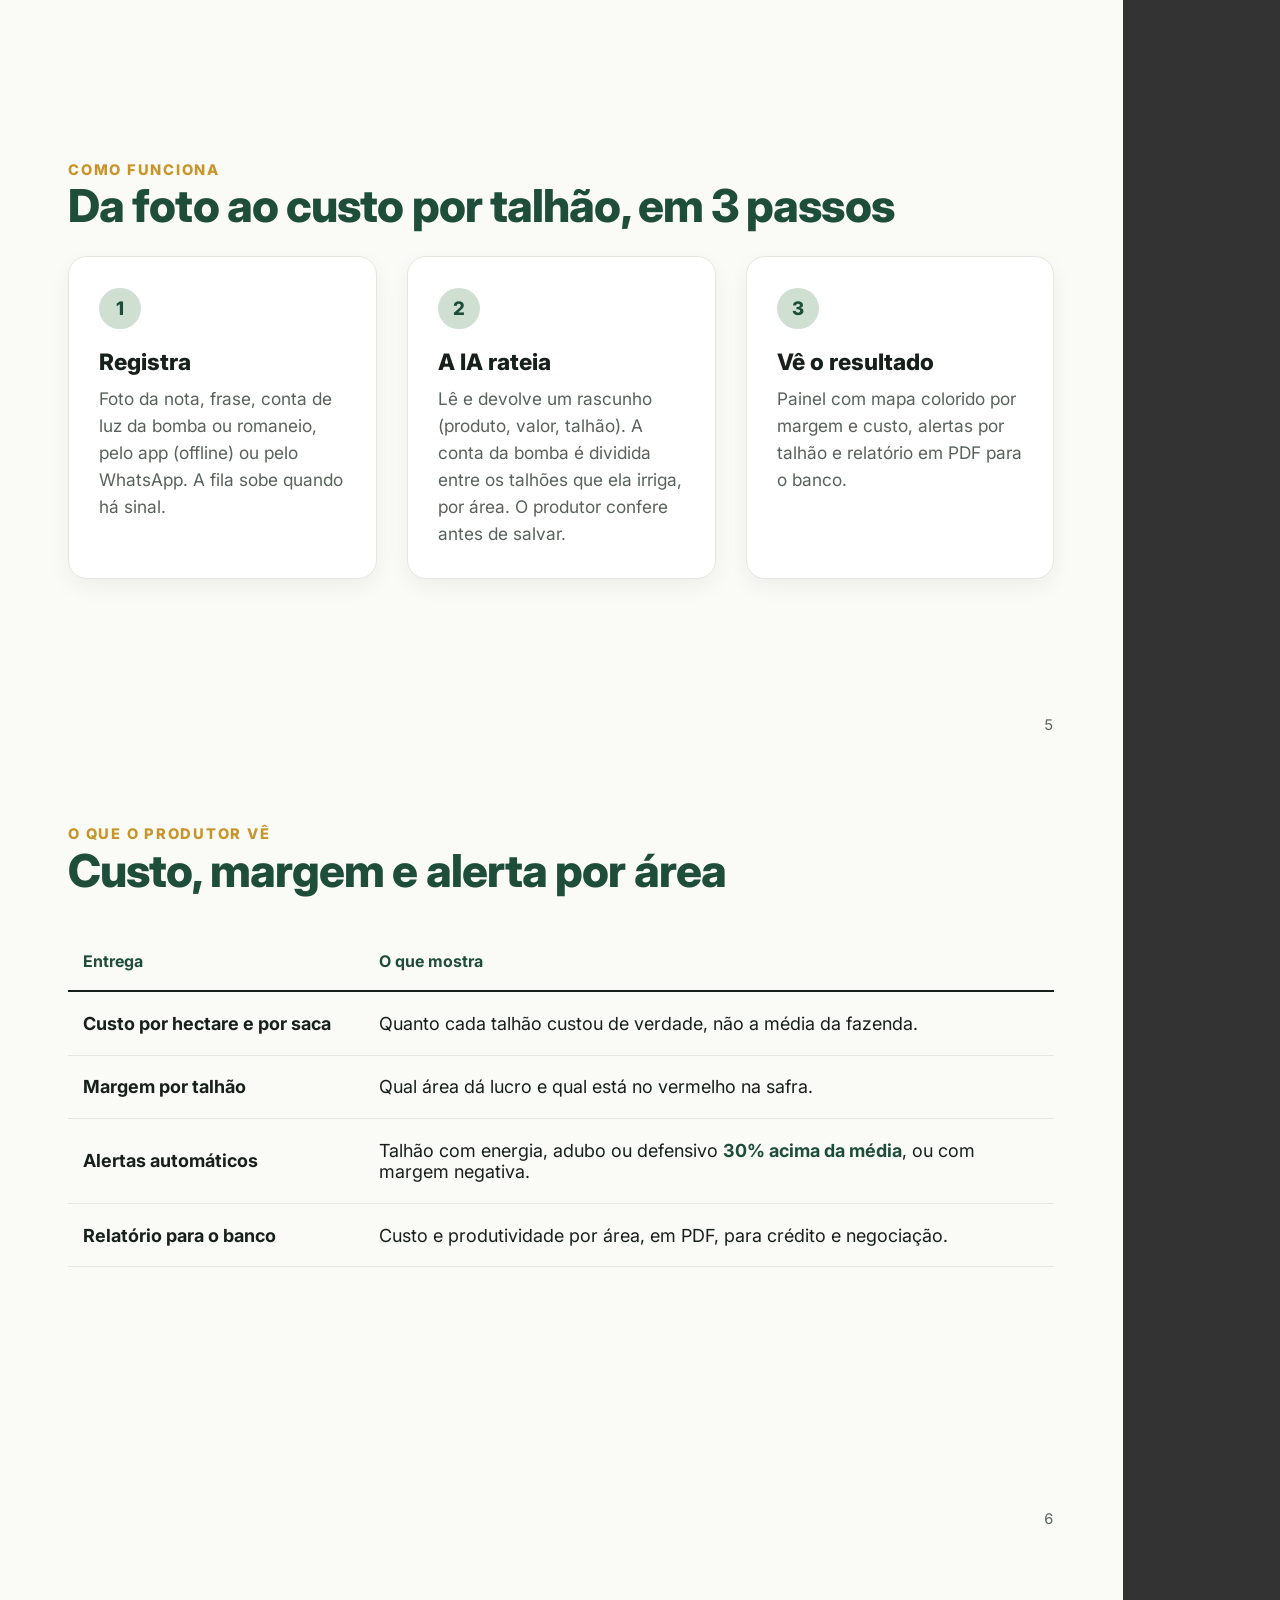
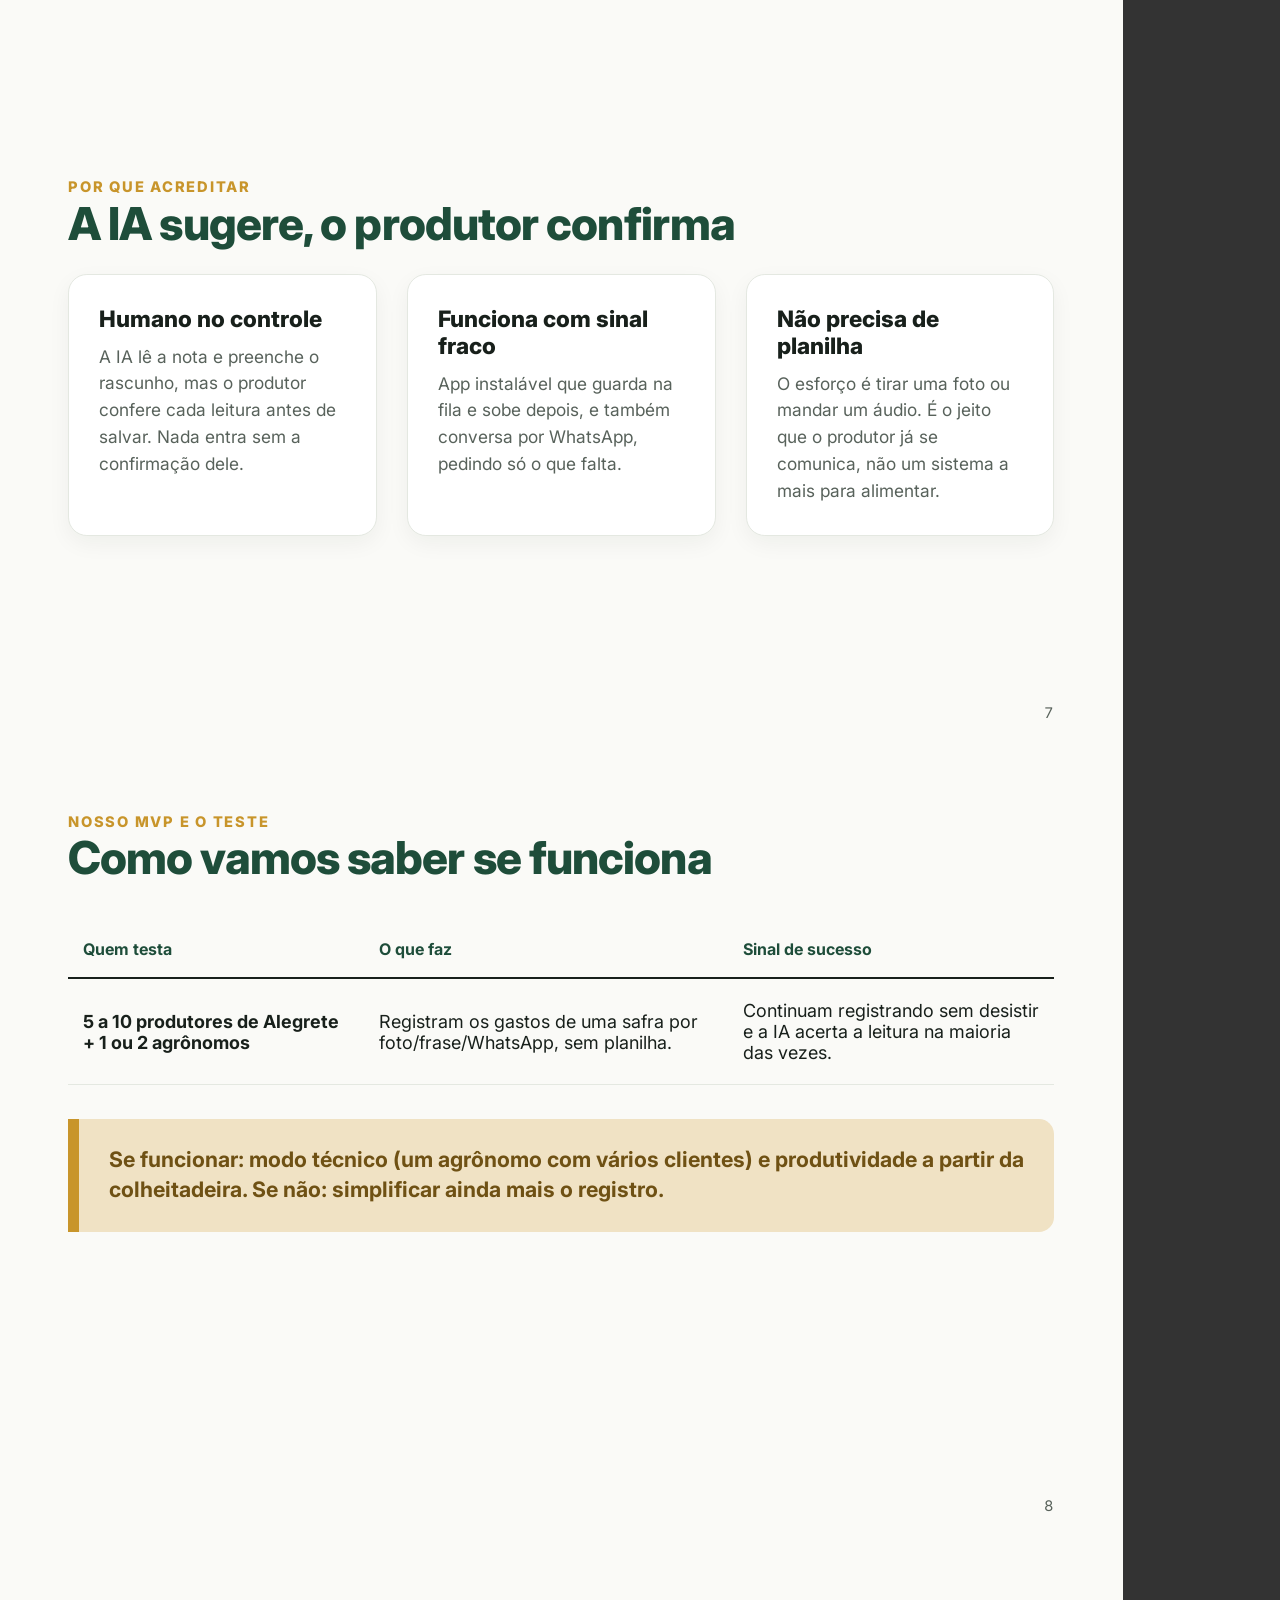
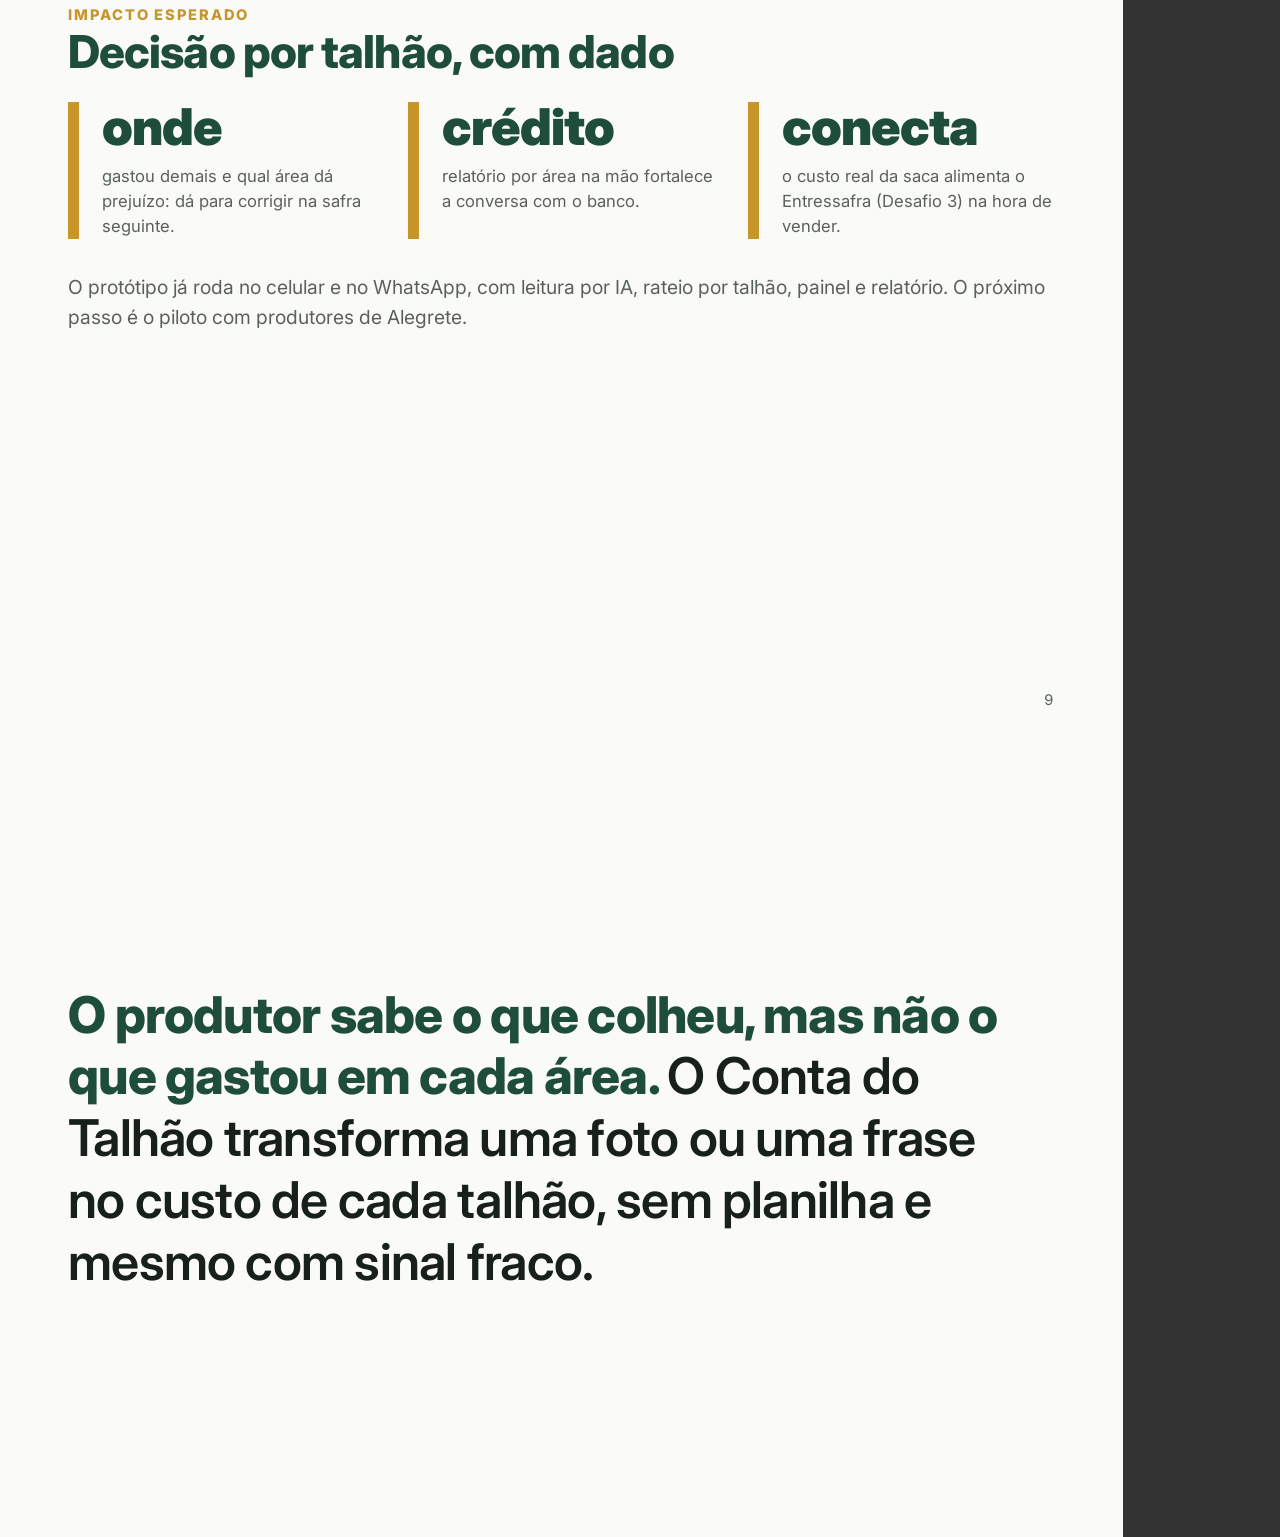
<file: Desafio 4 - Quanto Rende Este Hectare/pitch.html>
<!doctype html>
<html lang="pt-BR">
<head>
<meta charset="utf-8">
<title>Conta do Talhão — Pitch</title>
<style>
  @import url('https://fonts.googleapis.com/css2?family=Inter:wght@400;500;600;700;800;900&display=swap');
  :root{
    --lavoura:#1E4D3A; --lavoura2:#0f2a1f; --lavoura-claro:#CFE0D3;
    --casca:#C8952B; --casca-claro:#F0E2C4; --barro:#9A3F24;
    --papel:#FAFAF7; --tinta:#18201B; --suave:#58625B; --nevoa:#E4E8E1; --branco:#fff;
    --fonte:Inter,system-ui,'Segoe UI',sans-serif;
  }
  *{box-sizing:border-box; margin:0; padding:0;}
  @page{ size:A4 landscape; margin:0; }
  html,body{ font-family:var(--fonte); color:var(--tinta); background:#333; }

  .slide{ position:relative; width:297mm; height:210mm; overflow:hidden; background:var(--papel);
    padding:15mm 18mm 16mm; display:flex; flex-direction:column; page-break-after:always; }
  .slide:last-child{ page-break-after:auto; }
  .slide.mid{ justify-content:center; }

  .kicker{ text-transform:uppercase; letter-spacing:.12em; font-size:11pt; font-weight:800; color:var(--casca); }
  h2{ font-size:34pt; font-weight:800; letter-spacing:-.02em; margin:1mm 0 7mm; color:var(--lavoura); line-height:1.05; }
  .lead{ font-size:14.5pt; color:var(--suave); line-height:1.55; }
  .foot{ position:absolute; right:18mm; bottom:9mm; font-size:11pt; color:var(--suave); font-variant-numeric:tabular-nums; }

  .cards{ display:grid; gap:8mm; }
  .c3{ grid-template-columns:repeat(3,1fr); }
  .c2{ grid-template-columns:repeat(2,1fr); }
  .card{ background:var(--branco); border:1px solid var(--nevoa); border-radius:5mm; padding:8mm; box-shadow:0 2mm 6mm rgba(24,32,27,.05); }
  .card .n{ display:inline-grid; place-items:center; width:11mm; height:11mm; border-radius:50%; background:var(--lavoura-claro); color:var(--lavoura); font-weight:800; font-size:14pt; margin-bottom:5mm; }
  .card h3{ font-size:17pt; font-weight:800; color:var(--tinta); margin-bottom:3mm; }
  .card p{ font-size:13pt; color:var(--suave); line-height:1.55; }

  .stats{ display:grid; grid-template-columns:repeat(3,1fr); gap:9mm; }
  .stat{ border-left:3mm solid var(--casca); padding-left:6mm; }
  .stat .big{ font-size:38pt; font-weight:900; color:var(--lavoura); letter-spacing:-.02em; line-height:1; }
  .stat .lbl{ font-size:12.5pt; color:var(--suave); margin-top:3mm; line-height:1.5; }

  .destaque{ background:var(--casca-claro); border-left:3mm solid var(--casca); border-radius:0 4mm 4mm 0;
    padding:7mm 8mm; margin-top:8mm; font-size:16pt; font-weight:700; color:#6f5114; line-height:1.4; }

  table.tab{ width:100%; border-collapse:collapse; font-size:13.5pt; }
  table.tab th{ text-align:left; color:var(--lavoura); border-bottom:2px solid var(--tinta); padding:5mm 4mm; font-size:12pt; }
  table.tab td{ border-bottom:1px solid var(--nevoa); padding:5.5mm 4mm; vertical-align:middle; color:var(--tinta); }
  table.tab td:first-child{ font-weight:700; width:30%; }
  table.tab b{ color:var(--lavoura); }

  .capa{ background:linear-gradient(135deg, var(--lavoura) 0%, var(--lavoura2) 100%); padding:0; }
  .capa .in{ position:relative; z-index:2; color:#fff; height:100%; display:flex; flex-direction:column; justify-content:center; padding:0 24mm; }
  .capa .kicker{ color:var(--casca-claro); }
  .capa h1{ font-size:66pt; font-weight:900; letter-spacing:-.03em; line-height:1; margin:5mm 0 7mm; }
  .capa h1 .pt{ color:var(--casca); }
  .capa .sub{ font-size:17pt; color:rgba(255,255,255,.9); max-width:205mm; line-height:1.5; }
  .capa .meta{ position:absolute; z-index:2; left:24mm; right:24mm; bottom:14mm; color:rgba(255,255,255,.8);
    font-size:12pt; border-top:1px solid rgba(255,255,255,.25); padding-top:4mm; }

  .frase-slide{ justify-content:center; }
  .frase{ font-size:38pt; font-weight:800; line-height:1.22; letter-spacing:-.015em; color:var(--lavoura); max-width:250mm; }
  .frase .light{ color:var(--tinta); font-weight:600; }

  .virada{ justify-content:center; }
  .virada .big{ font-size:50pt; font-weight:900; letter-spacing:-.02em; line-height:1.08; color:var(--lavoura); }
  .virada .big .casca{ color:var(--casca); }
  .virada p{ font-size:16pt; color:var(--suave); margin-top:7mm; max-width:225mm; line-height:1.5; }
</style>
</head>
<body>

<!-- 1. CAPA -->
<section class="slide capa">
  <div class="in">
    <p class="kicker">Desafio 4 · IA no Campo · Conectividade</p>
    <h1>Conta do <span class="pt">Talhão</span></h1>
    <p class="sub">Custo e resultado por talhão e por lote, registrados com uma foto ou uma frase, mesmo com
      sinal fraco. Sem planilha.</p>
  </div>
  <div class="meta">HackatAgro × Sebrae RS · Alegrete/RS</div>
</section>

<!-- 2. O PROBLEMA -->
<section class="slide">
  <p class="kicker">O problema</p>
  <h2>Sabe quanto colheu, não quanto custou</h2>
  <div class="stats">
    <div class="stat"><div class="big">31%</div><div class="lbl">do custo é adubo, água e energia, e varia muito entre os talhões.</div></div>
    <div class="stat"><div class="big">o total</div><div class="lbl">é o que ele conhece. O custo e a margem de cada área, não.</div></div>
    <div class="stat"><div class="big">espalhado</div><div class="lbl">o gasto está em notas, áudios e contas de luz, nunca num sistema.</div></div>
  </div>
  <p class="lead" style="margin-top:9mm">Sem o custo por talhão, o produtor não sabe qual área dá lucro, não negocia
    com dado e não tem relatório para o banco. E qualquer solução que exija <b>digitar planilha</b> fracassa no campo.</p>
  <div class="foot">2</div>
</section>

<!-- 3. A RAIZ -->
<section class="slide virada">
  <div class="big">Ele sabe o que colheu.<br><span class="casca">Não o que gastou.</span></div>
  <p>O custo de cada talhão já existe: está na nota do adubo, na conta de luz da bomba, no romaneio e na cabeça do
    produtor. O que falta não é o dado, é a captura. O problema é ter que parar e digitar planilha, coisa que no
    campo não acontece.</p>
  <div class="foot">3</div>
</section>

<!-- 4. A IDEIA -->
<section class="slide mid">
  <p class="kicker">A ideia</p>
  <h2 style="margin-bottom:6mm">Conta do Talhão</h2>
  <p class="lead" style="font-size:19pt; color:var(--tinta); max-width:235mm">Manda uma <b>foto da nota</b> ou uma
    <b>frase</b> ("passei 200 kg de ureia no talhão 3") e a IA transforma em <b>custo por talhão</b>. O produtor
    confere e salva. Sem planilha, mesmo com sinal fraco.</p>
  <div class="destaque" style="margin-top:9mm">Para o produtor que não lança nada hoje por falta de tempo, e para o
    técnico ou agrônomo que acompanha a propriedade.</div>
  <div class="foot">4</div>
</section>

<!-- 5. COMO FUNCIONA -->
<section class="slide mid">
  <p class="kicker">Como funciona</p>
  <h2>Da foto ao custo por talhão, em 3 passos</h2>
  <div class="cards c3">
    <div class="card"><span class="n">1</span><h3>Registra</h3><p>Foto da nota, frase, conta de luz da bomba ou
      romaneio, pelo app (offline) ou pelo WhatsApp. A fila sobe quando há sinal.</p></div>
    <div class="card"><span class="n">2</span><h3>A IA rateia</h3><p>Lê e devolve um rascunho (produto, valor, talhão).
      A conta da bomba é dividida entre os talhões que ela irriga, por área. O produtor confere antes de salvar.</p></div>
    <div class="card"><span class="n">3</span><h3>Vê o resultado</h3><p>Painel com mapa colorido por margem e custo,
      alertas por talhão e relatório em PDF para o banco.</p></div>
  </div>
  <div class="foot">5</div>
</section>

<!-- 6. O QUE ENTREGA -->
<section class="slide">
  <p class="kicker">O que o produtor vê</p>
  <h2>Custo, margem e alerta por área</h2>
  <table class="tab" style="margin-top:3mm">
    <thead><tr><th>Entrega</th><th>O que mostra</th></tr></thead>
    <tbody>
      <tr><td>Custo por hectare e por saca</td><td>Quanto cada talhão custou de verdade, não a média da fazenda.</td></tr>
      <tr><td>Margem por talhão</td><td>Qual área dá lucro e qual está no vermelho na safra.</td></tr>
      <tr><td>Alertas automáticos</td><td>Talhão com energia, adubo ou defensivo <b>30% acima da média</b>, ou com margem negativa.</td></tr>
      <tr><td>Relatório para o banco</td><td>Custo e produtividade por área, em PDF, para crédito e negociação.</td></tr>
    </tbody>
  </table>
  <div class="foot">6</div>
</section>

<!-- 7. POR QUE CONFIAR -->
<section class="slide mid">
  <p class="kicker">Por que acreditar</p>
  <h2>A IA sugere, o produtor confirma</h2>
  <div class="cards c3">
    <div class="card"><h3>Humano no controle</h3><p>A IA lê a nota e preenche o rascunho, mas o produtor confere cada
      leitura antes de salvar. Nada entra sem a confirmação dele.</p></div>
    <div class="card"><h3>Funciona com sinal fraco</h3><p>App instalável que guarda na fila e sobe depois, e também
      conversa por WhatsApp, pedindo só o que falta.</p></div>
    <div class="card"><h3>Não precisa de planilha</h3><p>O esforço é tirar uma foto ou mandar um áudio. É o jeito que o
      produtor já se comunica, não um sistema a mais para alimentar.</p></div>
  </div>
  <div class="foot">7</div>
</section>

<!-- 8. MVP E TESTE -->
<section class="slide">
  <p class="kicker">Nosso MVP e o teste</p>
  <h2>Como vamos saber se funciona</h2>
  <table class="tab" style="margin-top:3mm">
    <thead><tr><th>Quem testa</th><th>O que faz</th><th>Sinal de sucesso</th></tr></thead>
    <tbody>
      <tr><td>5 a 10 produtores de Alegrete + 1 ou 2 agrônomos</td>
        <td>Registram os gastos de uma safra por foto/frase/WhatsApp, sem planilha.</td>
        <td>Continuam registrando sem desistir e a IA acerta a leitura na maioria das vezes.</td></tr>
    </tbody>
  </table>
  <div class="destaque" style="margin-top:9mm">Se funcionar: modo técnico (um agrônomo com vários clientes) e
    produtividade a partir da colheitadeira. Se não: simplificar ainda mais o registro.</div>
  <div class="foot">8</div>
</section>

<!-- 9. IMPACTO -->
<section class="slide">
  <p class="kicker">Impacto esperado</p>
  <h2>Decisão por talhão, com dado</h2>
  <div class="stats">
    <div class="stat"><div class="big">onde</div><div class="lbl">gastou demais e qual área dá prejuízo: dá para corrigir na safra seguinte.</div></div>
    <div class="stat"><div class="big">crédito</div><div class="lbl">relatório por área na mão fortalece a conversa com o banco.</div></div>
    <div class="stat"><div class="big">conecta</div><div class="lbl">o custo real da saca alimenta o Entressafra (Desafio 3) na hora de vender.</div></div>
  </div>
  <p class="lead" style="margin-top:9mm">O protótipo já roda no celular e no WhatsApp, com leitura por IA, rateio por
    talhão, painel e relatório. O próximo passo é o piloto com produtores de Alegrete.</p>
  <div class="foot">9</div>
</section>

<!-- 10. FRASE -->
<section class="slide frase-slide">
  <p class="frase">O produtor sabe o que colheu, mas não o que gastou em cada área. <span class="light">O Conta do
    Talhão transforma uma foto ou uma frase no custo de cada talhão, sem planilha e mesmo com sinal fraco.</span></p>
</section>

</body>
</html>
</file>
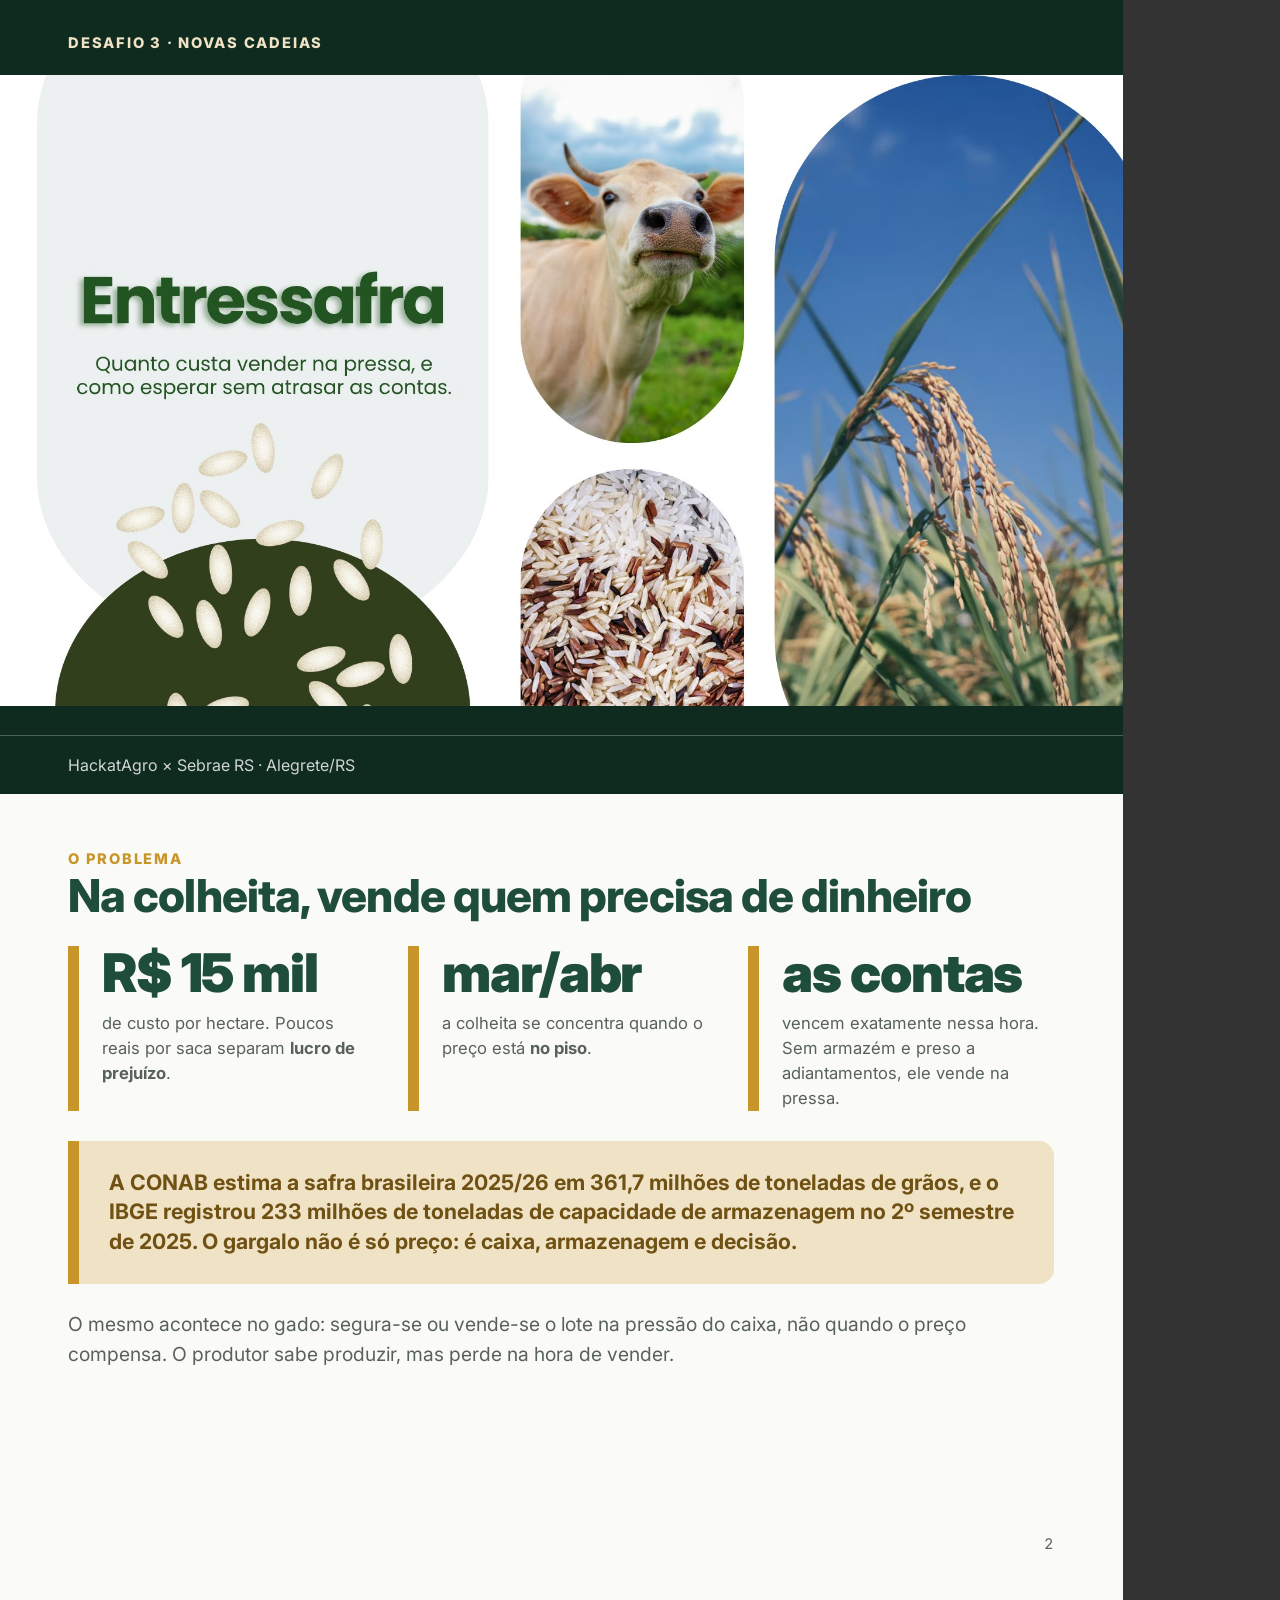
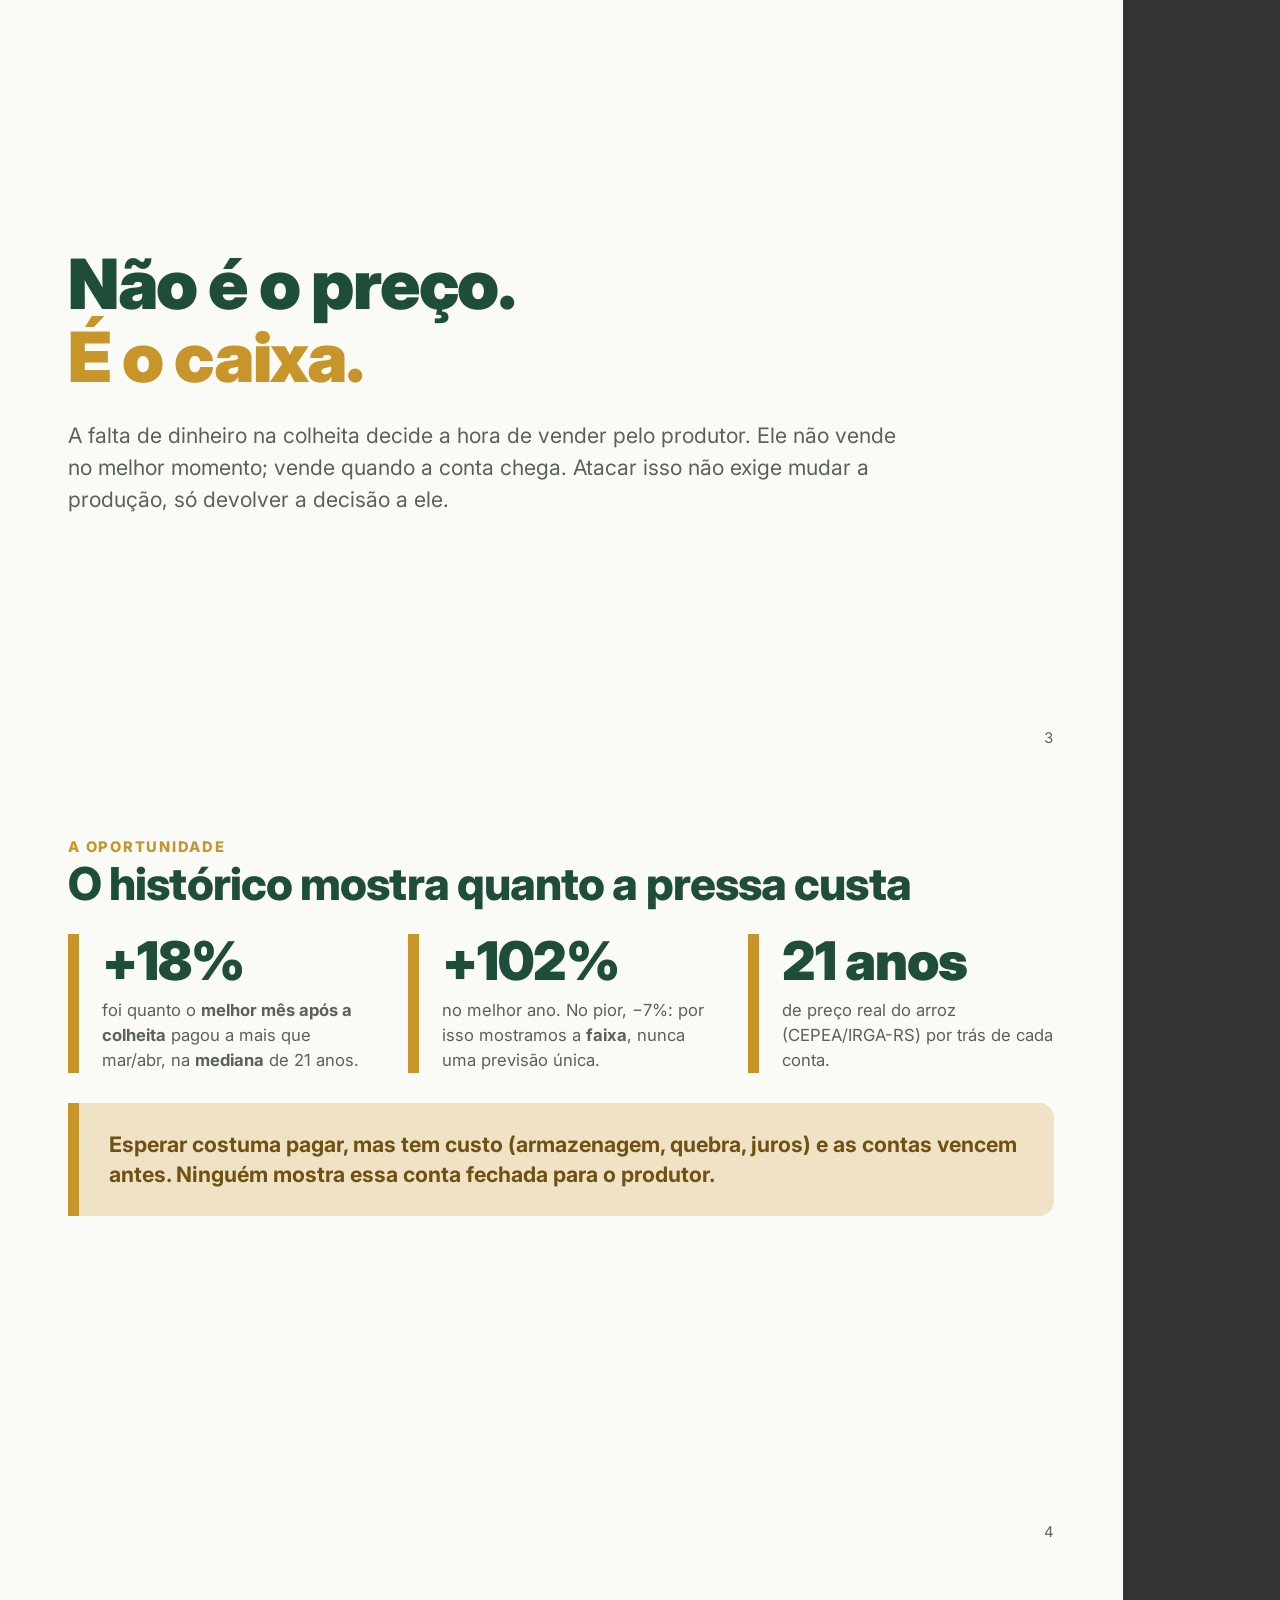
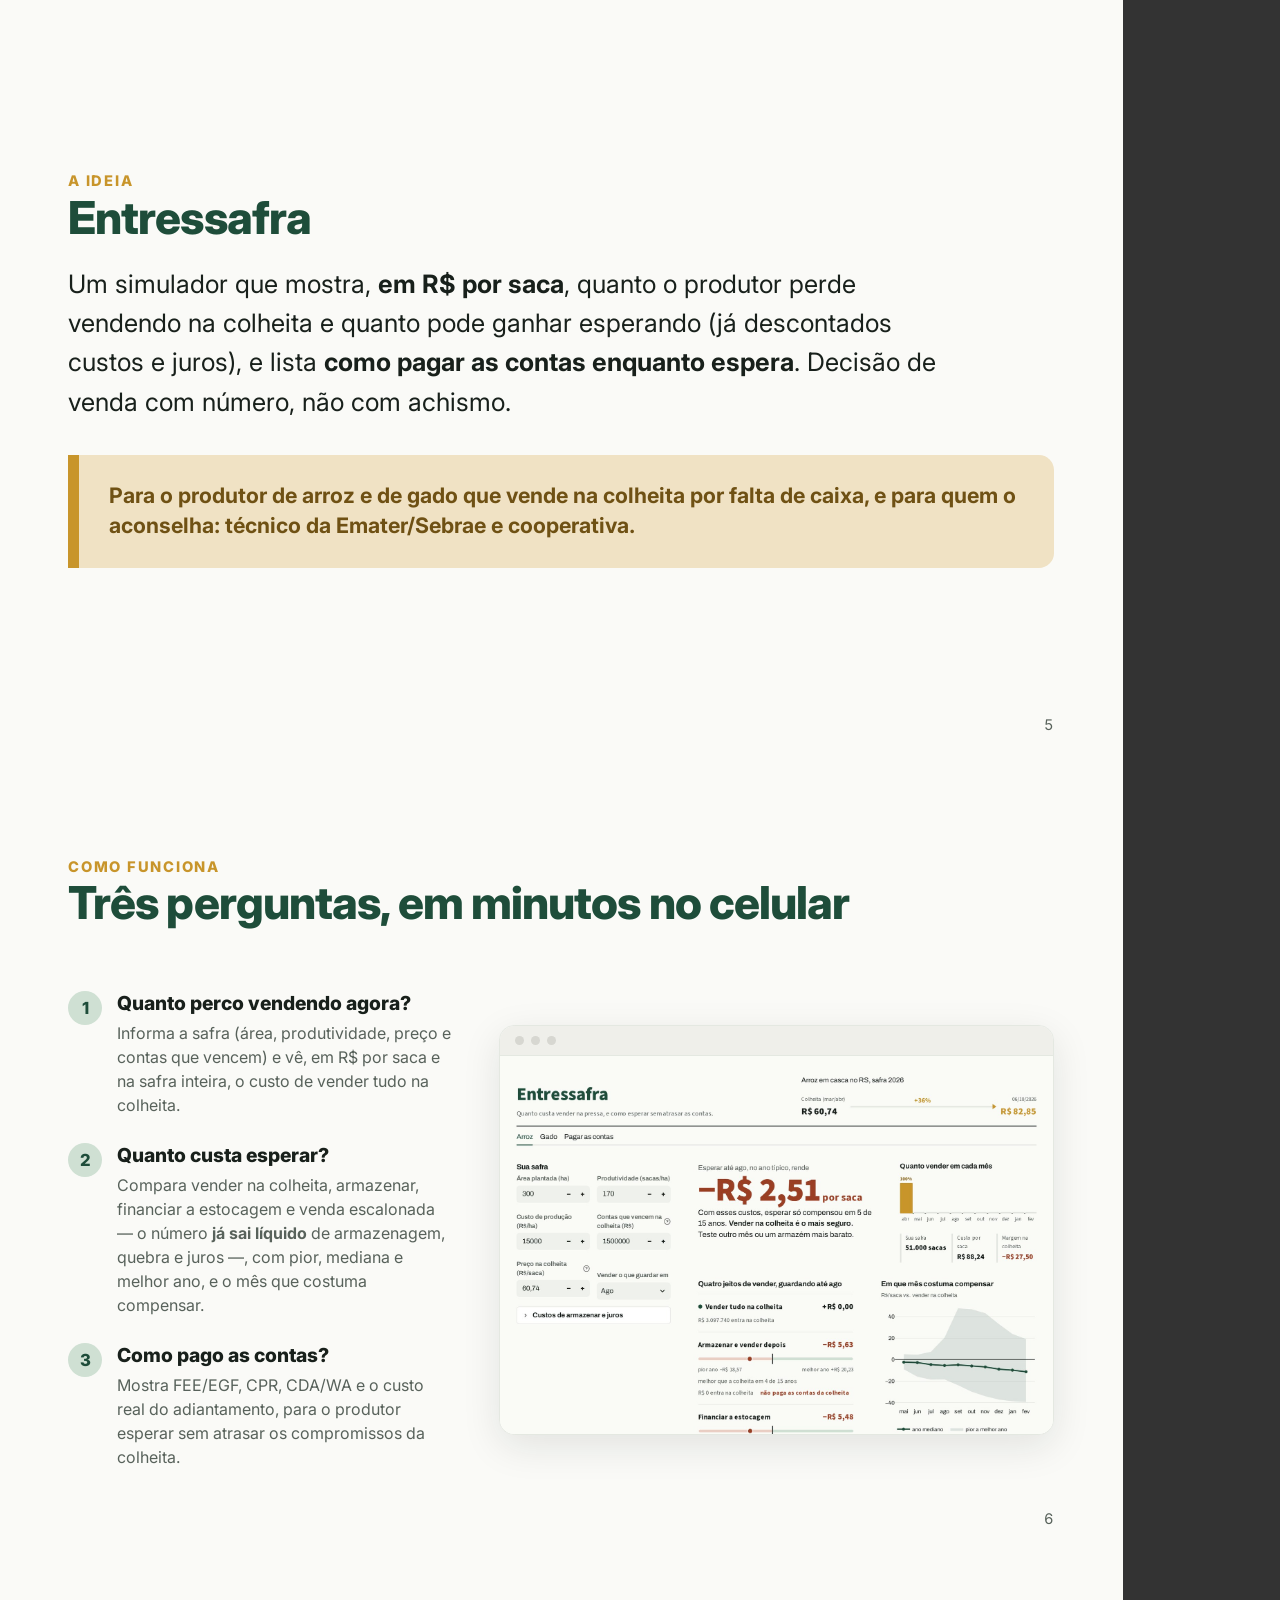
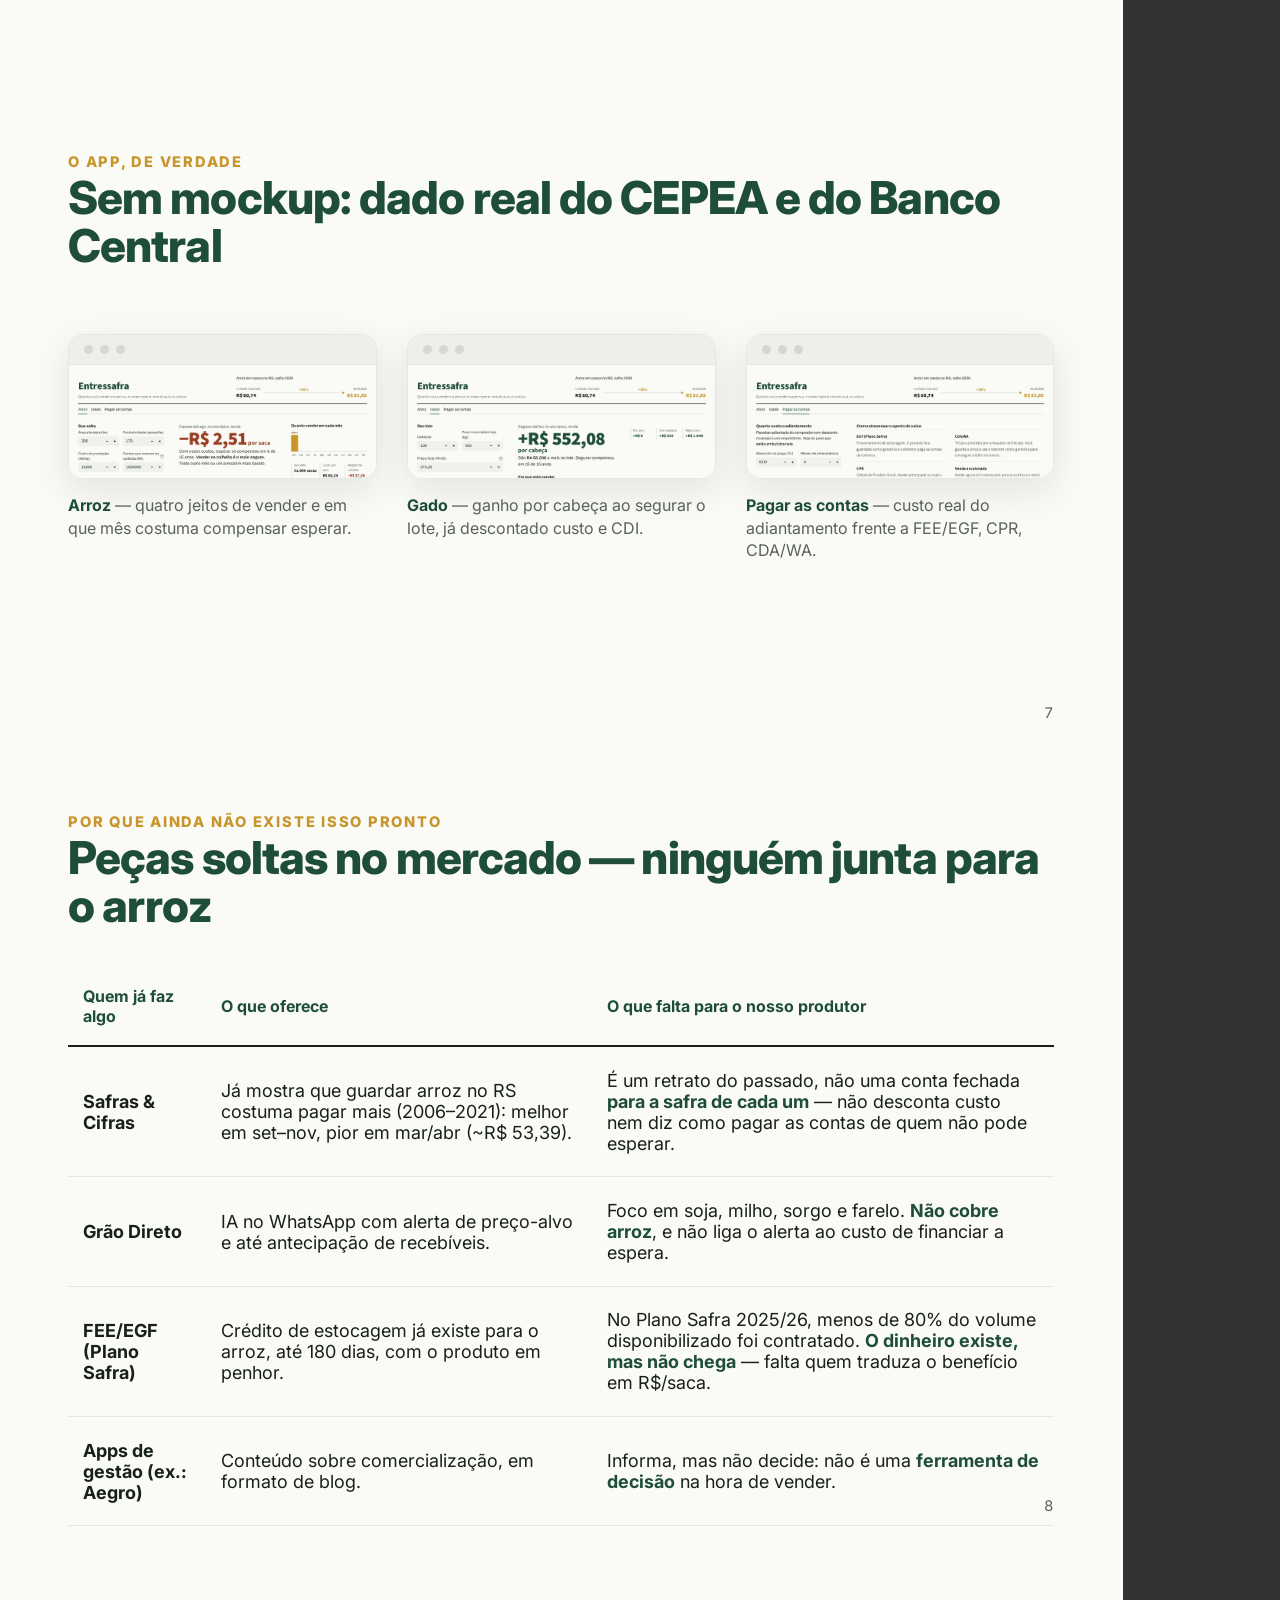
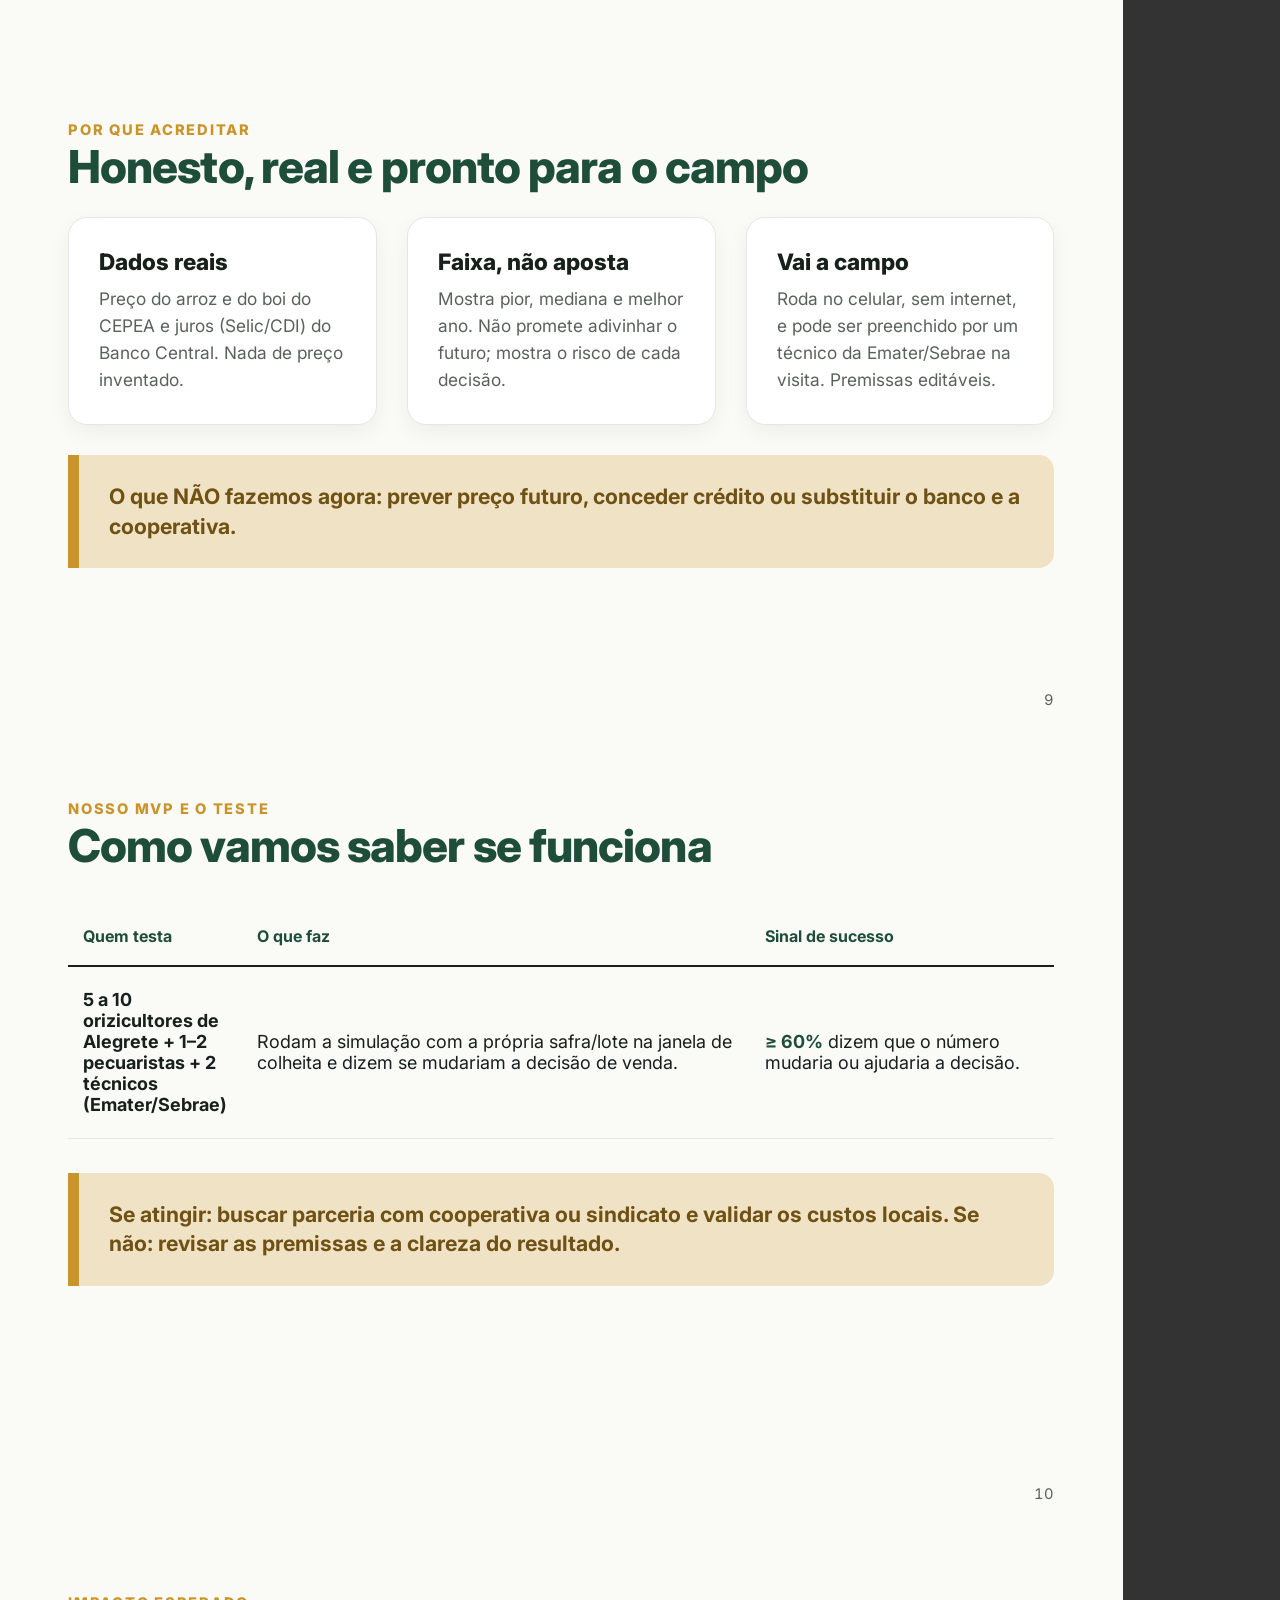
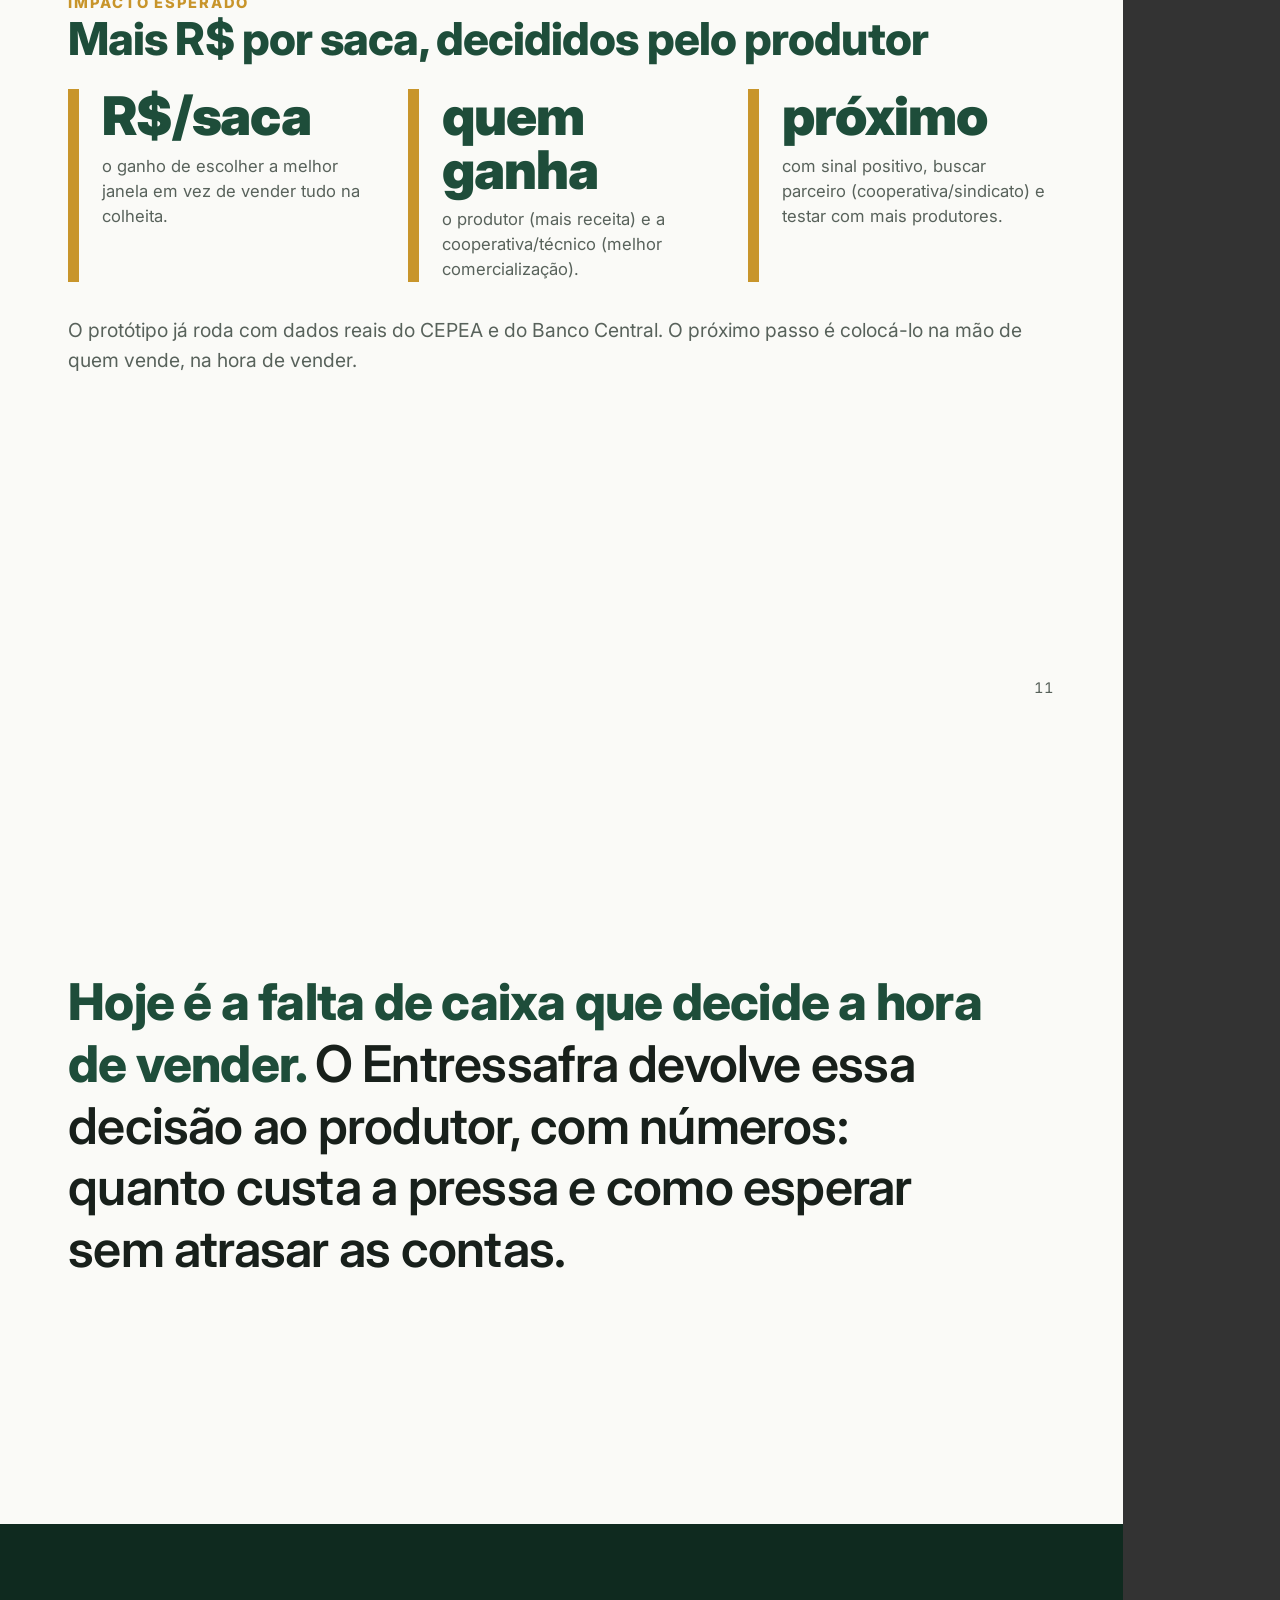
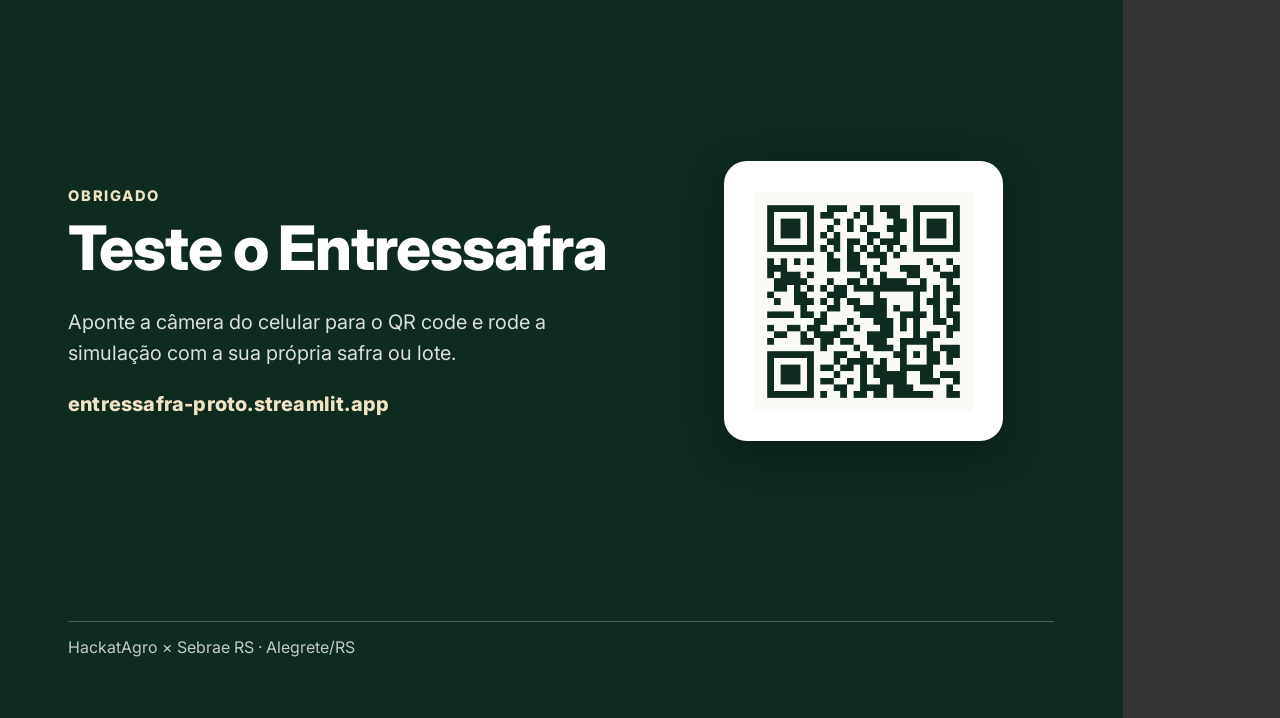
<file: Desafio_3_Vender_na_Hora_Certa/pitch - com imagens.html>
<!doctype html>
<html lang="pt-BR">
<head>
<meta charset="utf-8">
<title>Entressafra — Pitch</title>
<style>
  @import url('https://fonts.googleapis.com/css2?family=Inter:wght@400;500;600;700;800;900&display=swap');
  :root{
    --lavoura:#1E4D3A; --lavoura2:#0f2a1f; --lavoura-claro:#CFE0D3;
    --casca:#C8952B; --casca-claro:#F0E2C4; --barro:#9A3F24;
    --papel:#FAFAF7; --tinta:#18201B; --suave:#58625B; --nevoa:#E4E8E1; --branco:#fff;
    --fonte:Inter,system-ui,'Segoe UI',sans-serif;
  }
  *{box-sizing:border-box; margin:0; padding:0;}
  @page{ size:A4 landscape; margin:0; }
  html,body{ font-family:var(--fonte); color:var(--tinta); background:#333; }

  .slide{ position:relative; width:297mm; height:210mm; overflow:hidden; background:var(--papel);
    padding:15mm 18mm 16mm; display:flex; flex-direction:column; page-break-after:always; }
  .slide:last-child{ page-break-after:auto; }
  .slide.mid{ justify-content:center; }

  .kicker{ text-transform:uppercase; letter-spacing:.12em; font-size:11pt; font-weight:800; color:var(--casca); }
  h2{ font-size:34pt; font-weight:800; letter-spacing:-.02em; margin:1mm 0 7mm; color:var(--lavoura); line-height:1.05; }
  .lead{ font-size:14.5pt; color:var(--suave); line-height:1.55; }
  .foot{ position:absolute; right:18mm; bottom:9mm; font-size:11pt; color:var(--suave); font-variant-numeric:tabular-nums; }

  .cards{ display:grid; gap:8mm; }
  .c3{ grid-template-columns:repeat(3,1fr); }
  .c2{ grid-template-columns:repeat(2,1fr); }
  .card{ background:var(--branco); border:1px solid var(--nevoa); border-radius:5mm; padding:8mm; box-shadow:0 2mm 6mm rgba(24,32,27,.05); }
  .card .n{ display:inline-grid; place-items:center; width:11mm; height:11mm; border-radius:50%; background:var(--lavoura-claro); color:var(--lavoura); font-weight:800; font-size:14pt; margin-bottom:5mm; }
  .card h3{ font-size:17pt; font-weight:800; color:var(--tinta); margin-bottom:3mm; }
  .card p{ font-size:13pt; color:var(--suave); line-height:1.55; }

  .stats{ display:grid; grid-template-columns:repeat(3,1fr); gap:9mm; }
  .stat{ border-left:3mm solid var(--casca); padding-left:6mm; }
  .stat .big{ font-size:40pt; font-weight:900; color:var(--lavoura); letter-spacing:-.02em; line-height:1; }
  .stat .lbl{ font-size:12.5pt; color:var(--suave); margin-top:3mm; line-height:1.5; }

  .destaque{ background:var(--casca-claro); border-left:3mm solid var(--casca); border-radius:0 4mm 4mm 0;
    padding:7mm 8mm; margin-top:8mm; font-size:16pt; font-weight:700; color:#6f5114; line-height:1.4; }

  table.tab{ width:100%; border-collapse:collapse; font-size:13.5pt; }
  table.tab th{ text-align:left; color:var(--lavoura); border-bottom:2px solid var(--tinta); padding:5mm 4mm; font-size:12pt; }
  table.tab td{ border-bottom:1px solid var(--nevoa); padding:6mm 4mm; vertical-align:middle; color:var(--tinta); }
  table.tab td:first-child{ font-weight:700; width:14%; }
  table.tab b{ color:var(--lavoura); }

  /* capa: foto de Entressafra (arroz, gado, colheita) */
  .capa{ background:var(--lavoura2); padding:0; }
  .capa .topo{ padding:9mm 18mm 0; }
  .capa .kicker{ color:var(--casca-claro); }
  .capa .foto{ display:block; width:100%; margin-top:6mm; }
  .capa .meta{ margin-top:auto; padding:5mm 18mm; color:rgba(255,255,255,.8);
    font-size:12pt; border-top:1px solid rgba(255,255,255,.25); }

  .frase-slide{ justify-content:center; }
  .frase{ font-size:38pt; font-weight:800; line-height:1.22; letter-spacing:-.015em; color:var(--lavoura); max-width:250mm; }
  .frase .light{ color:var(--tinta); font-weight:600; }

  /* slide de virada (afirmação forte) */
  .virada{ justify-content:center; }
  .virada .big{ font-size:52pt; font-weight:900; letter-spacing:-.02em; line-height:1.05; color:var(--lavoura); }
  .virada .big .casca{ color:var(--casca); }
  .virada p{ font-size:16pt; color:var(--suave); margin-top:7mm; max-width:220mm; line-height:1.5; }

  /* screenshots reais do app, em moldura de navegador */
  .shot{ background:var(--branco); border:1px solid var(--nevoa); border-radius:4mm; overflow:hidden;
    box-shadow:0 3mm 10mm rgba(24,32,27,.1); }
  .shot .bar{ background:#EFEFEA; padding:2.6mm 4mm; display:flex; gap:1.8mm; align-items:center;
    border-bottom:1px solid var(--nevoa); }
  .shot .bar .dot{ width:2.4mm; height:2.4mm; border-radius:50%; background:#D7D7D1; }
  .shot img{ display:block; width:100%; }

  .split{ display:grid; grid-template-columns:0.82fr 1.18fr; gap:12mm; align-items:center; margin-top:10mm; }
  .steps{ display:flex; flex-direction:column; gap:7mm; }
  .step{ display:flex; gap:4mm; align-items:flex-start; }
  .step .n{ flex:none; display:inline-grid; place-items:center; width:9mm; height:9mm; border-radius:50%;
    background:var(--lavoura-claro); color:var(--lavoura); font-weight:800; font-size:12.5pt; }
  .step h3{ font-size:14.5pt; font-weight:800; color:var(--tinta); margin-bottom:1.5mm; }
  .step p{ font-size:12pt; color:var(--suave); line-height:1.5; }

  .trio{ display:grid; grid-template-columns:repeat(3,1fr); gap:8mm; align-items:start; margin-top:10mm; }
  .trio figure{ display:flex; flex-direction:column; gap:4mm; }
  .trio figcaption{ font-size:12pt; color:var(--suave); line-height:1.4; }
  .trio figcaption b{ color:var(--lavoura); }

  /* slide final: obrigado + QR do protótipo */
  .obrigado{ background:var(--lavoura2); color:#fff; }
  .obrigado .conteudo{ flex:1; display:flex; align-items:center; }
  .obrigado .grid{ display:grid; grid-template-columns:1.3fr 0.9fr; gap:14mm; align-items:center; width:100%; }
  .obrigado .kicker{ color:var(--casca-claro); }
  .obrigado h2{ color:#fff; font-size:46pt; margin-top:3mm; }
  .obrigado .lead{ color:rgba(255,255,255,.85); font-size:15pt; max-width:140mm; }
  .obrigado .link{ font-size:15pt; font-weight:800; color:var(--casca-claro); margin-top:6mm; letter-spacing:.01em; }
  .obrigado .qr-col{ display:flex; justify-content:center; }
  .obrigado .qr-card{ background:#fff; padding:8mm; border-radius:6mm; display:inline-flex;
    box-shadow:0 3mm 10mm rgba(0,0,0,.3); }
  .obrigado .qr-card img{ width:58mm; height:58mm; display:block; }
  .obrigado .meta{ color:rgba(255,255,255,.75); font-size:12pt; border-top:1px solid rgba(255,255,255,.25);
    padding-top:4mm; }
</style>
</head>
<body>

<!-- 1. CAPA -->
<section class="slide capa">
  <div class="topo"><p class="kicker">Desafio 3 · Novas Cadeias</p></div>
  <img class="foto" src="assets/capa-entressafra.jpg" alt="Entressafra — arroz, gado e colheita no Rio Grande do Sul">
  <div class="meta">HackatAgro × Sebrae RS · Alegrete/RS</div>
</section>

<!-- 2. O PROBLEMA -->
<section class="slide">
  <p class="kicker">O problema</p>
  <h2>Na colheita, vende quem precisa de dinheiro</h2>
  <div class="stats">
    <div class="stat"><div class="big">R$ 15 mil</div><div class="lbl">de custo por hectare. Poucos reais por saca separam <b>lucro de prejuízo</b>.</div></div>
    <div class="stat"><div class="big">mar/abr</div><div class="lbl">a colheita se concentra quando o preço está <b>no piso</b>.</div></div>
    <div class="stat"><div class="big">as contas</div><div class="lbl">vencem exatamente nessa hora. Sem armazém e preso a adiantamentos, ele vende na pressa.</div></div>
  </div>
  <div class="destaque">A CONAB estima a safra brasileira 2025/26 em <b>361,7 milhões de toneladas</b> de grãos, e o
    IBGE registrou <b>233 milhões de toneladas</b> de capacidade de armazenagem no 2º semestre de 2025. O gargalo não
    é só preço: é caixa, armazenagem e decisão.</div>
  <p class="lead" style="margin-top:7mm">O mesmo acontece no gado: segura-se ou vende-se o lote na pressão do caixa,
    não quando o preço compensa. O produtor sabe produzir, mas perde na hora de vender.</p>
  <div class="foot">2</div>
</section>

<!-- 3. A RAIZ -->
<section class="slide virada">
  <div class="big">Não é o preço.<br><span class="casca">É o caixa.</span></div>
  <p>A falta de dinheiro na colheita decide a hora de vender pelo produtor. Ele não vende no melhor momento;
    vende quando a conta chega. Atacar isso não exige mudar a produção, só devolver a decisão a ele.</p>
  <div class="foot">3</div>
</section>

<!-- 4. A OPORTUNIDADE -->
<section class="slide">
  <p class="kicker">A oportunidade</p>
  <h2>O histórico mostra quanto a pressa custa</h2>
  <div class="stats">
    <div class="stat"><div class="big">+18%</div><div class="lbl">foi quanto o <b>melhor mês após a colheita</b> pagou a mais que mar/abr, na <b>mediana</b> de 21 anos.</div></div>
    <div class="stat"><div class="big">+102%</div><div class="lbl">no melhor ano. No pior, −7%: por isso mostramos a <b>faixa</b>, nunca uma previsão única.</div></div>
    <div class="stat"><div class="big">21 anos</div><div class="lbl">de preço real do arroz (CEPEA/IRGA-RS) por trás de cada conta.</div></div>
  </div>
  <div class="destaque">Esperar costuma pagar, mas tem custo (armazenagem, quebra, juros) e as contas vencem antes.
    Ninguém mostra essa conta fechada para o produtor.</div>
  <div class="foot">4</div>
</section>

<!-- 5. A IDEIA -->
<section class="slide mid">
  <p class="kicker">A ideia</p>
  <h2 style="margin-bottom:6mm">Entressafra</h2>
  <p class="lead" style="font-size:19pt; color:var(--tinta); max-width:235mm">Um simulador que mostra, <b>em R$ por
    saca</b>, quanto o produtor perde vendendo na colheita e quanto pode ganhar esperando (já descontados custos e
    juros), e lista <b>como pagar as contas enquanto espera</b>. Decisão de venda com número, não com achismo.</p>
  <div class="destaque" style="margin-top:9mm">Para o produtor de arroz e de gado que vende na colheita por falta de
    caixa, e para quem o aconselha: técnico da Emater/Sebrae e cooperativa.</div>
  <div class="foot">5</div>
</section>

<!-- 6. COMO FUNCIONA -->
<section class="slide mid">
  <p class="kicker">Como funciona</p>
  <h2>Três perguntas, em minutos no celular</h2>
  <div class="split">
    <div class="steps">
      <div class="step"><span class="n">1</span><div><h3>Quanto perco vendendo agora?</h3><p>Informa a safra (área,
        produtividade, preço e contas que vencem) e vê, em R$ por saca e na safra inteira, o custo de vender tudo na colheita.</p></div></div>
      <div class="step"><span class="n">2</span><div><h3>Quanto custa esperar?</h3><p>Compara vender na colheita, armazenar,
        financiar a estocagem e venda escalonada — o número <b>já sai líquido</b> de armazenagem, quebra e juros —, com
        pior, mediana e melhor ano, e o mês que costuma compensar.</p></div></div>
      <div class="step"><span class="n">3</span><div><h3>Como pago as contas?</h3><p>Mostra FEE/EGF, CPR, CDA/WA e o custo real do
        adiantamento, para o produtor esperar sem atrasar os compromissos da colheita.</p></div></div>
    </div>
    <div class="shot">
      <div class="bar"><span class="dot"></span><span class="dot"></span><span class="dot"></span></div>
      <img src="assets/screenshot-arroz-hero.jpg" alt="Tela do app Entressafra, aba Arroz, mostrando o resultado de esperar até agosto">
    </div>
  </div>
  <div class="foot">6</div>
</section>

<!-- 6b. O APP, DE VERDADE -->
<section class="slide mid">
  <p class="kicker">O app, de verdade</p>
  <h2>Sem mockup: dado real do CEPEA e do Banco Central</h2>
  <div class="trio">
    <figure>
      <div class="shot"><div class="bar"><span class="dot"></span><span class="dot"></span><span class="dot"></span></div>
        <img src="assets/screenshot-arroz.jpg" alt="Aba Arroz: cenários de venda com pior, mediana e melhor ano"></div>
      <figcaption><b>Arroz</b> — quatro jeitos de vender e em que mês costuma compensar esperar.</figcaption>
    </figure>
    <figure>
      <div class="shot"><div class="bar"><span class="dot"></span><span class="dot"></span><span class="dot"></span></div>
        <img src="assets/screenshot-gado.jpg" alt="Aba Gado: ganho por cabeça ao segurar o lote"></div>
      <figcaption><b>Gado</b> — ganho por cabeça ao segurar o lote, já descontado custo e CDI.</figcaption>
    </figure>
    <figure>
      <div class="shot"><div class="bar"><span class="dot"></span><span class="dot"></span><span class="dot"></span></div>
        <img src="assets/screenshot-contas.jpg" alt="Aba Pagar as contas: custo do adiantamento e alternativas de crédito"></div>
      <figcaption><b>Pagar as contas</b> — custo real do adiantamento frente a FEE/EGF, CPR, CDA/WA.</figcaption>
    </figure>
  </div>
  <div class="foot">7</div>
</section>

<!-- 8. POR QUE NINGUÉM RESOLVEU ISSO AINDA -->
<section class="slide">
  <p class="kicker">Por que ainda não existe isso pronto</p>
  <h2>Peças soltas no mercado — ninguém junta para o arroz</h2>
  <table class="tab" style="margin-top:3mm">
    <thead><tr><th>Quem já faz algo</th><th>O que oferece</th><th>O que falta para o nosso produtor</th></tr></thead>
    <tbody>
      <tr><td>Safras & Cifras</td><td>Já mostra que guardar arroz no RS costuma pagar mais (2006–2021): melhor em
        set–nov, pior em mar/abr (~R$ 53,39).</td><td>É um retrato do passado, não uma conta fechada <b>para a safra
        de cada um</b> — não desconta custo nem diz como pagar as contas de quem não pode esperar.</td></tr>
      <tr><td>Grão Direto</td><td>IA no WhatsApp com alerta de preço-alvo e até antecipação de recebíveis.</td>
        <td>Foco em soja, milho, sorgo e farelo. <b>Não cobre arroz</b>, e não liga o alerta ao custo de financiar a
        espera.</td></tr>
      <tr><td>FEE/EGF (Plano Safra)</td><td>Crédito de estocagem já existe para o arroz, até 180 dias, com o
        produto em penhor.</td><td>No Plano Safra 2025/26, menos de 80% do volume disponibilizado foi
        contratado. <b>O dinheiro existe, mas não chega</b> — falta quem traduza o benefício em R$/saca.</td></tr>
      <tr><td>Apps de gestão (ex.: Aegro)</td><td>Conteúdo sobre comercialização, em formato de blog.</td>
        <td>Informa, mas não decide: não é uma <b>ferramenta de decisão</b> na hora de vender.</td></tr>
    </tbody>
  </table>
  <div class="destaque">Todo mundo sabe que vender em março é ruim. O Entressafra é o primeiro a somar isso ao
    crédito de estocagem e mostrar, em R$/saca, quanto custa não vender — e como pagar por isso.</div>
  <div class="foot">8</div>
</section>

<!-- 9. POR QUE CONFIAR -->
<section class="slide mid">
  <p class="kicker">Por que acreditar</p>
  <h2>Honesto, real e pronto para o campo</h2>
  <div class="cards c3">
    <div class="card"><h3>Dados reais</h3><p>Preço do arroz e do boi do CEPEA e juros (Selic/CDI) do Banco Central.
      Nada de preço inventado.</p></div>
    <div class="card"><h3>Faixa, não aposta</h3><p>Mostra pior, mediana e melhor ano. Não promete adivinhar o futuro;
      mostra o risco de cada decisão.</p></div>
    <div class="card"><h3>Vai a campo</h3><p>Roda no celular, sem internet, e pode ser preenchido por um técnico da
      Emater/Sebrae na visita. Premissas editáveis.</p></div>
  </div>
  <div class="destaque">O que NÃO fazemos agora: prever preço futuro, conceder crédito ou substituir o banco e a cooperativa.</div>
  <div class="foot">9</div>
</section>

<!-- 10. MVP E TESTE -->
<section class="slide">
  <p class="kicker">Nosso MVP e o teste</p>
  <h2>Como vamos saber se funciona</h2>
  <table class="tab" style="margin-top:3mm">
    <thead><tr><th>Quem testa</th><th>O que faz</th><th>Sinal de sucesso</th></tr></thead>
    <tbody>
      <tr><td>5 a 10 orizicultores de Alegrete + 1–2 pecuaristas + 2 técnicos (Emater/Sebrae)</td>
        <td>Rodam a simulação com a própria safra/lote na janela de colheita e dizem se mudariam a decisão de venda.</td>
        <td><b>≥ 60%</b> dizem que o número mudaria ou ajudaria a decisão.</td></tr>
    </tbody>
  </table>
  <div class="destaque" style="margin-top:9mm">Se atingir: buscar parceria com cooperativa ou sindicato e validar os
    custos locais. Se não: revisar as premissas e a clareza do resultado.</div>
  <div class="foot">10</div>
</section>

<!-- 11. IMPACTO -->
<section class="slide">
  <p class="kicker">Impacto esperado</p>
  <h2>Mais R$ por saca, decididos pelo produtor</h2>
  <div class="stats">
    <div class="stat"><div class="big">R$/saca</div><div class="lbl">o ganho de escolher a melhor janela em vez de vender tudo na colheita.</div></div>
    <div class="stat"><div class="big">quem ganha</div><div class="lbl">o produtor (mais receita) e a cooperativa/técnico (melhor comercialização).</div></div>
    <div class="stat"><div class="big">próximo</div><div class="lbl">com sinal positivo, buscar parceiro (cooperativa/sindicato) e testar com mais produtores.</div></div>
  </div>
  <p class="lead" style="margin-top:9mm">O protótipo já roda com dados reais do CEPEA e do Banco Central. O próximo
    passo é colocá-lo na mão de quem vende, na hora de vender.</p>
  <div class="foot">11</div>
</section>

<!-- 12. FRASE -->
<section class="slide frase-slide">
  <p class="frase">Hoje é a falta de caixa que decide a hora de vender. <span class="light">O Entressafra devolve essa
    decisão ao produtor, com números: quanto custa a pressa e como esperar sem atrasar as contas.</span></p>
</section>

<!-- 13. OBRIGADO -->
<section class="slide obrigado">
  <div class="conteudo">
    <div class="grid">
      <div>
        <p class="kicker">Obrigado</p>
        <h2>Teste o Entressafra</h2>
        <p class="lead">Aponte a câmera do celular para o QR code e rode a simulação com a sua própria safra ou lote.</p>
        <p class="link">entressafra-proto.streamlit.app</p>
      </div>
      <div class="qr-col">
        <div class="qr-card">
          <img src="assets/qr-entressafra.png" alt="QR code para https://entressafra-proto.streamlit.app/">
        </div>
      </div>
    </div>
  </div>
  <div class="meta">HackatAgro × Sebrae RS · Alegrete/RS</div>
</section>

</body>
</html>
</file>
